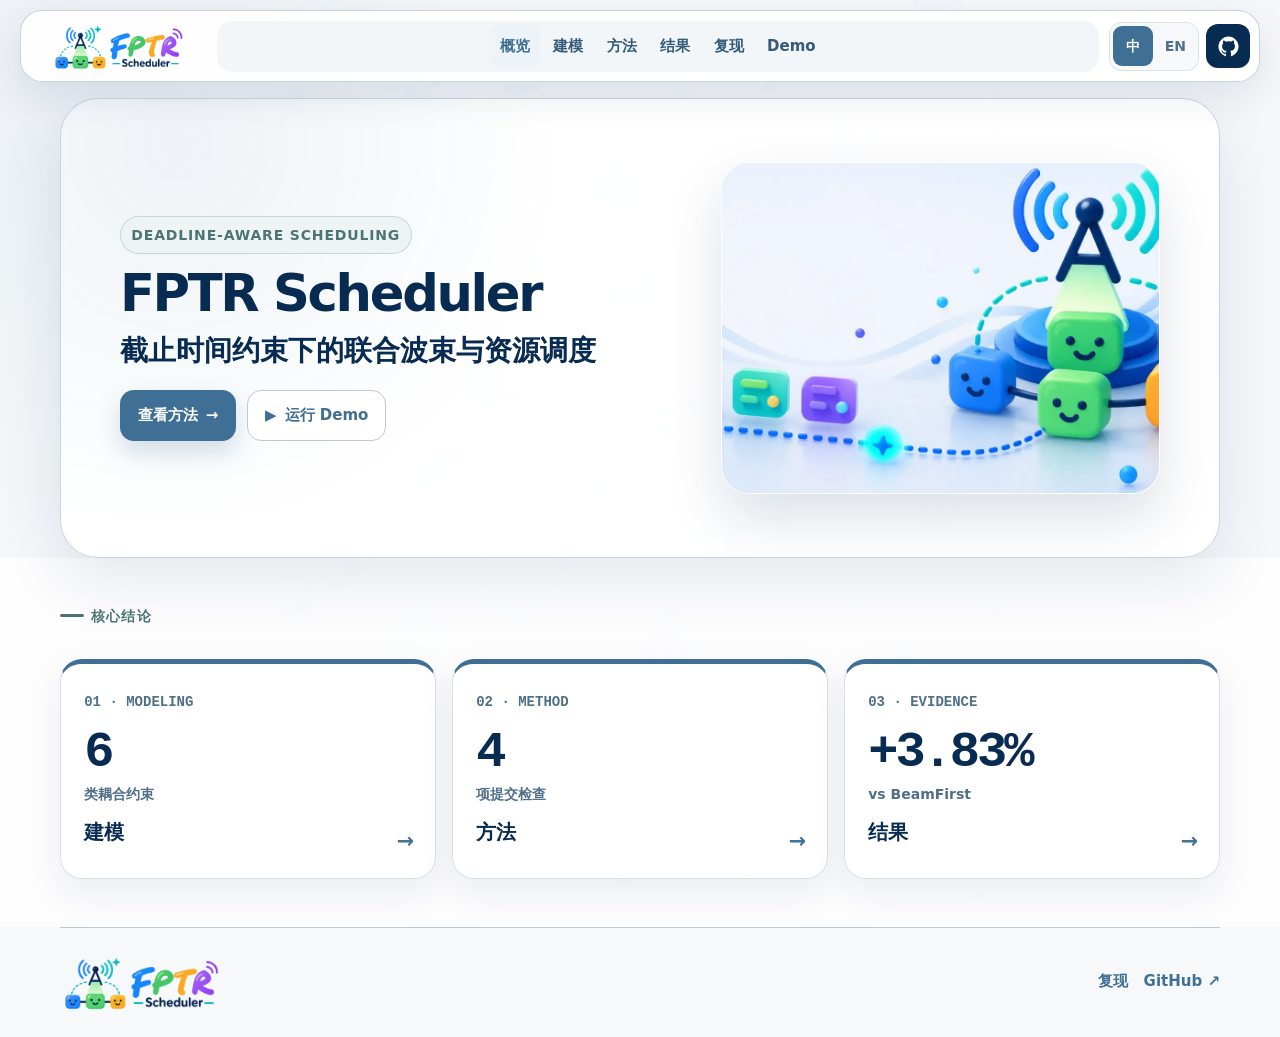
<file: docs/index.html>
<!doctype html>
<html lang="zh-CN">
  <head>
    <meta charset="utf-8" />
    <script>document.documentElement.classList.add("js");</script>
    <meta name="viewport" content="width=device-width, initial-scale=1" />
    <meta name="theme-color" content="#f6f8fa" />
    <meta name="description" content="FPTR：面向截止时间约束的联合波束与资源调度器，以可行性保持的事务式细化持续提升传输量。" />
    <meta property="og:type" content="website" />
    <meta property="og:title" content="FPTR Scheduler" />
    <meta property="og:description" content="Feasibility-preserving transactional refinement for deadline-aware wireless scheduling." />
    <meta property="og:url" content="https://rudykon.github.io/FPTR_Scheduler/" />
    <meta property="og:image" content="https://rudykon.github.io/FPTR_Scheduler/images/figure2_fptr_anessuite.png" />
    <title>FPTR Scheduler · 联合波束与资源调度</title>
    <link rel="canonical" href="https://rudykon.github.io/FPTR_Scheduler/" />
    <link rel="icon" type="image/png" href="./assets/brand/favicon-32.png" sizes="32x32" />
    <link rel="apple-touch-icon" href="./assets/brand/apple-touch-icon.png" />
    <link rel="stylesheet" href="./assets/palette.css" />
    <link rel="stylesheet" href="./assets/site.css" />
    <script src="./assets/site.js" defer></script>
  </head>
  <body>
    <a class="skip-link" href="#main" data-i18n="skip">跳到主要内容</a>
    <div class="site-shell" id="top">
      <header class="site-header">
        <a class="brand-link" href="./" aria-label="FPTR Scheduler 首页" data-i18n-aria="brandHomeAria"><img src="./assets/brand/logo-horizontal.png" alt="FPTR Scheduler" /></a>
        <button class="nav-toggle" type="button" aria-expanded="false" aria-controls="mainNav"><span data-i18n="navMenu">目录</span><svg viewBox="0 0 16 16" aria-hidden="true"><path d="m3 6 5 5 5-5" /></svg></button>
        <nav class="main-nav" id="mainNav" aria-label="主要导航" data-i18n-aria="navAria">
          <a href="./" aria-current="page"><span data-i18n="navOverview">概览</span></a>
          <a href="./modeling/"><span data-i18n="navProblem">建模</span></a>
          <a href="./method/"><span data-i18n="navMethod">方法</span></a>
          <a href="./evidence/"><span data-i18n="navEvidence">结果</span></a>
          <a href="./reproduce/"><span data-i18n="navReproduce">复现</span></a>
          <a href="./demo/"><span data-i18n="navDemo">Demo</span></a>
        </nav>
        <div class="header-actions">
          <div class="language-switch" aria-label="语言切换" data-i18n-aria="languageAria">
            <a href="./" data-locale="zh" class="active" aria-current="page">中</a>
            <a href="./en/" data-locale="en" lang="en">EN</a>
          </div>
          <a class="icon-link github-icon" href="https://github.com/rudykon/FPTR_Scheduler" target="_blank" rel="noreferrer" aria-label="GitHub 仓库" data-i18n-aria="githubAria"></a>
        </div>
      </header>

      <main id="main">
        <section class="home-hero section-wrap">
          <div class="home-hero-copy">
            <span class="paper-badge" data-i18n="paperBadge">DEADLINE-AWARE SCHEDULING</span>
            <h1 data-i18n="paperTitle">FPTR Scheduler</h1>
            <p class="home-subtitle" data-i18n="homeSubtitle">截止时间约束下的联合波束与资源调度</p>
            <div class="hero-actions">
              <a class="button button-primary" href="./method/"><span data-i18n="readMethod">查看方法</span><span aria-hidden="true">→</span></a>
              <a class="button button-secondary" href="./demo/"><span aria-hidden="true">▶</span><span data-i18n="runDemo">运行 Demo</span></a>
            </div>
          </div>
          <figure class="home-visual">
            <img src="./assets/brand/hero-light-1280x720.webp" alt="智能基站协调彩色资源块与截止路径" data-i18n-alt="heroArtAlt" />
          </figure>
        </section>

        <section class="home-summary">
          <div class="section-wrap">
            <h2 class="section-kicker" data-i18n="coreFindings">核心结论</h2>
            <div class="summary-grid">
              <a class="summary-card problem-card" href="./modeling/">
                <span>01 · MODELING</span><strong>6<small data-i18n="constraintCountLabel">类耦合约束</small></strong>
                <h3 data-i18n="snapshotProblemTitle">建模</h3>
                <b class="card-arrow" aria-hidden="true">→</b>
              </a>
              <a class="summary-card method-card" href="./method/">
                <span>02 · METHOD</span><strong>4<small data-i18n="gateCountLabel">项提交检查</small></strong>
                <h3 data-i18n="snapshotMethodTitle">方法</h3>
                <b class="card-arrow" aria-hidden="true">→</b>
              </a>
              <a class="summary-card evidence-card" href="./evidence/">
                <span>03 · EVIDENCE</span><strong>+3.83%<small data-i18n="beamFirstGainLabel">vs BeamFirst</small></strong>
                <h3 data-i18n="snapshotResultTitle">结果</h3>
                <b class="card-arrow" aria-hidden="true">→</b>
              </a>
            </div>
          </div>
        </section>
      </main>

      <footer class="site-footer">
        <div><img src="./assets/brand/logo-horizontal.png" alt="FPTR Scheduler" /></div>
        <nav class="footer-links" aria-label="项目链接" data-i18n-aria="footerLinksAria"><a href="./reproduce/" data-i18n="navReproduce">复现</a><a href="https://github.com/rudykon/FPTR_Scheduler" target="_blank" rel="noreferrer">GitHub ↗</a></nav>
      </footer>
    </div>
  </body>
</html>
</file>
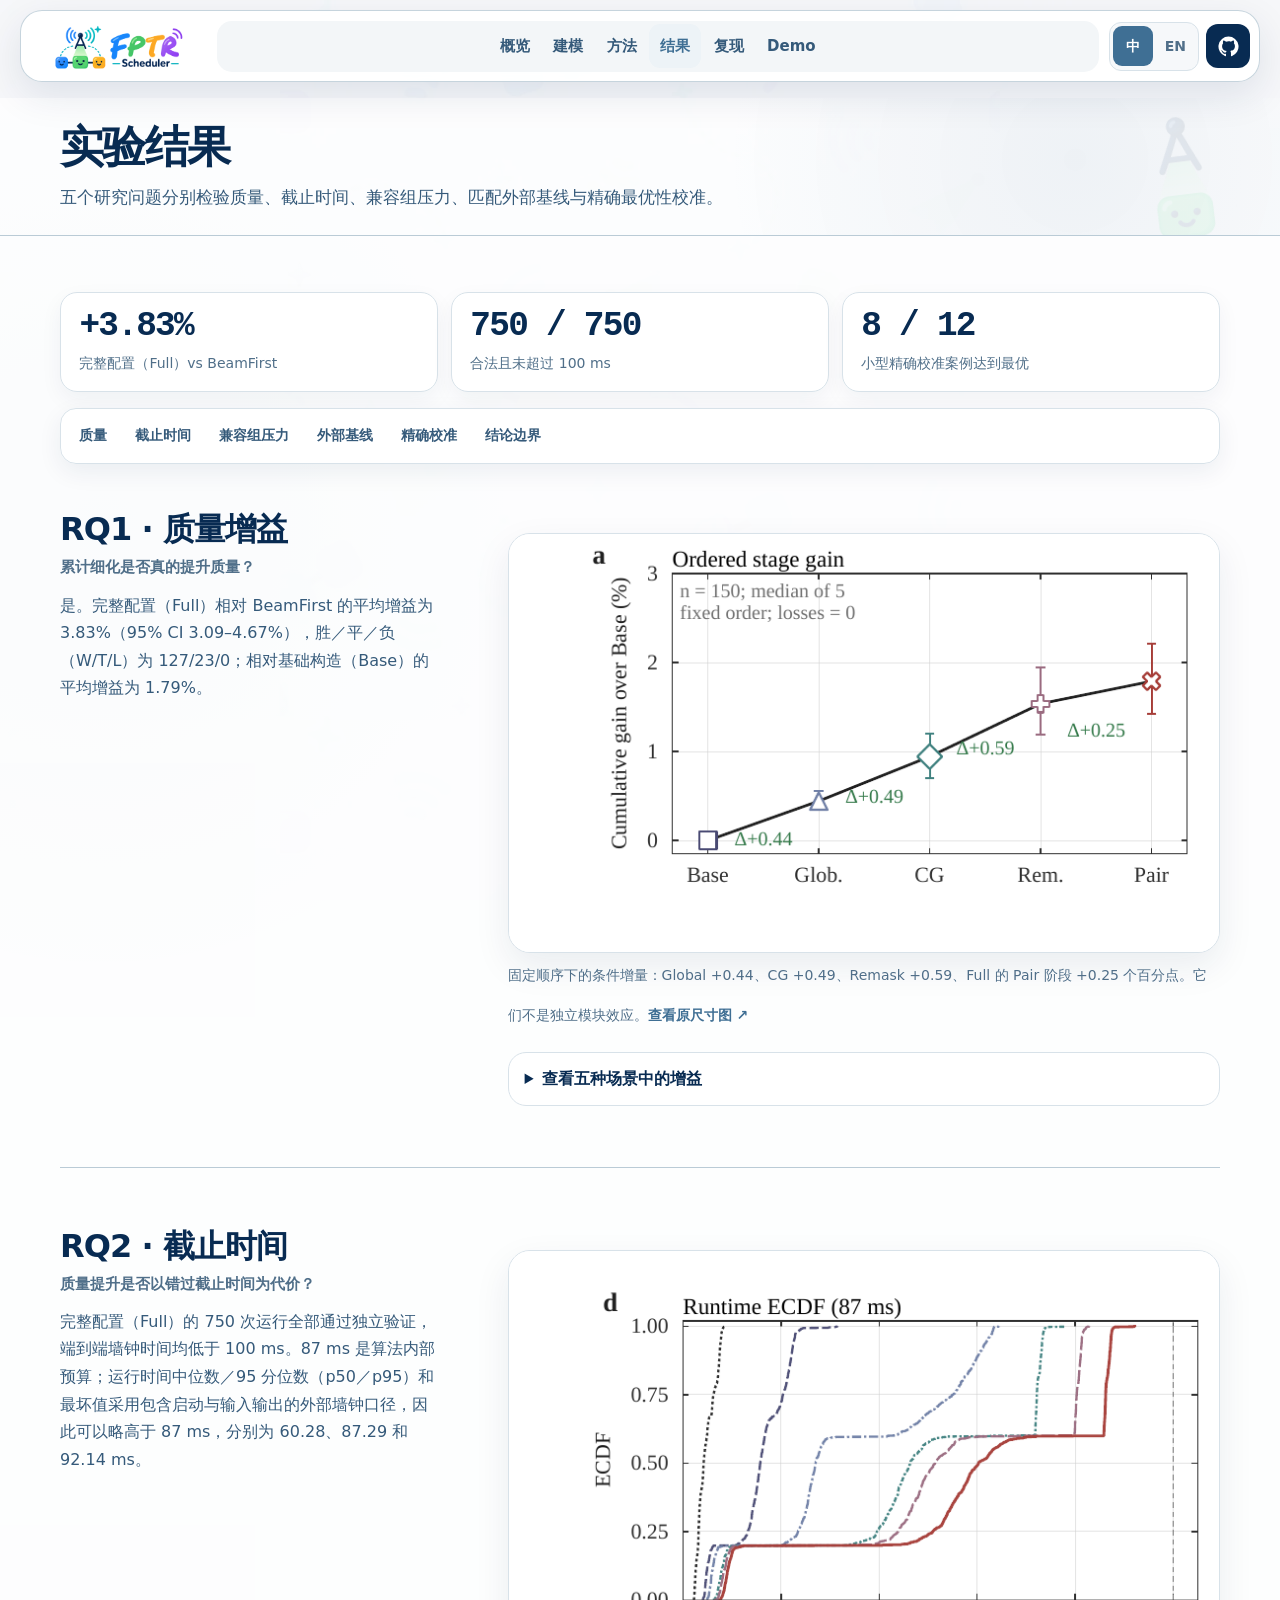
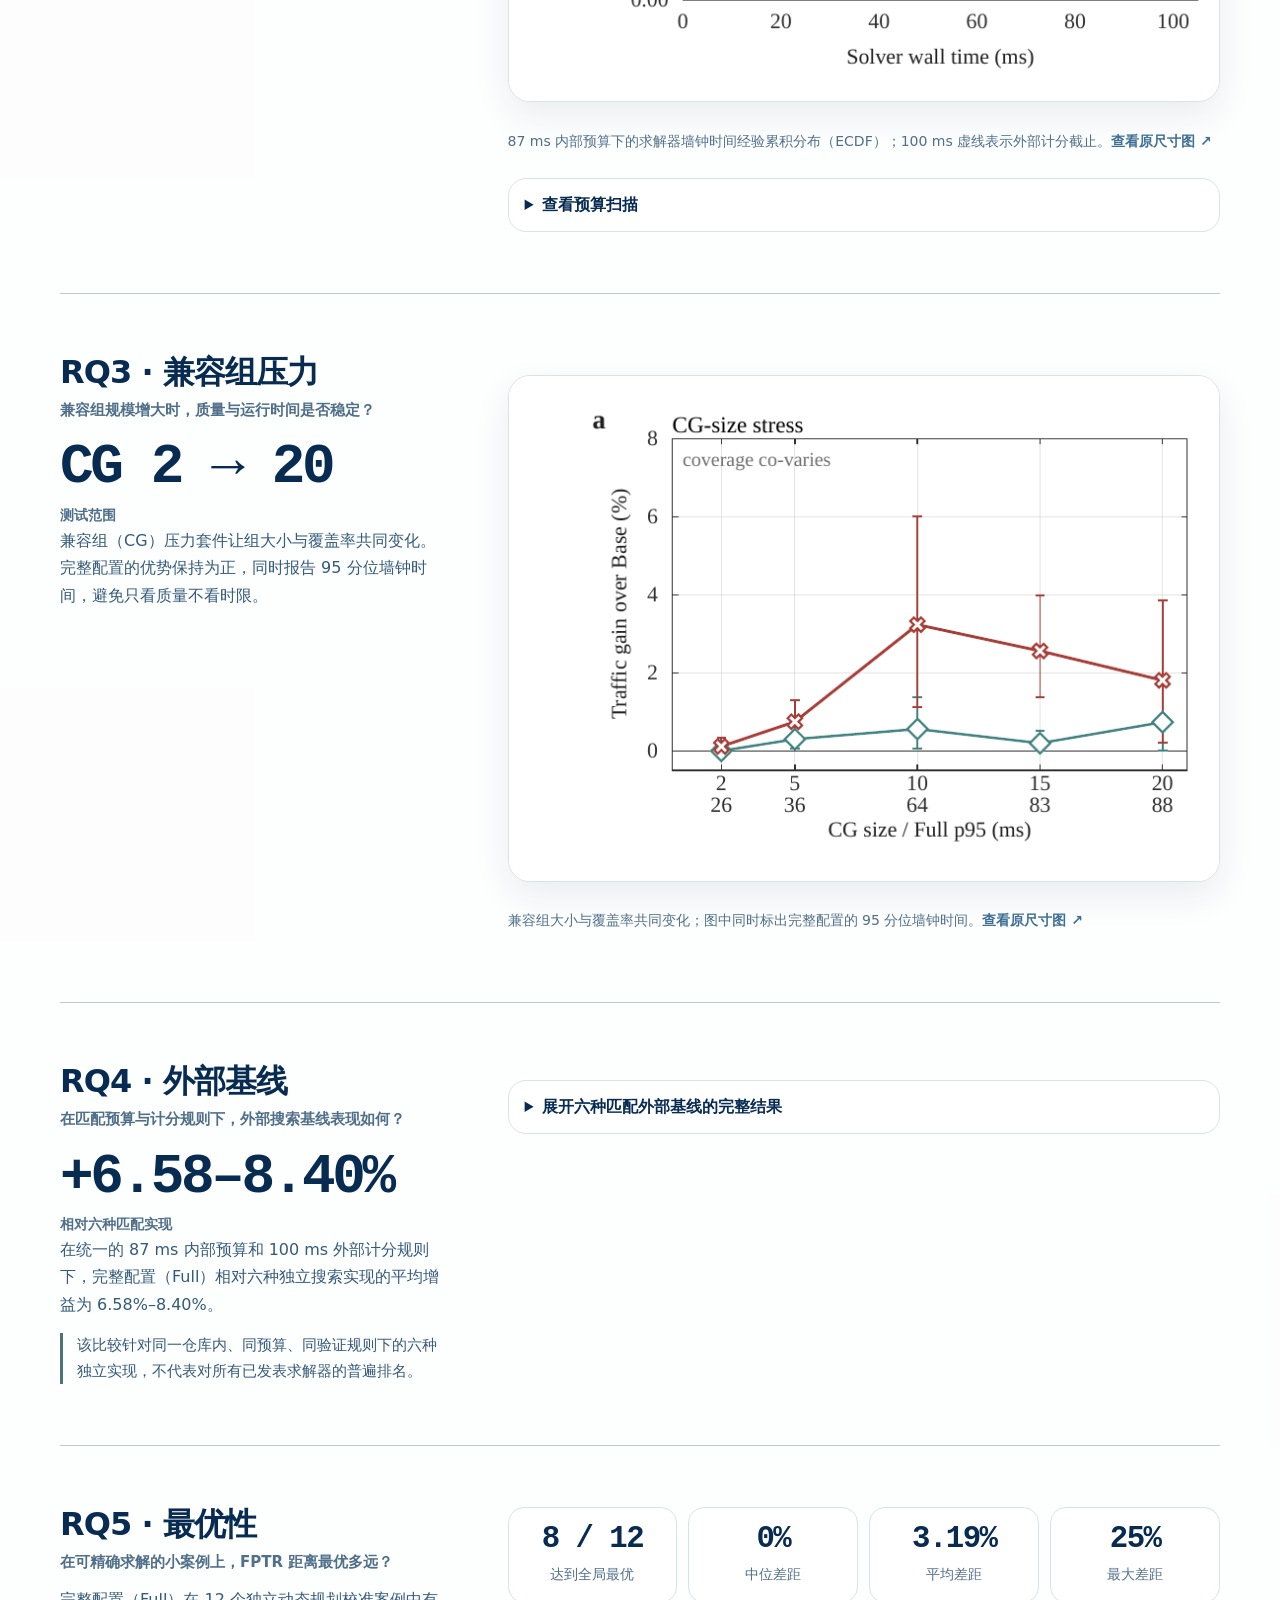
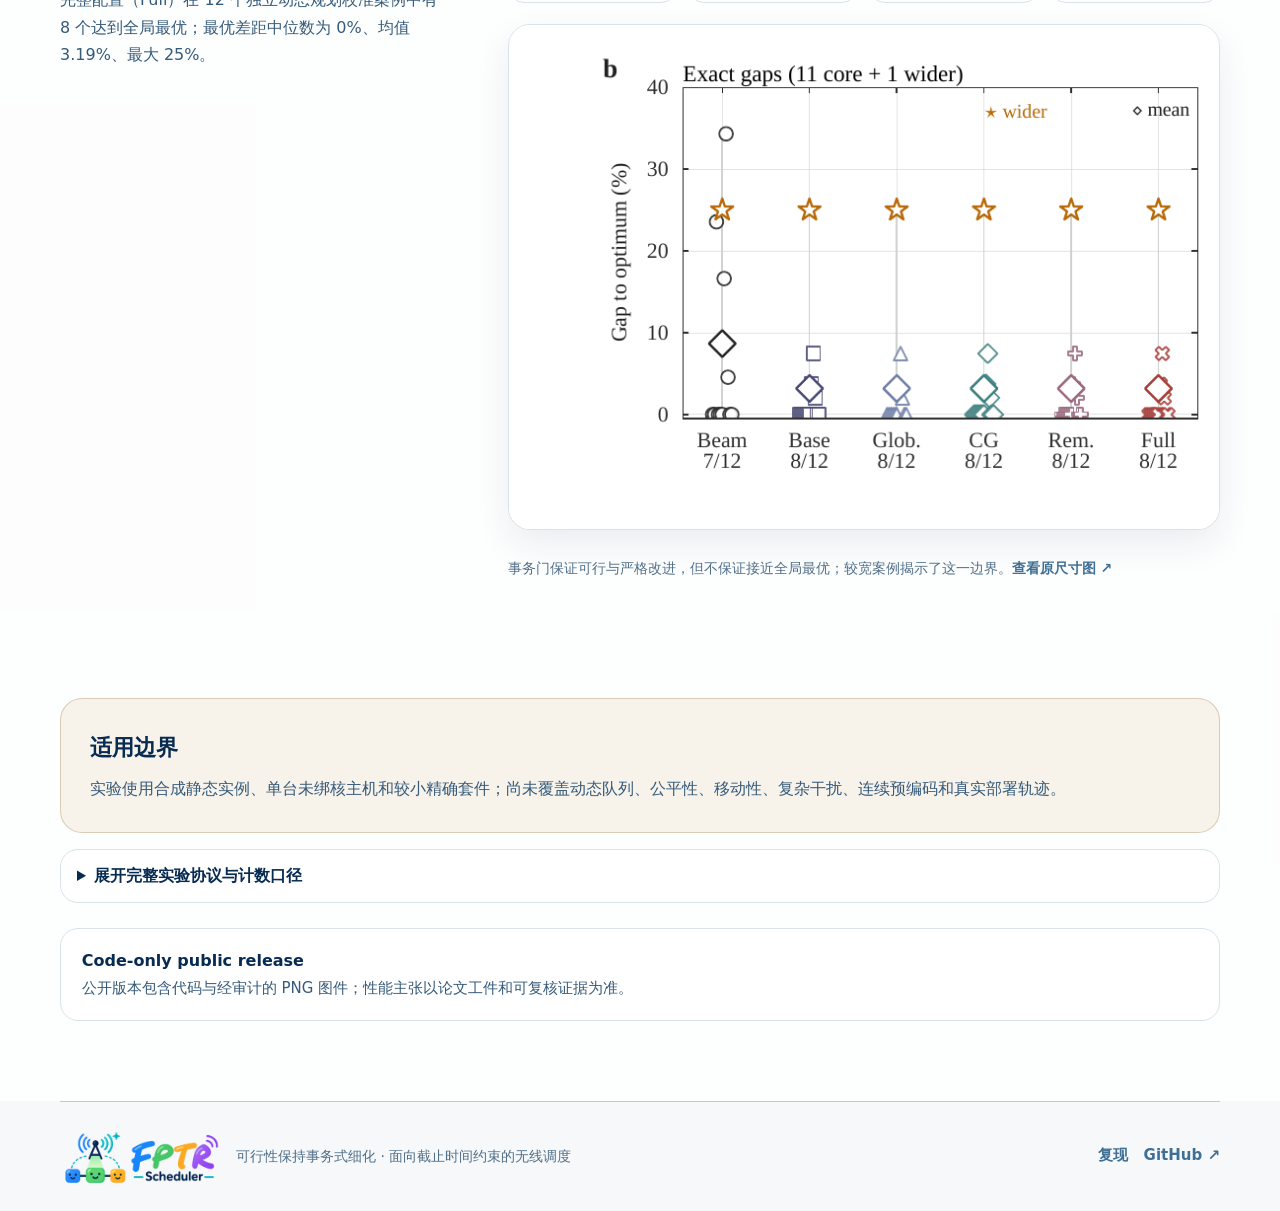
<file: docs/evidence/index.html>
<!doctype html>
<html lang="zh-CN">
  <head>
    <meta charset="utf-8" />
    <script>document.documentElement.classList.add("js");</script>
    <meta name="viewport" content="width=device-width, initial-scale=1" />
    <meta name="theme-color" content="#f6f8fa" />
    <meta name="description" content="FPTR 的阶段增益、运行时间、压力测试、外部基线比较与精确校准。" />
    <meta property="og:type" content="website" />
    <meta property="og:title" content="实验结果 · FPTR Scheduler" />
    <meta property="og:description" content="FPTR results organized by quality, deadline behavior, robustness, and exact calibration." />
    <meta property="og:url" content="https://rudykon.github.io/FPTR_Scheduler/evidence/" />
    <meta property="og:image" content="https://rudykon.github.io/FPTR_Scheduler/images/results_quality_runtime.png" />
    <title>实验结果 · FPTR Scheduler</title>
    <link rel="canonical" href="https://rudykon.github.io/FPTR_Scheduler/evidence/" />
    <link rel="icon" type="image/png" href="../assets/brand/favicon-32.png" sizes="32x32" />
    <link rel="apple-touch-icon" href="../assets/brand/apple-touch-icon.png" />
    <link rel="stylesheet" href="../assets/palette.css" />
    <link rel="stylesheet" href="../assets/site.css" />
    <script src="../assets/site.js" defer></script>
  </head>
  <body data-title-key="evidencePageTitle" data-description-key="evidencePageDescription">
    <a class="skip-link" href="#main" data-i18n="skip">跳到主要内容</a>
    <div class="site-shell" id="top">
      <header class="site-header">
        <a class="brand-link" href="../" aria-label="FPTR Scheduler 首页" data-i18n-aria="brandHomeAria"><img src="../assets/brand/logo-horizontal.png" alt="FPTR Scheduler" /></a>
        <button class="nav-toggle" type="button" aria-expanded="false" aria-controls="mainNav"><span data-i18n="navMenu">目录</span><svg viewBox="0 0 16 16" aria-hidden="true"><path d="m3 6 5 5 5-5" /></svg></button>
        <nav class="main-nav" id="mainNav" aria-label="主要导航" data-i18n-aria="navAria">
          <a href="../"><span data-i18n="navOverview">概览</span></a>
          <a href="../modeling/"><span data-i18n="navProblem">建模</span></a>
          <a href="../method/"><span data-i18n="navMethod">方法</span></a>
          <a href="../evidence/" aria-current="page"><span data-i18n="navEvidence">结果</span></a>
          <a href="../reproduce/"><span data-i18n="navReproduce">复现</span></a>
          <a href="../demo/"><span data-i18n="navDemo">Demo</span></a>
        </nav>
        <div class="header-actions">
          <div class="language-switch" aria-label="语言切换" data-i18n-aria="languageAria"><a href="../evidence/" data-locale="zh" class="active" aria-current="page">中</a><a href="../en/evidence/" data-locale="en" lang="en">EN</a></div>
          <a class="icon-link github-icon" href="https://github.com/rudykon/FPTR_Scheduler" target="_blank" rel="noreferrer" aria-label="GitHub 仓库" data-i18n-aria="githubAria"></a>
        </div>
      </header>

      <main id="main">
        <section class="page-hero page-hero-evidence">
          <div class="section-wrap">
            <h1 data-i18n="evidenceTitle">实验结果</h1>
            <p data-i18n="evidenceBody">五个研究问题分别检验质量、截止时间、兼容组压力、匹配外部基线与精确最优性校准。</p>
          </div>
          <img class="page-mascot" src="../assets/brand/submark.png" alt="" aria-hidden="true" />
        </section>

        <section class="detail-section">
          <div class="section-wrap">
            <div class="evidence-highlights" aria-label="关键结果" data-i18n-aria="keyResultsAria">
              <a href="#quality"><strong>+3.83%</strong><span data-i18n="highlightQuality">完整配置（Full）vs BeamFirst</span></a>
              <a href="#deadline"><strong>750 / 750</strong><span data-i18n="highlightDeadline">合法且未超过 100 ms</span></a>
              <a href="#exact"><strong>8 / 12</strong><span data-i18n="highlightExact">小型精确校准案例达到最优</span></a>
            </div>

            <div class="rq-navigation">
              <button class="rq-toggle" type="button" aria-expanded="false" aria-controls="rqNav"><span data-i18n="rqOnThisPage">本页：</span><strong data-rq-current data-i18n="rqNavQuality">质量</strong><i aria-hidden="true">⌄</i></button>
              <nav class="rq-nav" id="rqNav" aria-label="实验结果章节" data-i18n-aria="evidenceSectionsAria">
                <a href="#quality" data-i18n="rqNavQuality">质量</a>
                <a href="#deadline" data-i18n="rqNavDeadline">截止时间</a>
                <a href="#cg-stress" data-i18n="rqNavCg">兼容组压力</a>
                <a href="#baselines" data-i18n="rqNavBaselines">外部基线</a>
                <a href="#exact" data-i18n="rqNavExact">精确校准</a>
                <a href="#limits" data-i18n="rqNavLimits">结论边界</a>
              </nav>
            </div>

            <section class="rq" id="quality">
              <div class="rq-summary">
                <h2 data-i18n="rq1Title">RQ1 · 质量增益</h2>
                <p class="rq-question" data-i18n="rq1Question">累计细化是否真的提升质量？</p>
                <p data-i18n="rq1Body">是。完整配置（Full）相对 BeamFirst 的平均增益为 3.83%（95% CI 3.09–4.67%），胜／平／负（W/T/L）为 127/23/0；相对基础构造（Base）的平均增益为 1.79%。</p>
              </div>
              <div>
                <figure class="web-figure">
                  <a class="figure-image-link" href="../images/web_stage_gain.png" target="_blank" rel="noreferrer"><img src="../images/web_stage_gain.png" alt="FPTR 各累计细化阶段的条件增益" data-i18n-alt="stageGainAlt" /></a>
                  <figcaption><span data-i18n="stageGainCaption">固定顺序下的条件增量：Global +0.44、CG +0.49、Remask +0.59、Full 的 Pair 阶段 +0.25 个百分点。它们不是独立模块效应。</span><a class="figure-size-link" href="../images/web_stage_gain.png" target="_blank" rel="noreferrer"><span data-i18n="viewFullFigure">查看原尺寸图</span>&nbsp;↗</a></figcaption>
                </figure>
                <details class="secondary-figure">
                  <summary data-i18n="scenarioFigureDetails">查看五种场景中的增益</summary>
                  <div class="details-body"><figure class="web-figure">
                    <a class="figure-image-link" href="../images/web_scenario_gain.png" target="_blank" rel="noreferrer"><img src="../images/web_scenario_gain.png" alt="FPTR 在五种规模与压力场景中的平均增益" data-i18n-alt="scenarioGainAlt" /></a>
                    <figcaption><span data-i18n="scenarioGainCaption">完整配置在五种规模与压力场景中的平均增益均为正；点击图件可按原尺寸查看。</span><a class="figure-size-link" href="../images/web_scenario_gain.png" target="_blank" rel="noreferrer"><span data-i18n="viewFullFigure">查看原尺寸图</span>&nbsp;↗</a></figcaption>
                  </figure></div>
                </details>
              </div>
            </section>

            <section class="rq" id="deadline">
              <div class="rq-summary">
                <h2 data-i18n="rq2Title">RQ2 · 截止时间</h2>
                <p class="rq-question" data-i18n="rq2Question">质量提升是否以错过截止时间为代价？</p>
                <p data-i18n="rq2Body">完整配置（Full）的 750 次运行全部通过独立验证，端到端墙钟时间均低于 100 ms。87 ms 是算法内部预算；运行时间中位数／95 分位数（p50／p95）和最坏值采用包含启动与输入输出的外部墙钟口径，因此可以略高于 87 ms，分别为 60.28、87.29 和 92.14 ms。</p>
              </div>
              <div>
                <figure class="web-figure">
                  <a class="figure-image-link" href="../images/web_runtime_ecdf.png" target="_blank" rel="noreferrer"><img src="../images/web_runtime_ecdf.png" alt="87 毫秒内部预算下的 FPTR 运行时间经验累积分布" data-i18n-alt="runtimeAlt" /></a>
                  <figcaption><span data-i18n="runtimeCaption">87 ms 内部预算下的求解器墙钟时间经验累积分布（ECDF）；100 ms 虚线表示外部计分截止。</span><a class="figure-size-link" href="../images/web_runtime_ecdf.png" target="_blank" rel="noreferrer"><span data-i18n="viewFullFigure">查看原尺寸图</span>&nbsp;↗</a></figcaption>
                </figure>
                <details class="secondary-figure">
                  <summary data-i18n="budgetFigureDetails">查看预算扫描</summary>
                  <div class="details-body"><figure class="web-figure">
                    <a class="figure-image-link" href="../images/web_budget_quality.png" target="_blank" rel="noreferrer"><img src="../images/web_budget_quality.png" alt="FPTR 内部预算与调度质量的关系" data-i18n-alt="budgetAlt" /></a>
                    <figcaption><span data-i18n="budgetCaption">预算从 60 ms 增至 87 ms 时，平均增益从 1.60% 增至 1.65%，显示边际收益已开始趋平。</span><a class="figure-size-link" href="../images/web_budget_quality.png" target="_blank" rel="noreferrer"><span data-i18n="viewFullFigure">查看原尺寸图</span>&nbsp;↗</a></figcaption>
                  </figure></div>
                </details>
              </div>
            </section>

            <section class="rq" id="cg-stress">
              <div class="rq-summary">
                <h2 data-i18n="rq3Title">RQ3 · 兼容组压力</h2>
                <p class="rq-question" data-i18n="rq3Question">兼容组规模增大时，质量与运行时间是否稳定？</p>
                <div class="rq-metric rq-metric-labeled"><strong>CG 2 → 20</strong><span data-i18n="testRangeLabel">测试范围</span></div>
                <p data-i18n="rq3Body">兼容组（CG）压力套件让组大小与覆盖率共同变化。完整配置的优势保持为正，同时报告 95 分位墙钟时间，避免只看质量不看时限。</p>
              </div>
              <div>
                <figure class="web-figure">
                  <a class="figure-image-link" href="../images/web_cg_stress.png" target="_blank" rel="noreferrer"><img src="../images/web_cg_stress.png" alt="兼容组规模压力测试中的质量与运行时间" data-i18n-alt="cgStressAlt" /></a>
                  <figcaption><span data-i18n="cgStressCaption">兼容组大小与覆盖率共同变化；图中同时标出完整配置的 95 分位墙钟时间。</span><a class="figure-size-link" href="../images/web_cg_stress.png" target="_blank" rel="noreferrer"><span data-i18n="viewFullFigure">查看原尺寸图</span>&nbsp;↗</a></figcaption>
                </figure>
              </div>
            </section>

            <section class="rq" id="baselines">
              <div class="rq-summary">
                <h2 data-i18n="rq4Title">RQ4 · 外部基线</h2>
                <p class="rq-question" data-i18n="rq4Question">在匹配预算与计分规则下，外部搜索基线表现如何？</p>
                <div class="rq-metric rq-metric-labeled"><strong>+6.58–8.40%</strong><span data-i18n="matchedImplementationsLabel">相对六种匹配实现</span></div>
                <p data-i18n="rq4Body">在统一的 87 ms 内部预算和 100 ms 外部计分规则下，完整配置（Full）相对六种独立搜索实现的平均增益为 6.58%–8.40%。</p>
                <p class="rq-qualifier" data-i18n="rq4Qualifier">该比较针对同一仓库内、同预算、同验证规则下的六种独立实现，不代表对所有已发表求解器的普遍排名。</p>
              </div>
              <div>
                <details>
                  <summary data-i18n="baselineDetails">展开六种匹配外部基线的完整结果</summary>
                  <div class="details-body">
                    <p data-i18n="baselineBody">这些程序共享输入输出契约、目标和验证过程，但不调用 FPTR 核心代码。表中未命中按 D = 100 ms 的端到端外部墙钟统计，B = 87 ms 是共同的内部预算。结果仅说明本模型、主机和实现族下的匹配比较，不代表对所有已发表求解器的普遍排名。</p>
                    <div class="table-wrap">
                      <table class="baseline-table">
                        <thead><tr><th data-i18n="baselineMethod">基线</th><th data-i18n="baselineGain">完整配置相对增益</th><th>W / T / L</th><th data-i18n="baselineMisses">750 次中的 100 ms 外部截止未命中</th></tr></thead>
                        <tbody>
                          <tr><th>ALNS</th><td>+7.61%</td><td>134 / 5 / 11</td><td>74</td></tr>
                          <tr><th>Tabu</th><td>+7.75%</td><td>139 / 4 / 7</td><td>18</td></tr>
                          <tr><th>GA</th><td>+6.58%</td><td>127 / 2 / 21</td><td>44</td></tr>
                          <tr><th>SA</th><td>+7.90%</td><td>137 / 4 / 9</td><td>15</td></tr>
                          <tr><th>ILS</th><td>+8.40%</td><td>137 / 4 / 9</td><td>41</td></tr>
                          <tr><th>GRASP</th><td>+7.59%</td><td>140 / 2 / 8</td><td>27</td></tr>
                        </tbody>
                      </table>
                    </div>
                  </div>
                </details>
              </div>
            </section>

            <section class="rq" id="exact">
              <div class="rq-summary">
                <h2 data-i18n="rq5Title">RQ5 · 最优性</h2>
                <p class="rq-question" data-i18n="rq5Question">在可精确求解的小案例上，FPTR 距离最优多远？</p>
                <p data-i18n="rq5Body">完整配置（Full）在 12 个独立动态规划校准案例中有 8 个达到全局最优；最优差距中位数为 0%、均值 3.19%、最大 25%。</p>
              </div>
              <div>
                <div class="exact-metrics">
                  <article><strong>8 / 12</strong><span data-i18n="exactReached">达到全局最优</span></article>
                  <article><strong>0%</strong><span data-i18n="exactMedian">中位差距</span></article>
                  <article><strong>3.19%</strong><span data-i18n="exactMean">平均差距</span></article>
                  <article><strong>25%</strong><span data-i18n="exactMax">最大差距</span></article>
                </div>
                <figure class="web-figure">
                  <a class="figure-image-link" href="../images/web_optimality_gap.png" target="_blank" rel="noreferrer"><img src="../images/web_optimality_gap.png" alt="十二个可精确求解小案例上的 FPTR 最优性差距" data-i18n-alt="optimalityAlt" /></a>
                  <figcaption><span data-i18n="optimalityCaption">事务门保证可行与严格改进，但不保证接近全局最优；较宽案例揭示了这一边界。</span><a class="figure-size-link" href="../images/web_optimality_gap.png" target="_blank" rel="noreferrer"><span data-i18n="viewFullFigure">查看原尺寸图</span>&nbsp;↗</a></figcaption>
                </figure>
              </div>
            </section>

            <section class="limitations" id="limits">
              <h2 data-i18n="limitsTitle">适用边界</h2>
              <p data-i18n="limitsBody">实验使用合成静态实例、单台未绑核主机和较小精确套件；尚未覆盖动态队列、公平性、移动性、复杂干扰、连续预编码和真实部署轨迹。</p>
            </section>

            <details id="protocol">
              <summary data-i18n="protocolDetails">展开完整实验协议与计数口径</summary>
              <div class="details-body">
                <h2 data-i18n="protocolTitle">实验协议</h2>
                <p class="protocol-lead" data-i18n="protocolLead">同一输入、同一目标、同一验证器，并对迟到结果计零分。</p>
                <p data-i18n="protocolBody">单线程 C++17 调度器使用 g++ 13.3、-O2，在 Linux 6.8 与 2.30 GHz Xeon E5-2686 v4 上运行。外部墙钟时间覆盖进程启动到输出收集；非零退出、非法输出或超过 100 ms 的运行均计为零效用，Python 验证器独立重算目标值。</p>
                <p class="equation-lead" data-i18n="metricEquationLead">实例级统计单位与相对增益</p>
                <div class="formula-block" id="eq-a1" data-equation="A1" tabindex="0">
                  <div class="equation-row">
                    <math display="block" aria-label="附录式（A1）：每个实例和方法取五次流量的中位数；方法 A 相对方法 B 的实例增益等于两者中位流量之差除以方法 B 的中位流量" data-i18n-aria="metricEquationAria">
                      <semantics>
                        <mtable columnalign="left" rowspacing=".55em">
                          <mtr><mtd><mrow><msub><mover accent="true"><mi>F</mi><mo>~</mo></mover><mrow><mi>i</mi><mo>,</mo><mi>m</mi></mrow></msub><mo>=</mo><munder><mi mathvariant="normal">median</mi><mrow><mi>j</mi><mo>=</mo><mn>1</mn><mo>,</mo><mo>…</mo><mo>,</mo><mn>5</mn></mrow></munder><msub><mi>F</mi><mrow><mi>i</mi><mo>,</mo><mi>m</mi><mo>,</mo><mi>j</mi></mrow></msub><mo>,</mo></mrow></mtd></mtr>
                          <mtr><mtd><mrow><msub><mi>g</mi><mi>i</mi></msub><mo>⁡</mo><mo fence="true" stretchy="false">(</mo><mi>A</mi><mo>,</mo><mi>B</mi><mo fence="true" stretchy="false">)</mo><mo>=</mo><mfrac><mrow><msub><mover accent="true"><mi>F</mi><mo>~</mo></mover><mrow><mi>i</mi><mo>,</mo><mi>A</mi></mrow></msub><mo>−</mo><msub><mover accent="true"><mi>F</mi><mo>~</mo></mover><mrow><mi>i</mi><mo>,</mo><mi>B</mi></mrow></msub></mrow><msub><mover accent="true"><mi>F</mi><mo>~</mo></mover><mrow><mi>i</mi><mo>,</mo><mi>B</mi></mrow></msub></mfrac><mo>.</mo></mrow></mtd></mtr>
                        </mtable>
                        <annotation encoding="application/x-tex">\widetilde F_{i,m}=\operatorname*{median}_{j=1,\ldots,5}F_{i,m,j},\quad g_i(A,B)=\frac{\widetilde F_{i,A}-\widetilde F_{i,B}}{\widetilde F_{i,B}}.</annotation>
                      </semantics>
                    </math>
                    <span class="equation-number" aria-hidden="true">(A1)</span>
                  </div>
                </div>
                <p class="equation-note" data-i18n="metricEquationNote">百分比先在每个场景内平均实例级增益，再对五个场景等权汇总，因此不应与总流量均值之比混用。</p>
                <p><strong>150</strong> <span data-i18n="protocolInstances">固定实例</span> · <strong>5 × 30</strong> <span data-i18n="protocolRegimes">五种规模与压力场景</span> · <strong>5</strong> <span data-i18n="protocolRepeats">每实例独立重复</span> · <strong>15,360</strong> <span data-i18n="protocolLaunches">内部与外部正式启动总数</span></p>
              </div>
            </details>
            <div class="release-note"><p><strong data-i18n="release">Code-only public release</strong><span data-i18n="evidenceNote">公开版本包含代码与经审计的 PNG 图件；性能主张以论文工件和可复核证据为准。</span></p></div>
          </div>
        </section>
      </main>

      <footer class="site-footer">
        <div><img src="../assets/brand/logo-horizontal.png" alt="FPTR Scheduler" /><p data-i18n="footer">可行性保持事务式细化 · 面向截止时间约束的无线调度</p></div>
        <nav class="footer-links" aria-label="项目链接" data-i18n-aria="footerLinksAria"><a href="../reproduce/" data-i18n="navReproduce">复现</a><a href="https://github.com/rudykon/FPTR_Scheduler" target="_blank" rel="noreferrer">GitHub ↗</a></nav>
      </footer>
    </div>
  </body>
</html>
</file>
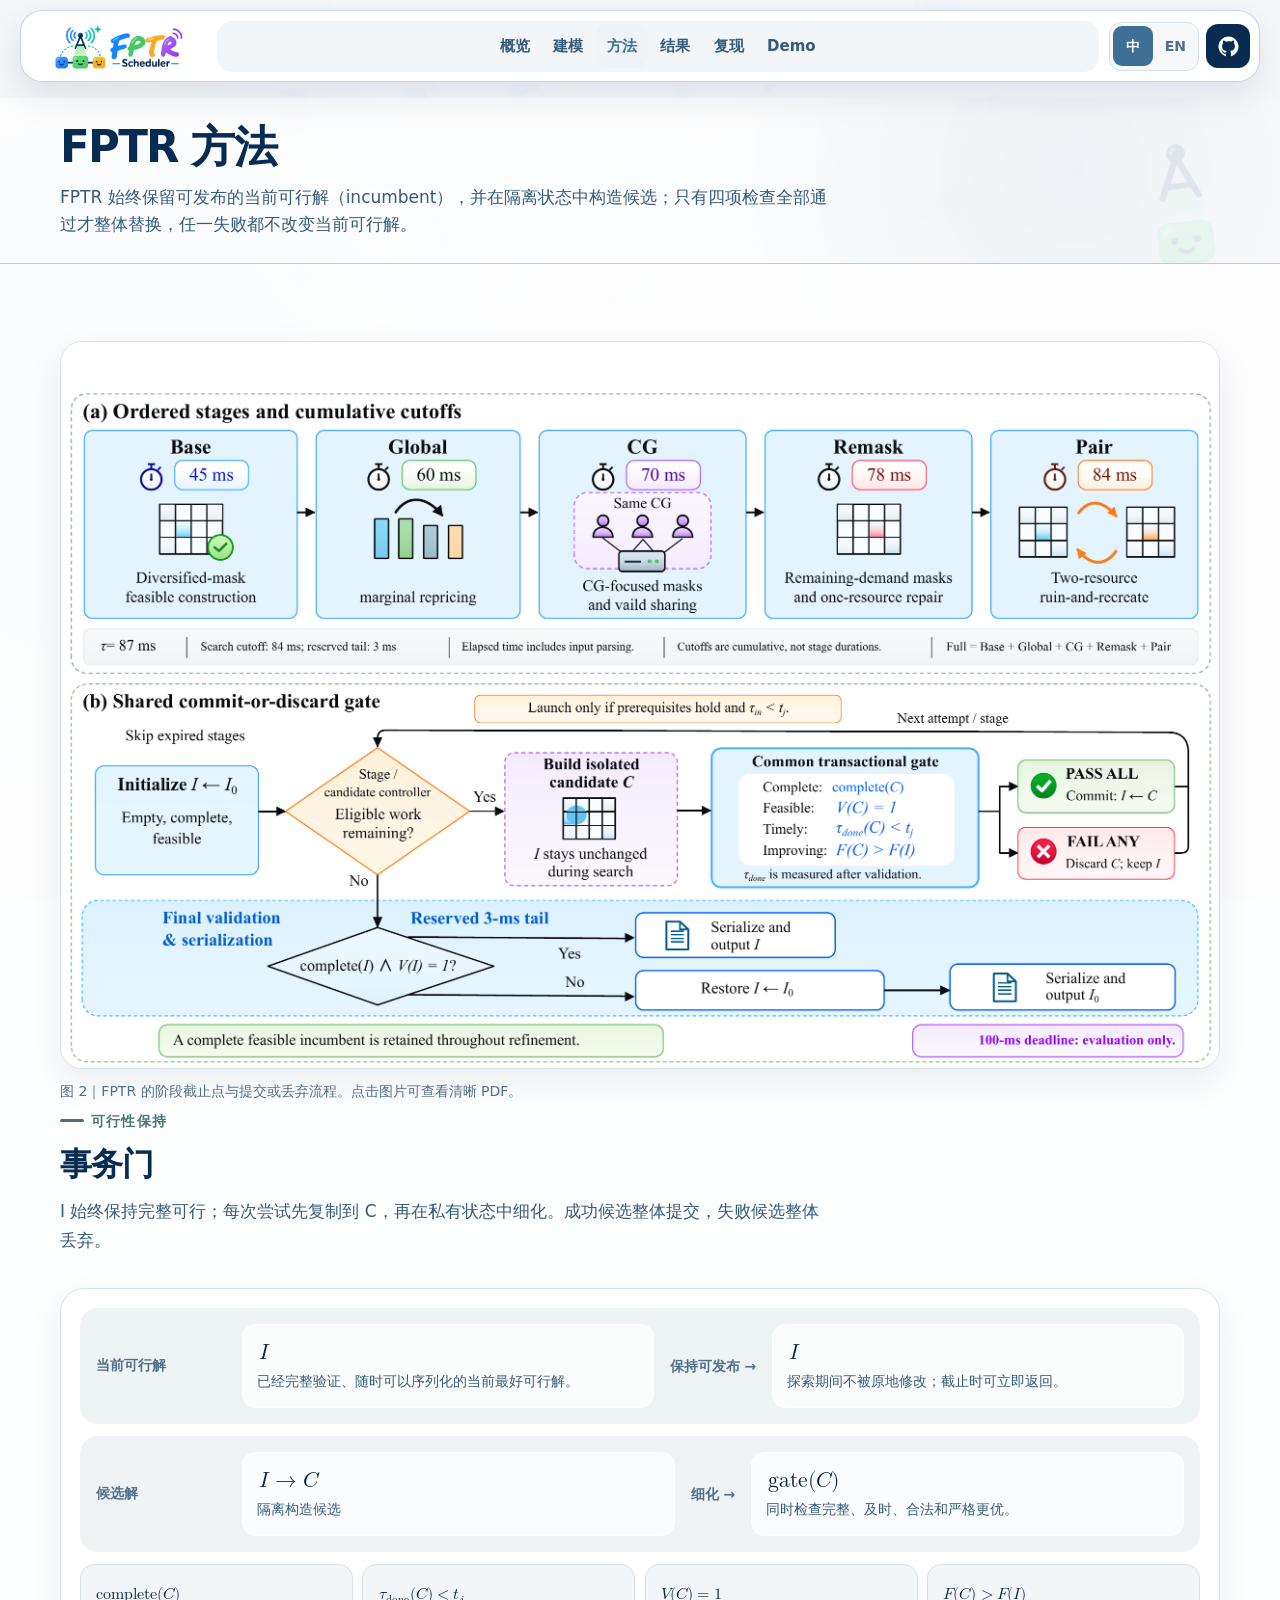
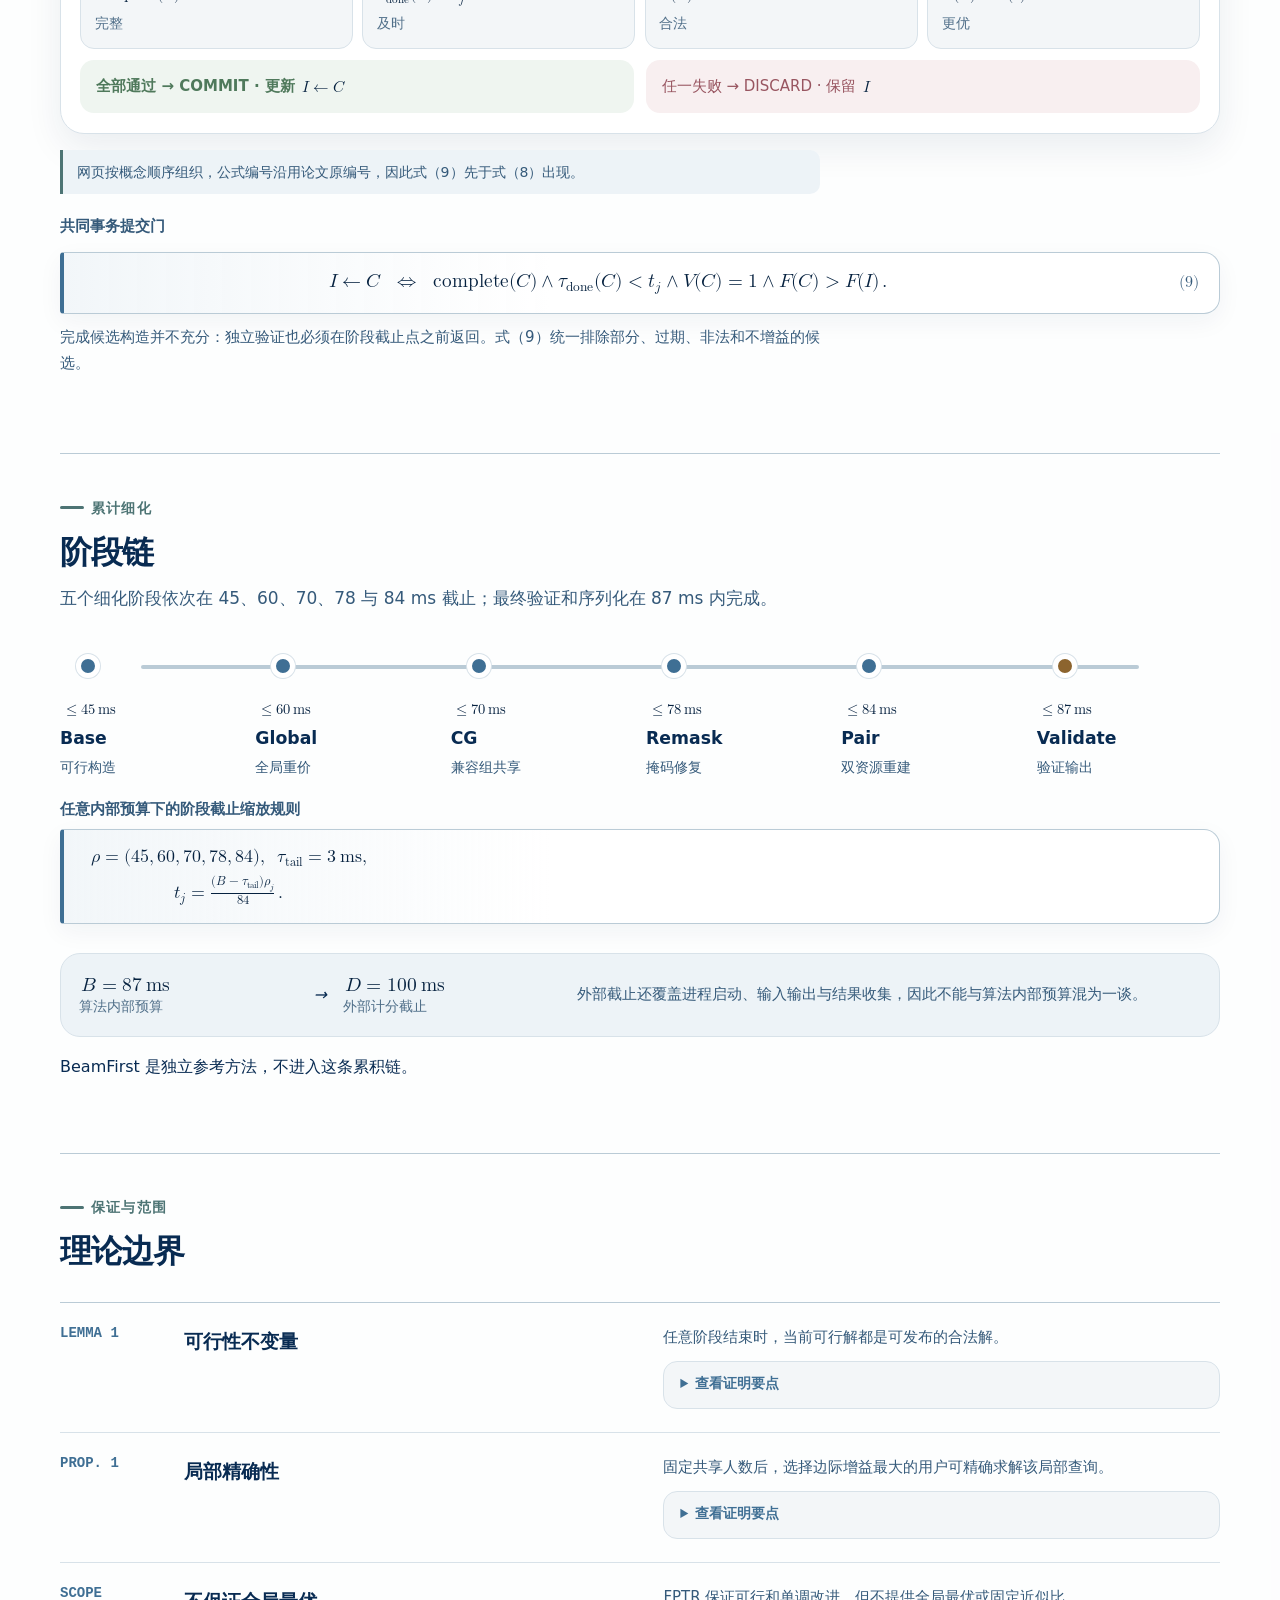
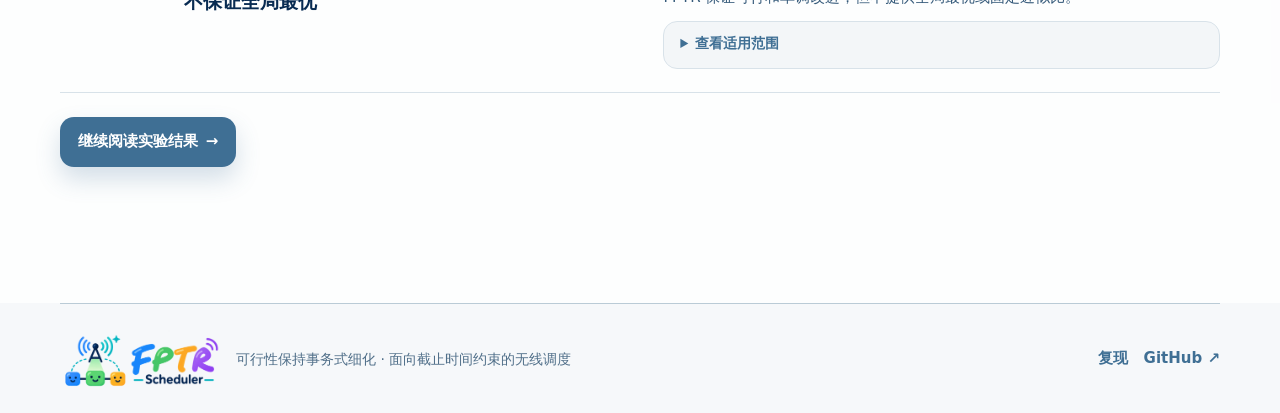
<file: docs/method/index.html>
<!doctype html>
<html lang="zh-CN">
  <head>
    <meta charset="utf-8" />
    <script>document.documentElement.classList.add("js");</script>
    <meta name="viewport" content="width=device-width, initial-scale=1" />
    <meta name="theme-color" content="#f6f8fa" />
    <meta name="description" content="FPTR 的可行性保持事务式细化、共同提交门、五阶段累计链与理论保证。" />
    <meta property="og:type" content="website" />
    <meta property="og:title" content="FPTR 方法 · FPTR Scheduler" />
    <meta property="og:description" content="The transactional commit gate, cumulative refinement stages, and guarantees behind FPTR." />
    <meta property="og:url" content="https://rudykon.github.io/FPTR_Scheduler/method/" />
    <meta property="og:image" content="https://rudykon.github.io/FPTR_Scheduler/images/figure2_fptr_anessuite.png" />
    <title>FPTR 方法 · FPTR Scheduler</title>
    <link rel="canonical" href="https://rudykon.github.io/FPTR_Scheduler/method/" />
    <link rel="icon" type="image/png" href="../assets/brand/favicon-32.png" sizes="32x32" />
    <link rel="apple-touch-icon" href="../assets/brand/apple-touch-icon.png" />
    <link rel="stylesheet" href="../assets/palette.css" />
    <link rel="stylesheet" href="../assets/site.css" />
    <script src="../assets/site.js" defer></script>
  </head>
  <body data-title-key="methodPageTitle" data-description-key="methodPageDescription">
    <a class="skip-link" href="#main" data-i18n="skip">跳到主要内容</a>
    <div class="site-shell" id="top">
      <header class="site-header">
        <a class="brand-link" href="../" aria-label="FPTR Scheduler 首页" data-i18n-aria="brandHomeAria"><img src="../assets/brand/logo-horizontal.png" alt="FPTR Scheduler" /></a>
        <button class="nav-toggle" type="button" aria-expanded="false" aria-controls="mainNav"><span data-i18n="navMenu">目录</span><svg viewBox="0 0 16 16" aria-hidden="true"><path d="m3 6 5 5 5-5" /></svg></button>
        <nav class="main-nav" id="mainNav" aria-label="主要导航" data-i18n-aria="navAria">
          <a href="../"><span data-i18n="navOverview">概览</span></a>
          <a href="../modeling/"><span data-i18n="navProblem">建模</span></a>
          <a href="../method/" aria-current="page"><span data-i18n="navMethod">方法</span></a>
          <a href="../evidence/"><span data-i18n="navEvidence">结果</span></a>
          <a href="../reproduce/"><span data-i18n="navReproduce">复现</span></a>
          <a href="../demo/"><span data-i18n="navDemo">Demo</span></a>
        </nav>
        <div class="header-actions">
          <div class="language-switch" aria-label="语言切换" data-i18n-aria="languageAria"><a href="../method/" data-locale="zh" class="active" aria-current="page">中</a><a href="../en/method/" data-locale="en" lang="en">EN</a></div>
          <a class="icon-link github-icon" href="https://github.com/rudykon/FPTR_Scheduler" target="_blank" rel="noreferrer" aria-label="GitHub 仓库" data-i18n-aria="githubAria"></a>
        </div>
      </header>

      <main id="main">
        <section class="page-hero page-hero-method">
          <div class="section-wrap">
            <h1 data-i18n="methodTitle">FPTR 方法</h1>
            <p data-i18n="methodBody">FPTR 始终保留可发布的当前可行解（incumbent），并在隔离状态中构造候选；只有四项检查全部通过才整体替换，任一失败都不改变当前可行解。</p>
          </div>
          <img class="page-mascot" src="../assets/brand/submark.png" alt="" aria-hidden="true" />
        </section>

        <section class="detail-section">
          <div class="section-wrap">
            <figure class="web-figure" id="pipeline-figure">
              <a class="figure-image-link" href="../images/figure2_fptr_anessuite.pdf" target="_blank" rel="noreferrer" aria-label="查看论文原始方法图" data-i18n-aria="viewPaperFigure">
                <img src="../images/figure2_fptr_anessuite.png" width="2400" height="1505" decoding="async" alt="图 2：FPTR 五阶段累计截止点、候选启动检查、提交或丢弃门控与最终输出流程" data-i18n-alt="methodFigureAlt" />
              </a>
              <figcaption data-i18n="methodFigureCaption">图 2｜FPTR 的阶段截止点与提交或丢弃流程。点击图片可查看清晰 PDF。</figcaption>
            </figure>
            <section class="editorial-section" id="transaction">
              <div class="section-heading">
                <p class="section-kicker" data-i18n="commitRuleTitle">可行性保持</p>
                <h2 data-i18n="methodStateTitle">事务门</h2>
                <p data-i18n="methodStateBody">I 始终保持完整可行；每次尝试先复制到 C，再在私有状态中细化。成功候选整体提交，失败候选整体丢弃。</p>
              </div>
              <div class="transaction-diagram" aria-label="FPTR 当前可行解与候选解通道" data-i18n-aria="transactionDiagramAria">
                <div class="transaction-lane incumbent-lane">
                  <span class="lane-label" data-i18n="incumbentTitle">当前可行解</span>
                  <article><strong><math class="inline-math"><mi>I</mi></math></strong><p data-i18n="incumbentBody">已经完整验证、随时可以序列化的当前最好可行解。</p></article>
                  <i aria-hidden="true" data-i18n="incumbentPersist">保持可发布 →</i>
                  <article><strong><math class="inline-math"><mi>I</mi></math></strong><p data-i18n="publishableBody">探索期间不被原地修改；截止时可立即返回。</p></article>
                </div>
                <div class="transaction-lane candidate-lane">
                  <span class="lane-label" data-i18n="candidateTitle">候选解</span>
                  <article><strong><math class="inline-math"><mi>I</mi><mo>→</mo><mi>C</mi></math></strong><p data-i18n="candidateIsolation">隔离构造候选</p></article>
                  <i aria-hidden="true" data-i18n="refineArrow">细化 →</i>
                  <article><strong><math class="inline-math"><mi mathvariant="normal">gate</mi><mo>⁡</mo><mo fence="true" stretchy="false">(</mo><mi>C</mi><mo fence="true" stretchy="false">)</mo></math></strong><p data-i18n="gateBody">同时检查完整、及时、合法和严格更优。</p></article>
                </div>
                <div class="gate-checks">
                  <div><math class="inline-math"><mi mathvariant="normal">complete</mi><mo>⁡</mo><mo fence="true" stretchy="false">(</mo><mi>C</mi><mo fence="true" stretchy="false">)</mo></math><p data-i18n="checkComplete">完整</p></div>
                  <div><math class="inline-math"><msub><mi>τ</mi><mtext>done</mtext></msub><mo>⁡</mo><mo fence="true" stretchy="false">(</mo><mi>C</mi><mo fence="true" stretchy="false">)</mo><mo>&lt;</mo><msub><mi>t</mi><mi>j</mi></msub></math><p data-i18n="checkTime">及时</p></div>
                  <div><math class="inline-math"><mi>V</mi><mo>⁡</mo><mo fence="true" stretchy="false">(</mo><mi>C</mi><mo fence="true" stretchy="false">)</mo><mo>=</mo><mn>1</mn></math><p data-i18n="checkValid">合法</p></div>
                  <div><math class="inline-math"><mi>F</mi><mo>⁡</mo><mo fence="true" stretchy="false">(</mo><mi>C</mi><mo fence="true" stretchy="false">)</mo><mo>&gt;</mo><mi>F</mi><mo>⁡</mo><mo fence="true" stretchy="false">(</mo><mi>I</mi><mo fence="true" stretchy="false">)</mo></math><p data-i18n="checkImprove">更优</p></div>
                </div>
                <div class="gate-branches">
                  <strong><span data-i18n="pass">全部通过</span> <span aria-hidden="true">→</span> <span data-i18n="commit">COMMIT · 更新</span> <math class="inline-math"><mi>I</mi><mo>←</mo><mi>C</mi></math></strong>
                  <em><span data-i18n="fail">任一失败</span> <span aria-hidden="true">→</span> <span data-i18n="discard">DISCARD · 保留</span> <math class="inline-math"><mi>I</mi></math></em>
                </div>
              </div>
              <p class="equation-order-note" data-i18n="paperEquationOrderNote">网页按概念顺序组织，公式编号沿用论文原编号，因此式（9）先于式（8）出现。</p>
              <p class="equation-lead" data-i18n="equation9Lead">共同事务提交门</p>
              <div class="formula-block" id="eq-9" data-equation="9" tabindex="0">
                <div class="equation-row">
                  <math display="block" aria-label="式（9）：当且仅当候选完整、验证完成时间早于阶段截止、验证通过且目标严格改善时，用候选替换当前可行解" data-i18n-aria="equation9Aria">
                    <semantics>
                      <mrow>
                        <mi>I</mi><mo>←</mo><mi>C</mi><mspace width=".6em"></mspace><mo>⇔</mo><mspace width=".6em"></mspace>
                        <mi mathvariant="normal">complete</mi><mo>⁡</mo><mo fence="true" stretchy="false">(</mo><mi>C</mi><mo fence="true" stretchy="false">)</mo><mo>∧</mo>
                        <msub><mi>τ</mi><mtext>done</mtext></msub><mo>⁡</mo><mo fence="true" stretchy="false">(</mo><mi>C</mi><mo fence="true" stretchy="false">)</mo><mo>&lt;</mo><msub><mi>t</mi><mi>j</mi></msub><mo>∧</mo>
                        <mi>V</mi><mo>⁡</mo><mo fence="true" stretchy="false">(</mo><mi>C</mi><mo fence="true" stretchy="false">)</mo><mo>=</mo><mn>1</mn><mo>∧</mo>
                        <mi>F</mi><mo>⁡</mo><mo fence="true" stretchy="false">(</mo><mi>C</mi><mo fence="true" stretchy="false">)</mo><mo>&gt;</mo><mi>F</mi><mo>⁡</mo><mo fence="true" stretchy="false">(</mo><mi>I</mi><mo fence="true" stretchy="false">)</mo><mo>.</mo>
                      </mrow>
                      <annotation encoding="application/x-tex">I\leftarrow C\iff\operatorname{complete}(C)\land\tau_{\mathrm{done}}(C)&lt;t_j\land V(C)=1\land F(C)&gt;F(I).</annotation>
                    </semantics>
                  </math>
                  <span class="equation-number" aria-hidden="true">(9)</span>
                </div>
              </div>
              <p class="equation-note" data-i18n="equation9Note">完成候选构造并不充分：独立验证也必须在阶段截止点之前返回。式（9）统一排除部分、过期、非法和不增益的候选。</p>
            </section>

            <section class="editorial-section">
              <div class="section-heading">
                <p class="section-kicker" data-i18n="timelineKicker">累计细化</p>
                <h2 data-i18n="methodMilestoneTitle">阶段链</h2>
                <p data-i18n="methodMilestoneBody">五个细化阶段依次在 45、60、70、78 与 84 ms 截止；最终验证和序列化在 87 ms 内完成。</p>
              </div>
              <div class="method-timeline">
                <article class="stage"><time datetime="PT0.045S"><math class="inline-math"><mo>≤</mo><mn>45</mn><mspace width=".2em"></mspace><mtext>ms</mtext></math></time><h3>Base</h3><p data-i18n="stageBase">可行构造</p></article>
                <article class="stage"><time datetime="PT0.060S"><math class="inline-math"><mo>≤</mo><mn>60</mn><mspace width=".2em"></mspace><mtext>ms</mtext></math></time><h3>Global</h3><p data-i18n="stageGlobal">全局重价</p></article>
                <article class="stage"><time datetime="PT0.070S"><math class="inline-math"><mo>≤</mo><mn>70</mn><mspace width=".2em"></mspace><mtext>ms</mtext></math></time><h3>CG</h3><p data-i18n="stageCg">兼容组共享</p></article>
                <article class="stage"><time datetime="PT0.078S"><math class="inline-math"><mo>≤</mo><mn>78</mn><mspace width=".2em"></mspace><mtext>ms</mtext></math></time><h3>Remask</h3><p data-i18n="stageRemask">掩码修复</p></article>
                <article class="stage"><time datetime="PT0.084S"><math class="inline-math"><mo>≤</mo><mn>84</mn><mspace width=".2em"></mspace><mtext>ms</mtext></math></time><h3>Pair</h3><p data-i18n="stagePair">双资源重建</p></article>
                <article class="stage finalize-stage"><time datetime="PT0.087S"><math class="inline-math"><mo>≤</mo><mn>87</mn><mspace width=".2em"></mspace><mtext>ms</mtext></math></time><h3>Validate</h3><p data-i18n="stageFinalizeShort">验证输出</p></article>
              </div>
              <p class="equation-lead" data-i18n="budgetRuleLead">任意内部预算下的阶段截止缩放规则</p>
              <div class="formula-block unnumbered compact-equation" id="budget-rule" data-equation="budget" tabindex="0">
                <div class="equation-row">
                  <math display="block" aria-label="阶段比例 rho 等于 45、60、70、78、84；尾部预留时间等于 3 毫秒；阶段 j 的截止时间等于 B 减尾部预留时间，再乘 rho 下标 j 并除以 84" data-i18n-aria="budgetRuleAria">
                    <semantics>
                      <mtable columnalign="left" rowspacing=".45em">
                        <mtr><mtd><mrow><mi>ρ</mi><mo>=</mo><mo fence="true" stretchy="false">(</mo><mn>45</mn><mo>,</mo><mn>60</mn><mo>,</mo><mn>70</mn><mo>,</mo><mn>78</mn><mo>,</mo><mn>84</mn><mo fence="true" stretchy="false">)</mo><mo>,</mo><mspace width=".5em"></mspace><msub><mi>τ</mi><mtext>tail</mtext></msub><mo>=</mo><mn>3</mn><mspace width=".2em"></mspace><mtext>ms</mtext><mo>,</mo></mrow></mtd></mtr>
                        <mtr><mtd><mrow><msub><mi>t</mi><mi>j</mi></msub><mo>=</mo><mfrac><mrow><mo fence="true" stretchy="false">(</mo><mi>B</mi><mo>−</mo><msub><mi>τ</mi><mtext>tail</mtext></msub><mo fence="true" stretchy="false">)</mo><msub><mi>ρ</mi><mi>j</mi></msub></mrow><mn>84</mn></mfrac><mo>.</mo></mrow></mtd></mtr>
                      </mtable>
                      <annotation encoding="application/x-tex">\rho=(45,60,70,78,84),\quad\tau_{\mathrm{tail}}=3\,\mathrm{ms},\quad t_j=\frac{(B-\tau_{\mathrm{tail}})\rho_j}{84}.</annotation>
                    </semantics>
                  </math>
                </div>
              </div>
              <div class="deadline-contract">
                <div><strong><math class="inline-math" aria-label="B 等于 87 毫秒" data-i18n-aria="budgetBAria"><mi>B</mi><mo>=</mo><mn>87</mn><mspace width=".2em"></mspace><mtext>ms</mtext></math></strong><span data-i18n="internalBudget">算法内部预算</span></div>
                <i aria-hidden="true">→</i>
                <div><strong><math class="inline-math" aria-label="D 等于 100 毫秒" data-i18n-aria="budgetDAria"><mi>D</mi><mo>=</mo><mn>100</mn><mspace width=".2em"></mspace><mtext>ms</mtext></math></strong><span data-i18n="externalDeadline">外部计分截止</span></div>
                <p data-i18n="externalClockBody">外部截止还覆盖进程启动、输入输出与结果收集，因此不能与算法内部预算混为一谈。</p>
              </div>
              <p><span data-i18n="reference">BeamFirst 是独立参考方法，不进入这条累积链。</span></p>
            </section>

            <section class="editorial-section">
              <div class="section-heading">
                <p class="section-kicker" data-i18n="theoryKicker">保证与范围</p>
                <h2 data-i18n="theoryTitle">理论边界</h2>
              </div>
              <div class="theory-list">
                <article class="theory-item">
                  <span>LEMMA 1</span>
                  <h3 data-i18n="invariantTitle">可行性不变量</h3>
                  <div class="theory-copy">
                    <p class="theory-summary" data-i18n="invariantSummary">任意阶段结束时，当前可行解都是可发布的合法解。</p>
                    <details class="theory-details">
                      <summary data-i18n="proofDetails">查看证明要点</summary>
                      <div class="details-body"><p data-i18n="invariantBody">只要空回退可行且验证器可靠，拒绝不会改变当前可行解，接受又必须通过独立验证；因此每次提交后和序列化前，当前解始终可行。</p></div>
                    </details>
                  </div>
                </article>
                <article class="theory-item">
                  <span>PROP. 1</span>
                  <h3 data-i18n="topSTitle">局部精确性</h3>
                  <div class="theory-copy">
                    <p class="theory-summary" data-i18n="topSSummary">固定共享人数后，选择边际增益最大的用户可精确求解该局部查询。</p>
                    <details class="theory-details">
                      <summary data-i18n="proofDetails">查看证明要点</summary>
                      <div class="details-body">
                        <p data-i18n="topSBody">当波束掩码、资源、保留容量和共享人数固定时，共享惩罚只由人数决定；选择边际增益最大的用户即可精确求解该局部查询。</p>
                        <div class="formula-block compact-equation" id="eq-8" data-equation="8" tabindex="0">
                          <div class="equation-row">
                            <math display="block" aria-label="式（8）：固定共享人数 s 时，用户 u 在资源 r 上的边际增益等于加入该资源后的截断流量减去原截断流量" data-i18n-aria="equation8Aria">
                              <semantics>
                                <mrow>
                                  <msubsup><mi>δ</mi><mrow><mi>u</mi><mo>,</mo><mi>r</mi></mrow><mrow><mo fence="true" stretchy="false">(</mo><mi>s</mi><mo fence="true" stretchy="false">)</mo></mrow></msubsup><mo>=</mo>
                                  <mi mathvariant="normal">min</mi><mo>⁡</mo><mo fence="true" stretchy="false">{</mo><msub><mi>B</mi><mi>u</mi></msub><mo>,</mo><msub><mi>Y</mi><mi>u</mi></msub><mo>+</mo><mi>q</mi><mo>⁡</mo><mo fence="true" stretchy="false">(</mo><msubsup><mi>z</mi><mrow><mi>u</mi><mo>,</mo><mi>r</mi></mrow><mrow><mo fence="true" stretchy="false">(</mo><mi>s</mi><mo fence="true" stretchy="false">)</mo></mrow></msubsup><mo fence="true" stretchy="false">)</mo><mo fence="true" stretchy="false">}</mo><mo>−</mo>
                                  <mi mathvariant="normal">min</mi><mo>⁡</mo><mo fence="true" stretchy="false">{</mo><msub><mi>B</mi><mi>u</mi></msub><mo>,</mo><msub><mi>Y</mi><mi>u</mi></msub><mo fence="true" stretchy="false">}</mo><mo>.</mo>
                                </mrow>
                                <annotation encoding="application/x-tex">\delta_{u,r}^{(s)}=\min\{B_u,Y_u+q(z_{u,r}^{(s)})\}-\min\{B_u,Y_u\}.</annotation>
                              </semantics>
                            </math>
                            <span class="equation-number" aria-hidden="true">(8)</span>
                          </div>
                        </div>
                        <p class="equation-note" data-i18n="equation8Note">这里的保留容量排除了当前资源；共享基数固定后，每个用户的边际量彼此独立，因此取最大的 s 项即为最优。</p>
                      </div>
                    </details>
                  </div>
                </article>
                <article class="theory-item">
                  <span>SCOPE</span>
                  <h3 data-i18n="methodLimitTitle">不保证全局最优</h3>
                  <div class="theory-copy">
                    <p class="theory-summary" data-i18n="methodLimitSummary">FPTR 保证可行和单调改进，但不提供全局最优或固定近似比。</p>
                    <details class="theory-details">
                      <summary data-i18n="scopeDetails">查看适用范围</summary>
                      <div class="details-body"><p data-i18n="methodLimitBody">FPTR 的理论契约是“始终能发布可行解，并只接受严格改进”。它不为最终方案提供全局最优或固定近似比保证。</p></div>
                    </details>
                  </div>
                </article>
              </div>
              <a class="button button-primary" href="../evidence/" style="margin-top: 1.5rem"><span data-i18n="continueResults">继续阅读实验结果</span><span aria-hidden="true">→</span></a>
            </section>
          </div>
        </section>
      </main>

      <footer class="site-footer">
        <div><img src="../assets/brand/logo-horizontal.png" alt="FPTR Scheduler" /><p data-i18n="footer">可行性保持事务式细化 · 面向截止时间约束的无线调度</p></div>
        <nav class="footer-links" aria-label="项目链接" data-i18n-aria="footerLinksAria"><a href="../reproduce/" data-i18n="navReproduce">复现</a><a href="https://github.com/rudykon/FPTR_Scheduler" target="_blank" rel="noreferrer">GitHub ↗</a></nav>
      </footer>
    </div>
  </body>
</html>
</file>
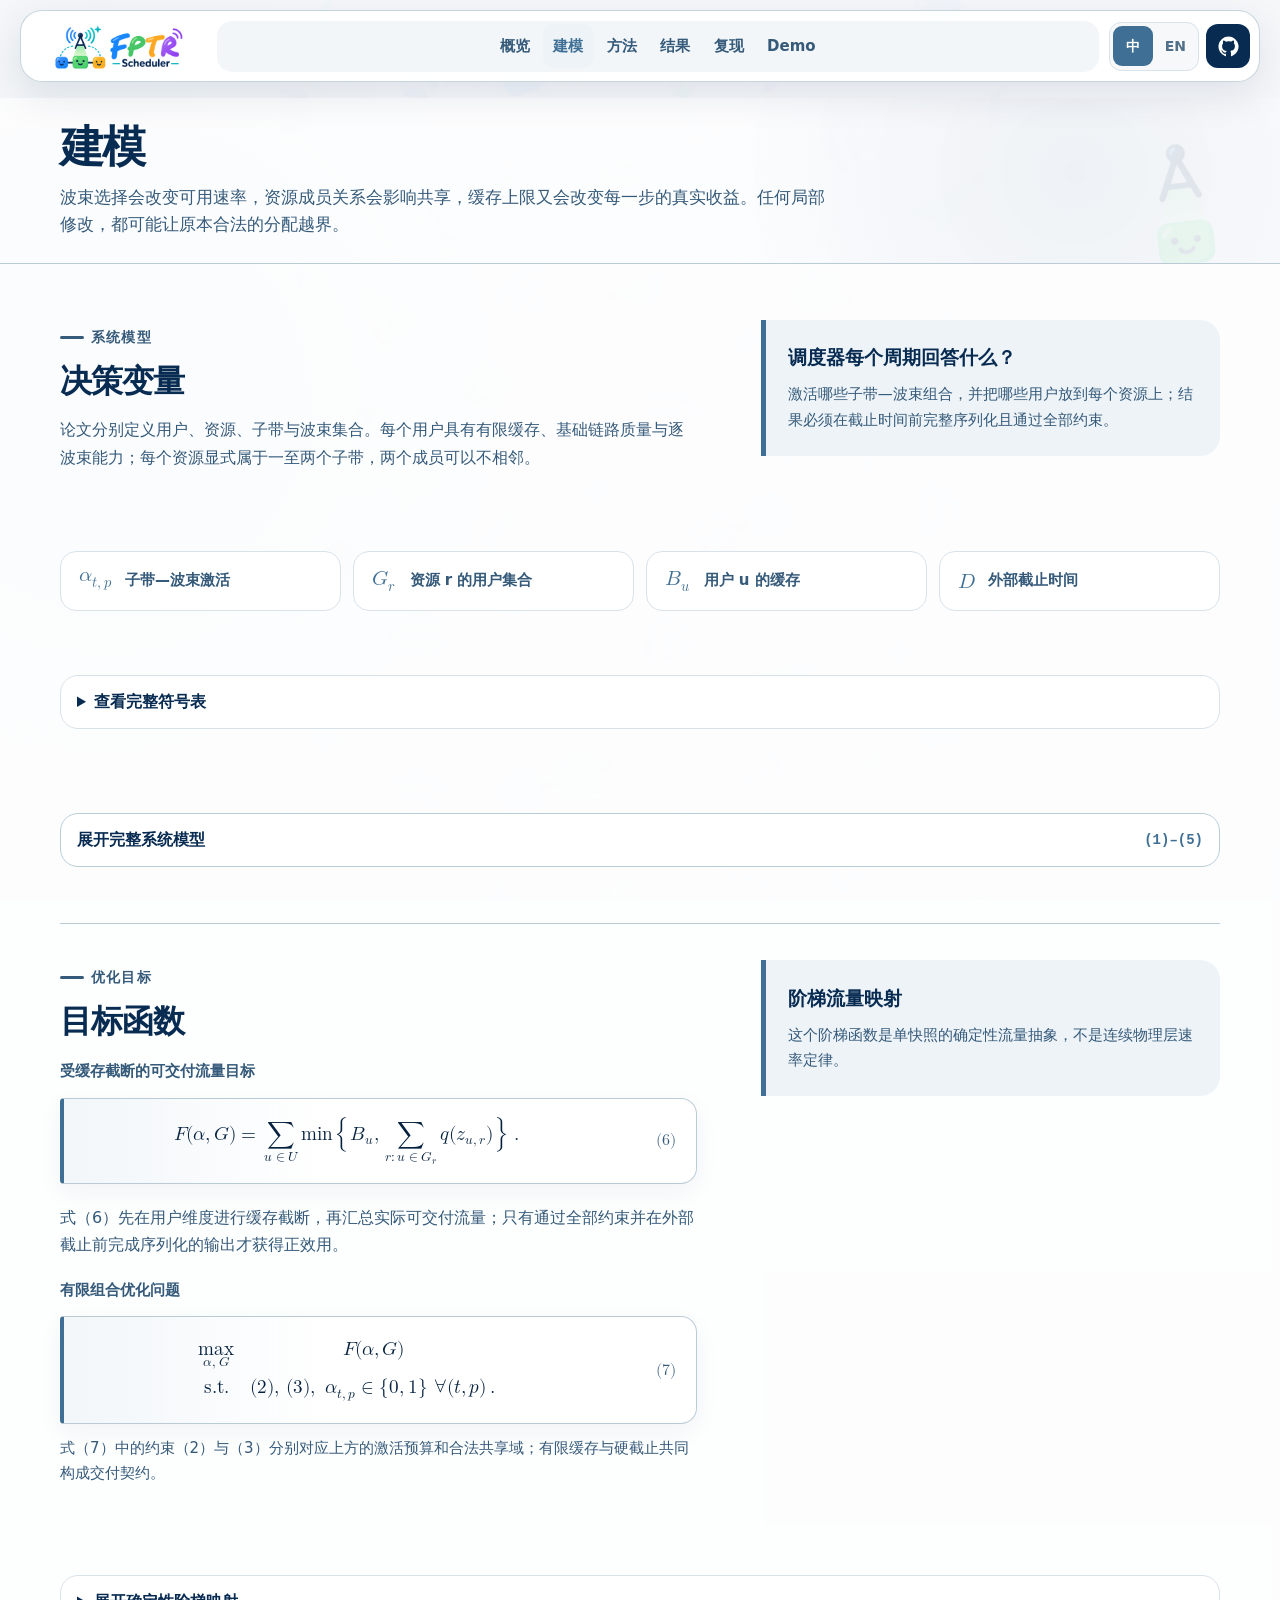
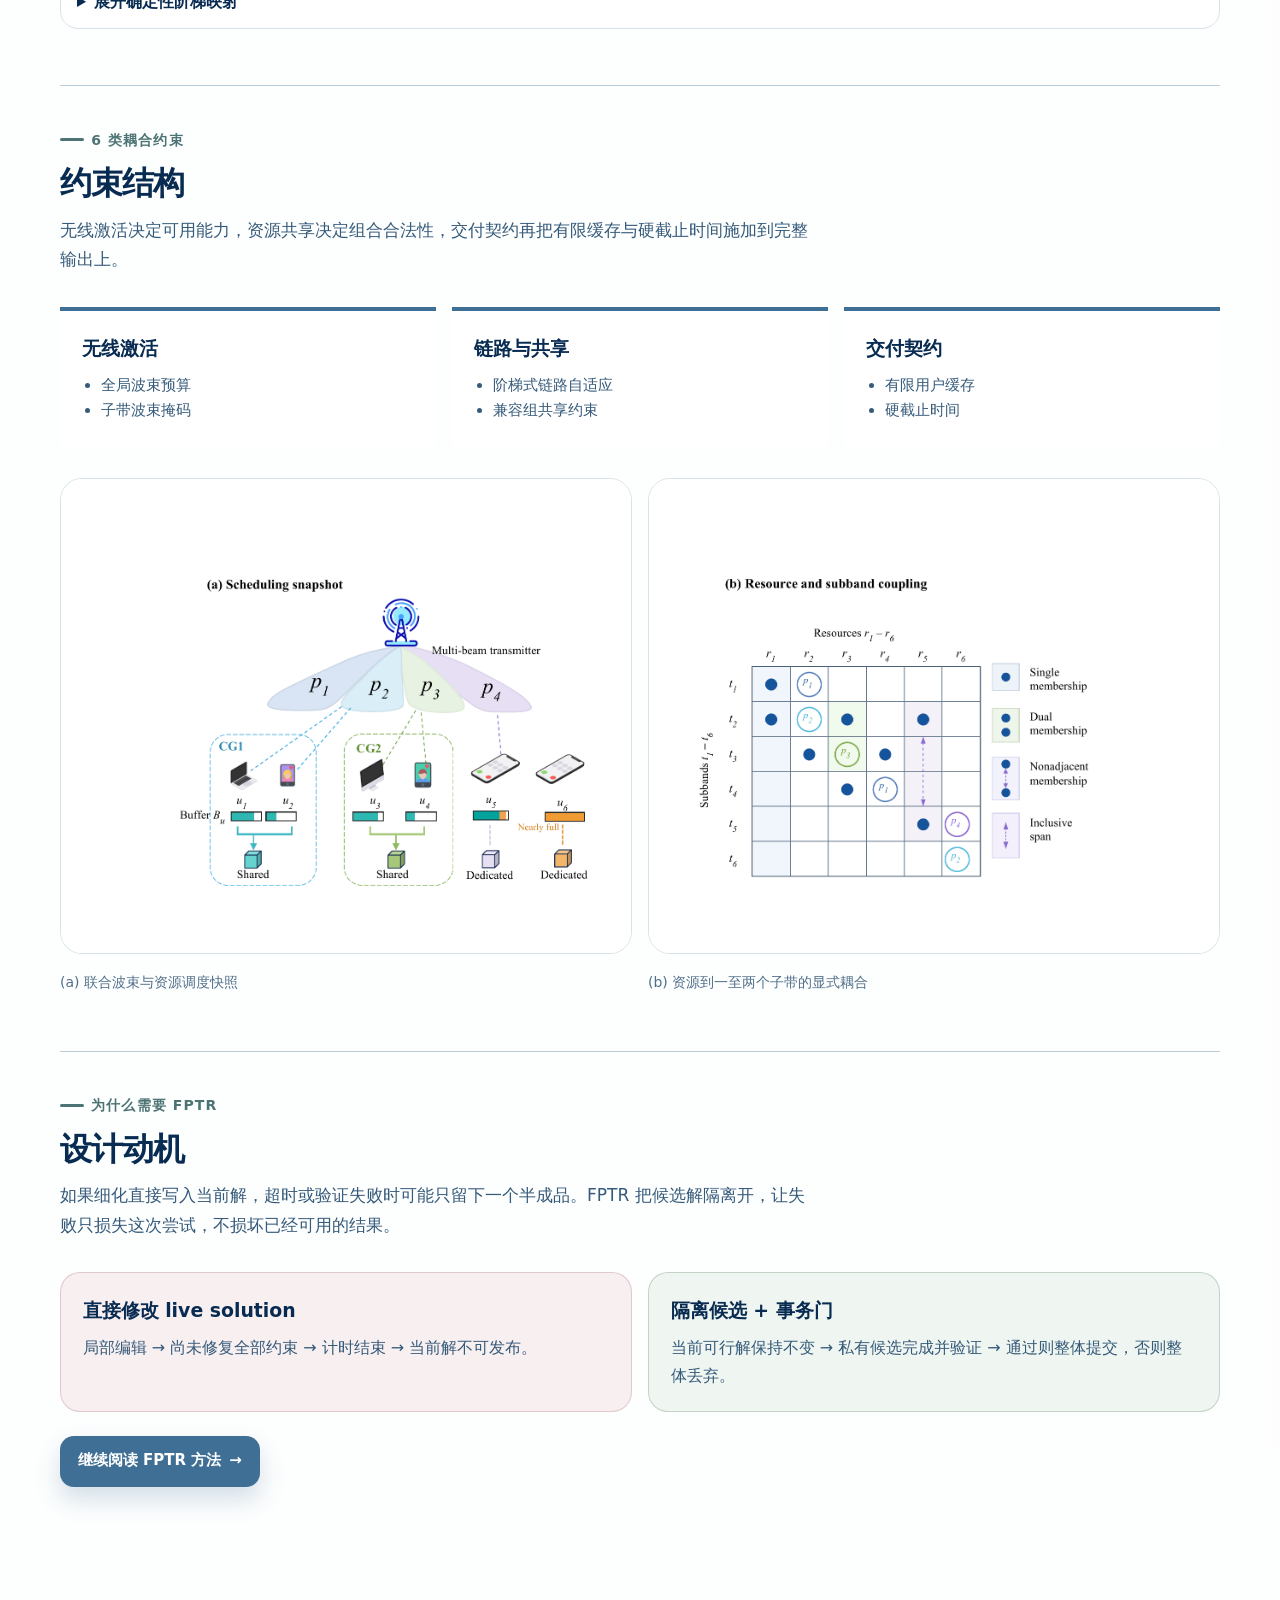
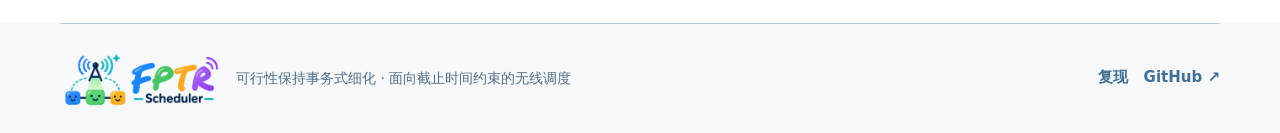
<file: docs/modeling/index.html>
<!doctype html>
<html lang="zh-CN">
  <head>
    <meta charset="utf-8" />
    <script>document.documentElement.classList.add("js");</script>
    <meta name="viewport" content="width=device-width, initial-scale=1" />
    <meta name="theme-color" content="#f6f8fa" />
    <meta name="description" content="FPTR 联合波束与资源调度的系统模型、目标函数、确定性链路映射与耦合约束。" />
    <meta property="og:type" content="website" />
    <meta property="og:title" content="建模 · FPTR Scheduler" />
    <meta property="og:description" content="The model and coupled constraints behind deadline-aware joint beam and resource scheduling." />
    <meta property="og:url" content="https://rudykon.github.io/FPTR_Scheduler/modeling/" />
    <meta property="og:image" content="https://rudykon.github.io/FPTR_Scheduler/images/scenario_constraint_coupling.png" />
    <title>建模 · FPTR Scheduler</title>
    <link rel="canonical" href="https://rudykon.github.io/FPTR_Scheduler/modeling/" />
    <link rel="icon" type="image/png" href="../assets/brand/favicon-32.png" sizes="32x32" />
    <link rel="apple-touch-icon" href="../assets/brand/apple-touch-icon.png" />
    <link rel="stylesheet" href="../assets/palette.css" />
    <link rel="stylesheet" href="../assets/site.css" />
    <script src="../assets/site.js" defer></script>
  </head>
  <body data-title-key="problemPageTitle" data-description-key="problemPageDescription">
    <a class="skip-link" href="#main" data-i18n="skip">跳到主要内容</a>
    <div class="site-shell" id="top">
      <header class="site-header">
        <a class="brand-link" href="../" aria-label="FPTR Scheduler 首页" data-i18n-aria="brandHomeAria"><img src="../assets/brand/logo-horizontal.png" alt="FPTR Scheduler" /></a>
        <button class="nav-toggle" type="button" aria-expanded="false" aria-controls="mainNav"><span data-i18n="navMenu">目录</span><svg viewBox="0 0 16 16" aria-hidden="true"><path d="m3 6 5 5 5-5" /></svg></button>
        <nav class="main-nav" id="mainNav" aria-label="主要导航" data-i18n-aria="navAria">
          <a href="../"><span data-i18n="navOverview">概览</span></a>
          <a href="../modeling/" aria-current="page"><span data-i18n="navProblem">建模</span></a>
          <a href="../method/"><span data-i18n="navMethod">方法</span></a>
          <a href="../evidence/"><span data-i18n="navEvidence">结果</span></a>
          <a href="../reproduce/"><span data-i18n="navReproduce">复现</span></a>
          <a href="../demo/"><span data-i18n="navDemo">Demo</span></a>
        </nav>
        <div class="header-actions">
          <div class="language-switch" aria-label="语言切换" data-i18n-aria="languageAria"><a href="../modeling/" data-locale="zh" class="active" aria-current="page">中</a><a href="../en/modeling/" data-locale="en" lang="en">EN</a></div>
          <a class="icon-link github-icon" href="https://github.com/rudykon/FPTR_Scheduler" target="_blank" rel="noreferrer" aria-label="GitHub 仓库" data-i18n-aria="githubAria"></a>
        </div>
      </header>

      <main id="main">
        <section class="page-hero page-hero-problem">
          <div class="section-wrap">
            <h1 data-i18n="problemTitle">建模</h1>
            <p data-i18n="problemBody">波束选择会改变可用速率，资源成员关系会影响共享，缓存上限又会改变每一步的真实收益。任何局部修改，都可能让原本合法的分配越界。</p>
          </div>
          <img class="page-mascot" src="../assets/brand/submark.png" alt="" aria-hidden="true" />
        </section>

        <section class="detail-section">
          <div class="section-wrap">
            <section class="editorial-section editorial-grid">
              <div class="editorial-copy">
                <p class="section-kicker" data-i18n="systemModelKicker">系统模型</p>
                <h2 data-i18n="systemModelTitle">决策变量</h2>
                <p data-i18n="systemModelBody">论文分别定义用户、资源、子带与波束集合。每个用户具有有限缓存、基础链路质量与逐波束能力；每个资源显式属于一至两个子带，两个成员可以不相邻。</p>
              </div>
              <aside class="callout">
                <h3 data-i18n="scenarioQuestionTitle">调度器每个周期回答什么？</h3>
                <p data-i18n="scenarioQuestionBody">激活哪些子带—波束组合，并把哪些用户放到每个资源上；结果必须在截止时间前完整序列化且通过全部约束。</p>
              </aside>
              <div class="key-symbols" style="grid-column: 1 / -1" aria-label="核心模型符号" data-i18n-aria="coreSymbolsAria">
                <article><math class="inline-math"><msub><mi>α</mi><mrow><mi>t</mi><mo>,</mo><mi>p</mi></mrow></msub></math><span data-i18n="symbolActivationMeaning">子带—波束激活</span></article>
                <article><math class="inline-math"><msub><mi>G</mi><mi>r</mi></msub></math><span data-i18n="symbolGroupMeaning">资源 r 的用户集合</span></article>
                <article><math class="inline-math"><msub><mi>B</mi><mi>u</mi></msub></math><span data-i18n="symbolBufferMeaning">用户 u 的缓存</span></article>
                <article><math class="inline-math"><mi>D</mi></math><span data-i18n="symbolDeadlineMeaning">外部截止时间</span></article>
              </div>
              <details class="symbol-details" style="grid-column: 1 / -1">
                <summary data-i18n="symbolDetails">查看完整符号表</summary>
                <div class="details-body symbol-table-wrap">
                  <h3 data-i18n="symbolTitle">符号与角色</h3>
                  <div class="table-wrap">
                  <table class="symbol-table">
                    <thead><tr><th data-i18n="symbolLabel">符号</th><th data-i18n="meaningLabel">含义</th><th data-i18n="roleLabel">在模型中的角色</th></tr></thead>
                    <tbody>
                      <tr><th scope="row" class="math-symbol"><math class="inline-math"><mi>U</mi></math></th><td data-i18n="modelUsers">用户</td><td data-i18n="symbolUsersRole">被服务的有限缓存业务实体</td></tr>
                      <tr><th scope="row" class="math-symbol"><math class="inline-math"><mi>R</mi></math></th><td data-i18n="modelResources">资源</td><td data-i18n="symbolResourcesRole">承载用户分配的离散资源块</td></tr>
                      <tr><th scope="row" class="math-symbol"><math class="inline-math"><mi>T</mi></math></th><td data-i18n="modelSubbands">子带</td><td data-i18n="symbolSubbandsRole">资源显式属于一至两个子带</td></tr>
                      <tr><th scope="row" class="math-symbol"><math class="inline-math"><mi>P</mi></math></th><td data-i18n="modelBeams">波束</td><td data-i18n="symbolBeamsRole">受全局预算与子带掩码共同约束</td></tr>
                      <tr><th scope="row" class="math-symbol"><math class="inline-math"><msub><mi>T</mi><mi>r</mi></msub></math></th><td data-i18n="symbolMembershipMeaning">资源的子带成员集合</td><td data-i18n="symbolMembershipRole">包含一至两个子带，成员可以不相邻</td></tr>
                      <tr><th scope="row" class="math-symbol"><math class="inline-math"><msub><mi>d</mi><mi>r</mi></msub></math></th><td data-i18n="symbolSpanMeaning">资源成员的含端点跨度</td><td data-i18n="symbolSpanRole">归一化所选波束能力</td></tr>
                      <tr><th scope="row" class="math-symbol"><math class="inline-math"><mi>L</mi></math></th><td data-i18n="symbolBudgetMeaning">全局波束预算</td><td data-i18n="symbolBudgetRole">限制所有子带上的激活总数</td></tr>
                      <tr><th scope="row" class="math-symbol"><math class="inline-math"><msub><mi>B</mi><mi>u</mi></msub></math></th><td data-i18n="symbolBufferMeaning">用户 u 的缓存</td><td data-i18n="symbolBufferRole">限制该用户可计入目标的最大传输量</td></tr>
                      <tr><th scope="row" class="math-symbol"><math class="inline-math"><msub><mi>γ</mi><mi>u</mi></msub></math></th><td data-i18n="symbolGammaMeaning">用户 u 的基础链路质量</td><td data-i18n="symbolGammaRole">与波束能力共同形成有效链路值</td></tr>
                      <tr><th scope="row" class="math-symbol"><math class="inline-math"><msub><mi>c</mi><mrow><mi>u</mi><mo>,</mo><mi>p</mi></mrow></msub></math></th><td data-i18n="symbolCapabilityMeaning">用户—波束能力</td><td data-i18n="symbolCapabilityRole">描述用户 u 在波束 p 下的适配度</td></tr>
                      <tr><th scope="row" class="math-symbol"><math class="inline-math"><msub><mi>α</mi><mrow><mi>t</mi><mo>,</mo><mi>p</mi></mrow></msub></math></th><td data-i18n="symbolActivationMeaning">子带—波束激活</td><td data-i18n="symbolActivationRole">取二值并决定每个子带的波束掩码</td></tr>
                      <tr><th scope="row" class="math-symbol"><math class="inline-math"><msub><mi>C</mi><mi>m</mi></msub></math></th><td data-i18n="symbolCgMeaning">第 m 个兼容组</td><td data-i18n="symbolCgRole">限定合法的多用户共享集合</td></tr>
                      <tr><th scope="row" class="math-symbol"><math class="inline-math"><msub><mi>G</mi><mi>r</mi></msub></math></th><td data-i18n="symbolGroupMeaning">资源 r 的用户集合</td><td data-i18n="symbolGroupRole">必须满足兼容组与共享人数约束</td></tr>
                      <tr><th scope="row" class="math-symbol"><math class="inline-math"><msub><mover accent="true"><mi>c</mi><mo>¯</mo></mover><mrow><mi>u</mi><mo>,</mo><mi>r</mi></mrow></msub></math></th><td data-i18n="symbolSelectedCapabilityMeaning">所选波束的归一化能力</td><td data-i18n="symbolSelectedCapabilityRole">连接激活决策与有效链路值</td></tr>
                      <tr><th scope="row" class="math-symbol"><math class="inline-math"><msub><mi>z</mi><mrow><mi>u</mi><mo>,</mo><mi>r</mi></mrow></msub></math></th><td data-i18n="symbolLinkMeaning">用户—资源有效链路值</td><td data-i18n="symbolLinkRole">综合基础质量、共享惩罚与所选能力</td></tr>
                      <tr><th scope="row" class="math-symbol"><math class="inline-math"><mi>q</mi><mo>⁡</mo><mo fence="true" stretchy="false">(</mo><mi>z</mi><mo fence="true" stretchy="false">)</mo></math></th><td data-i18n="symbolTrafficMeaning">确定性流量映射</td><td data-i18n="symbolTrafficRole">把有效链路值映射为离散可交付流量</td></tr>
                      <tr><th scope="row" class="math-symbol"><math class="inline-math"><mi>D</mi></math></th><td data-i18n="symbolDeadlineMeaning">外部截止时间</td><td data-i18n="symbolDeadlineRole">迟到、非法或失败输出均计零效用</td></tr>
                    </tbody>
                    </table>
                  </div>
                </div>
              </details>
              <details class="formal-equations" style="grid-column: 1 / -1">
                <summary><span data-i18n="formalModelSummary">展开完整系统模型</span><span class="equation-range" aria-hidden="true">(1)–(5)</span></summary>
                <div class="details-body equation-stack">
                  <div class="equation-unit">
                    <p data-i18n="equation1Lead">资源跨度采用首个到最后一个成员的含端点距离。</p>
                    <div class="formula-block" id="eq-1" data-equation="1" tabindex="0">
                      <div class="equation-row">
                        <math display="block" aria-label="式（1）：d 下标 r 等于 T 下标 r 的最大值减最小值加一" data-i18n-aria="equation1Aria">
                          <semantics>
                            <mrow><msub><mi>d</mi><mi>r</mi></msub><mo>=</mo><mi mathvariant="normal">max</mi><msub><mi>T</mi><mi>r</mi></msub><mo>−</mo><mi mathvariant="normal">min</mi><msub><mi>T</mi><mi>r</mi></msub><mo>+</mo><mn>1</mn><mo>.</mo></mrow>
                            <annotation encoding="application/x-tex">d_r = \max T_r - \min T_r + 1.</annotation>
                          </semantics>
                        </math>
                        <span class="equation-number" aria-hidden="true">(1)</span>
                      </div>
                    </div>
                  </div>
                  <div class="equation-unit">
                    <p data-i18n="equation2Lead">总激活数受全局预算限制；非空资源必须在每个成员子带上至少激活一个波束。</p>
                    <div class="formula-block" id="eq-2" data-equation="2" tabindex="0">
                      <div class="equation-row">
                        <math display="block" aria-label="式（2）：全局波束预算与资源激活约束" data-i18n-aria="equation2Aria">
                          <semantics>
                            <mtable columnalign="left" rowspacing=".55em">
                              <mtr><mtd><mrow><munder><mo>∑</mo><mrow><mi>t</mi><mo>∈</mo><mi>T</mi></mrow></munder><munder><mo>∑</mo><mrow><mi>p</mi><mo>∈</mo><mi>P</mi></mrow></munder><msub><mi>α</mi><mrow><mi>t</mi><mo>,</mo><mi>p</mi></mrow></msub><mo>≤</mo><mi>L</mi><mo>,</mo></mrow></mtd></mtr>
                              <mtr><mtd><mrow><msub><mi>G</mi><mi>r</mi></msub><mo>≠</mo><mi>∅</mi><mo>⇒</mo><munder><mo>∑</mo><mrow><mi>p</mi><mo>∈</mo><mi>P</mi></mrow></munder><msub><mi>α</mi><mrow><mi>t</mi><mo>,</mo><mi>p</mi></mrow></msub><mo>≥</mo><mn>1</mn><mo>,</mo><mspace width=".3em"></mspace><mo>∀</mo><mi>t</mi><mo>∈</mo><msub><mi>T</mi><mi>r</mi></msub><mo>.</mo></mrow></mtd></mtr>
                            </mtable>
                            <annotation encoding="application/x-tex">\sum_{t\in T}\sum_{p\in P}\alpha_{t,p}\le L,\quad G_r\ne\varnothing\Rightarrow\sum_{p\in P}\alpha_{t,p}\ge1,\ \forall t\in T_r.</annotation>
                          </semantics>
                        </math>
                        <span class="equation-number" aria-hidden="true">(2)</span>
                      </div>
                    </div>
                  </div>
                  <div class="equation-unit">
                    <p data-i18n="equation3Lead">空集和单用户始终合法；多用户共享必须完全位于同一兼容组内。</p>
                    <div class="formula-block" id="eq-3" data-equation="3" tabindex="0">
                      <div class="equation-row">
                        <math display="block" aria-label="式（3）：资源用户集合的兼容组合法域" data-i18n-aria="equation3Aria">
                          <semantics>
                            <mrow>
                              <msub><mi>G</mi><mi>r</mi></msub><mo>∈</mo><mo fence="true" stretchy="false">{</mo><mi>∅</mi><mo fence="true" stretchy="false">}</mo><mo>∪</mo><mo fence="true" stretchy="false">{</mo><mo fence="true" stretchy="false">{</mo><mi>u</mi><mo fence="true" stretchy="false">}</mo><mo>:</mo><mi>u</mi><mo>∈</mo><mi>U</mi><mo fence="true" stretchy="false">}</mo><mo>∪</mo>
                              <munderover><mo>⋃</mo><mrow><mi>m</mi><mo>=</mo><mn>1</mn></mrow><mi>M</mi></munderover>
                              <mo fence="true" stretchy="false">{</mo><mi>G</mi><mo>:</mo><mi>G</mi><mo>⊆</mo><msub><mi>C</mi><mi>m</mi></msub><mo>,</mo><mrow><mo fence="true" stretchy="false">|</mo><mi>G</mi><mo fence="true" stretchy="false">|</mo></mrow><mo>≥</mo><mn>2</mn><mo fence="true" stretchy="false">}</mo><mo>.</mo>
                            </mrow>
                            <annotation encoding="application/x-tex">G_r\in\{\varnothing\}\cup\{\{u\}:u\in U\}\cup\bigcup_{m=1}^{M}\{G:G\subseteq C_m,\lvert G\rvert\ge2\}.</annotation>
                          </semantics>
                        </math>
                        <span class="equation-number" aria-hidden="true">(3)</span>
                      </div>
                    </div>
                  </div>
                  <div class="equation-unit">
                    <p data-i18n="equation4Lead">所选能力仅累加资源成员子带上的已激活波束，并按成员跨度归一化。</p>
                    <div class="formula-block" id="eq-4" data-equation="4" tabindex="0">
                      <div class="equation-row">
                        <math display="block" aria-label="式（4）：归一化的所选波束能力" data-i18n-aria="equation4Aria">
                          <semantics>
                            <mrow>
                              <msub><mover accent="true"><mi>c</mi><mo>¯</mo></mover><mrow><mi>u</mi><mo>,</mo><mi>r</mi></mrow></msub><mo>⁡</mo><mo fence="true" stretchy="false">(</mo><mi>α</mi><mo fence="true" stretchy="false">)</mo><mo>=</mo>
                              <mfrac><mrow><munder><mo>∑</mo><mrow><mi>t</mi><mo>∈</mo><msub><mi>T</mi><mi>r</mi></msub></mrow></munder><munder><mo>∑</mo><mrow><mi>p</mi><mo>∈</mo><mi>P</mi></mrow></munder><msub><mi>c</mi><mrow><mi>u</mi><mo>,</mo><mi>p</mi></mrow></msub><msub><mi>α</mi><mrow><mi>t</mi><mo>,</mo><mi>p</mi></mrow></msub></mrow><msub><mi>d</mi><mi>r</mi></msub></mfrac><mo>.</mo>
                            </mrow>
                            <annotation encoding="application/x-tex">\bar c_{u,r}(\alpha)=\frac{\sum_{t\in T_r}\sum_{p\in P}c_{u,p}\alpha_{t,p}}{d_r}.</annotation>
                          </semantics>
                        </math>
                        <span class="equation-number" aria-hidden="true">(4)</span>
                      </div>
                    </div>
                  </div>
                  <div class="equation-unit">
                    <p data-i18n="equation5Lead">有效链路值同时计入基础质量、共享人数惩罚和所选能力占比。</p>
                    <div class="formula-block" id="eq-5" data-equation="5" tabindex="0">
                      <div class="equation-row">
                        <math display="block" aria-label="式（5）：用户在资源上的有效链路值" data-i18n-aria="equation5Aria">
                          <semantics>
                            <mrow>
                              <msub><mi>z</mi><mrow><mi>u</mi><mo>,</mo><mi>r</mi></mrow></msub><mo>=</mo><msub><mi>γ</mi><mi>u</mi></msub><mo>+</mo><mn>10</mn><msub><mi mathvariant="normal">log</mi><mn>10</mn></msub><mo>⁡</mo><mfrac><mn>1</mn><mrow><mo fence="true" stretchy="false">|</mo><msub><mi>G</mi><mi>r</mi></msub><mo fence="true" stretchy="false">|</mo></mrow></mfrac><mo>+</mo>
                              <mn>10</mn><msub><mi mathvariant="normal">log</mi><mn>10</mn></msub><mo>⁡</mo><mfrac><mrow><msub><mover accent="true"><mi>c</mi><mo>¯</mo></mover><mrow><mi>u</mi><mo>,</mo><mi>r</mi></mrow></msub><mo>⁡</mo><mo fence="true" stretchy="false">(</mo><mi>α</mi><mo fence="true" stretchy="false">)</mo></mrow><mrow><munder><mo>∑</mo><mrow><mi>p</mi><mo>∈</mo><mi>P</mi></mrow></munder><msub><mi>c</mi><mrow><mi>u</mi><mo>,</mo><mi>p</mi></mrow></msub></mrow></mfrac><mo>.</mo>
                            </mrow>
                            <annotation encoding="application/x-tex">z_{u,r}=\gamma_u+10\log_{10}\frac{1}{\lvert G_r\rvert}+10\log_{10}\frac{\bar c_{u,r}(\alpha)}{\sum_{p\in P}c_{u,p}}.</annotation>
                          </semantics>
                        </math>
                        <span class="equation-number" aria-hidden="true">(5)</span>
                      </div>
                    </div>
                  </div>
                </div>
              </details>
            </section>

            <section class="editorial-section editorial-grid">
              <div class="editorial-copy">
                <p class="section-kicker" data-i18n="objectiveLabel">优化目标</p>
                <h2 data-i18n="objectiveTitle">目标函数</h2>
                <p class="equation-lead" data-i18n="equation6Lead">受缓存截断的可交付流量目标</p>
                <div class="formula-block" id="eq-6" data-equation="6" tabindex="0">
                  <div class="equation-row">
                    <math display="block" aria-label="式（6）：F 关于 alpha 和 G 等于对所有用户求和，每项取用户缓存与该用户跨资源流量总和的较小值" data-i18n-aria="equation6Aria">
                      <semantics>
                        <mrow>
                          <mi>F</mi><mo>⁡</mo><mo fence="true" stretchy="false">(</mo><mi>α</mi><mo>,</mo><mi>G</mi><mo fence="true" stretchy="false">)</mo><mo>=</mo>
                          <munder><mo>∑</mo><mrow><mi>u</mi><mo>∈</mo><mi>U</mi></mrow></munder>
                          <mi mathvariant="normal">min</mi><mo>⁡</mo><mo fence="true" stretchy="true" symmetric="true" maxsize="1.5em">{</mo><msub><mi>B</mi><mi>u</mi></msub><mo>,</mo>
                          <munder><mo>∑</mo><mrow><mi>r</mi><mo>:</mo><mi>u</mi><mo>∈</mo><msub><mi>G</mi><mi>r</mi></msub></mrow></munder>
                          <mi>q</mi><mo>⁡</mo><mo fence="true" stretchy="false">(</mo><msub><mi>z</mi><mrow><mi>u</mi><mo>,</mo><mi>r</mi></mrow></msub><mo fence="true" stretchy="false">)</mo><mo fence="true" stretchy="true" symmetric="true" maxsize="1.5em">}</mo><mo>.</mo>
                        </mrow>
                        <annotation encoding="application/x-tex">F(\alpha,G)=\sum_{u\in U}\min\left\{B_u,\sum_{r:u\in G_r}q(z_{u,r})\right\}.</annotation>
                      </semantics>
                    </math>
                    <span class="equation-number" aria-hidden="true">(6)</span>
                  </div>
                </div>
                <p data-i18n="objectiveBody">式（6）先在用户维度进行缓存截断，再汇总实际可交付流量；只有通过全部约束并在外部截止前完成序列化的输出才获得正效用。</p>
                <p class="equation-lead" data-i18n="equation7Lead">有限组合优化问题</p>
                <div class="formula-block" id="eq-7" data-equation="7" tabindex="0">
                  <div class="equation-row">
                    <math display="block" aria-label="式（7）：在约束（2）、（3）和二值激活条件下，对 alpha 与 G 最大化 F" data-i18n-aria="equation7Aria">
                      <semantics>
                        <mtable columnalign="right left" columnspacing="1em" rowspacing=".45em">
                          <mtr><mtd><munder><mi mathvariant="normal">max</mi><mrow><mi>α</mi><mo>,</mo><mi>G</mi></mrow></munder></mtd><mtd><mrow><mi>F</mi><mo>⁡</mo><mo fence="true" stretchy="false">(</mo><mi>α</mi><mo>,</mo><mi>G</mi><mo fence="true" stretchy="false">)</mo></mrow></mtd></mtr>
                          <mtr><mtd><mtext>s.t.</mtext></mtd><mtd><mrow><mo fence="true" stretchy="false">(</mo><mn>2</mn><mo fence="true" stretchy="false">)</mo><mo>,</mo><mspace width=".2em"></mspace><mo fence="true" stretchy="false">(</mo><mn>3</mn><mo fence="true" stretchy="false">)</mo><mo>,</mo><mspace width=".35em"></mspace><msub><mi>α</mi><mrow><mi>t</mi><mo>,</mo><mi>p</mi></mrow></msub><mo>∈</mo><mo fence="true" stretchy="false">{</mo><mn>0</mn><mo>,</mo><mn>1</mn><mo fence="true" stretchy="false">}</mo><mspace width=".35em"></mspace><mo>∀</mo><mo fence="true" stretchy="false">(</mo><mi>t</mi><mo>,</mo><mi>p</mi><mo fence="true" stretchy="false">)</mo><mo>.</mo></mrow></mtd></mtr>
                        </mtable>
                        <annotation encoding="application/x-tex">\max_{\alpha,G} F(\alpha,G)\quad\text{s.t.}\quad (2),(3),\ \alpha_{t,p}\in\{0,1\}\ \forall(t,p).</annotation>
                      </semantics>
                    </math>
                    <span class="equation-number" aria-hidden="true">(7)</span>
                  </div>
                </div>
                <p class="equation-note" data-i18n="equation7Note">式（7）中的约束（2）与（3）分别对应上方的激活预算和合法共享域；有限缓存与硬截止共同构成交付契约。</p>
              </div>
              <aside class="callout">
                <h3 data-i18n="trafficMapTitle">阶梯流量映射</h3>
                <p data-i18n="trafficMapBody">这个阶梯函数是单快照的确定性流量抽象，不是连续物理层速率定律。</p>
              </aside>
              <details class="traffic-details" style="grid-column: 1 / -1">
                <summary data-i18n="trafficDetails">展开确定性阶梯映射</summary>
                <div class="traffic-table-wrap">
                  <table>
                    <thead><tr><th><math class="inline-math"><mi>z</mi></math></th><th><math class="inline-math"><mi>z</mi><mo>≤</mo><mo>−</mo><mn>10</mn></math></th><th><math class="inline-math"><mo fence="true" stretchy="false">(</mo><mo>−</mo><mn>10</mn><mo>,</mo><mn>0</mn><mo fence="true" stretchy="false">]</mo></math></th><th><math class="inline-math"><mo fence="true" stretchy="false">(</mo><mn>0</mn><mo>,</mo><mn>3</mn><mo fence="true" stretchy="false">]</mo></math></th><th><math class="inline-math"><mo fence="true" stretchy="false">(</mo><mn>3</mn><mo>,</mo><mn>10</mn><mo fence="true" stretchy="false">]</mo></math></th><th><math class="inline-math"><mo fence="true" stretchy="false">(</mo><mn>10</mn><mo>,</mo><mn>15</mn><mo fence="true" stretchy="false">]</mo></math></th><th><math class="inline-math"><mo fence="true" stretchy="false">(</mo><mn>15</mn><mo>,</mo><mn>20</mn><mo fence="true" stretchy="false">]</mo></math></th><th><math class="inline-math"><mi>z</mi><mo>&gt;</mo><mn>20</mn></math></th></tr></thead>
                    <tbody><tr><th><math class="inline-math"><mi>q</mi><mo>⁡</mo><mo fence="true" stretchy="false">(</mo><mi>z</mi><mo fence="true" stretchy="false">)</mo></math></th><td>0</td><td>8</td><td>24</td><td>90</td><td>120</td><td>162</td><td>222</td></tr></tbody>
                  </table>
                </div>
              </details>
            </section>

            <section class="editorial-section">
              <div class="section-heading">
                <p class="section-kicker" data-i18n="constraintKicker">6 类耦合约束</p>
                <h2 data-i18n="constraintTitle">约束结构</h2>
                <p data-i18n="constraintBody">无线激活决定可用能力，资源共享决定组合合法性，交付契约再把有限缓存与硬截止时间施加到完整输出上。</p>
              </div>
              <div class="constraint-groups">
                <article class="constraint-group">
                  <h3 data-i18n="constraintRadioTitle">无线激活</h3>
                  <ul><li data-i18n="constraintBeam">全局波束预算</li><li data-i18n="constraintMask">子带波束掩码</li></ul>
                </article>
                <article class="constraint-group">
                  <h3 data-i18n="constraintSharingTitle">链路与共享</h3>
                  <ul><li data-i18n="constraintLink">阶梯式链路自适应</li><li data-i18n="constraintGroup">兼容组共享约束</li></ul>
                </article>
                <article class="constraint-group">
                  <h3 data-i18n="constraintDeliveryTitle">交付契约</h3>
                  <ul><li data-i18n="constraintBuffer">有限用户缓存</li><li data-i18n="constraintDeadline">硬截止时间</li></ul>
                </article>
              </div>
              <figure class="scenario-split">
                <a class="scenario-crop scenario-left" href="../images/scenario_constraint_coupling.png" target="_blank" rel="noreferrer"><img src="../images/scenario_constraint_coupling.png" alt="联合调度快照" data-i18n-alt="figureScenarioAlt" /></a>
                <a class="scenario-crop scenario-right" href="../images/scenario_constraint_coupling.png" target="_blank" rel="noreferrer"><img src="../images/scenario_constraint_coupling.png" alt="资源与子带耦合" data-i18n-alt="figureCouplingAlt" /></a>
                <figcaption><span data-i18n="figureScenario">(a) 联合波束与资源调度快照</span><span data-i18n="figureCoupling">(b) 资源到一至两个子带的显式耦合</span></figcaption>
              </figure>
            </section>

            <section class="editorial-section">
              <div class="section-heading">
                <p class="section-kicker" data-i18n="riskKicker">为什么需要 FPTR</p>
                <h2 data-i18n="problemAsideTitle">设计动机</h2>
                <p data-i18n="problemAsideBody">如果细化直接写入当前解，超时或验证失败时可能只留下一个半成品。FPTR 把候选解隔离开，让失败只损失这次尝试，不损坏已经可用的结果。</p>
              </div>
              <div class="risk-compare">
                <article class="risk-path bad"><h3 data-i18n="mutatingTitle">直接修改 live solution</h3><p data-i18n="mutatingBody">局部编辑 → 尚未修复全部约束 → 计时结束 → 当前解不可发布。</p></article>
                <article class="risk-path good"><h3 data-i18n="transactionTitle">隔离候选 + 事务门</h3><p data-i18n="transactionBody">当前可行解保持不变 → 私有候选完成并验证 → 通过则整体提交，否则整体丢弃。</p></article>
              </div>
              <a class="button button-primary" href="../method/" style="margin-top: 1.5rem"><span data-i18n="continueMethod">继续阅读 FPTR 方法</span><span aria-hidden="true">→</span></a>
            </section>
          </div>
        </section>
      </main>

      <footer class="site-footer">
        <div><img src="../assets/brand/logo-horizontal.png" alt="FPTR Scheduler" /><p data-i18n="footer">可行性保持事务式细化 · 面向截止时间约束的无线调度</p></div>
        <nav class="footer-links" aria-label="项目链接" data-i18n-aria="footerLinksAria"><a href="../reproduce/" data-i18n="navReproduce">复现</a><a href="https://github.com/rudykon/FPTR_Scheduler" target="_blank" rel="noreferrer">GitHub ↗</a></nav>
      </footer>
    </div>
  </body>
</html>
</file>
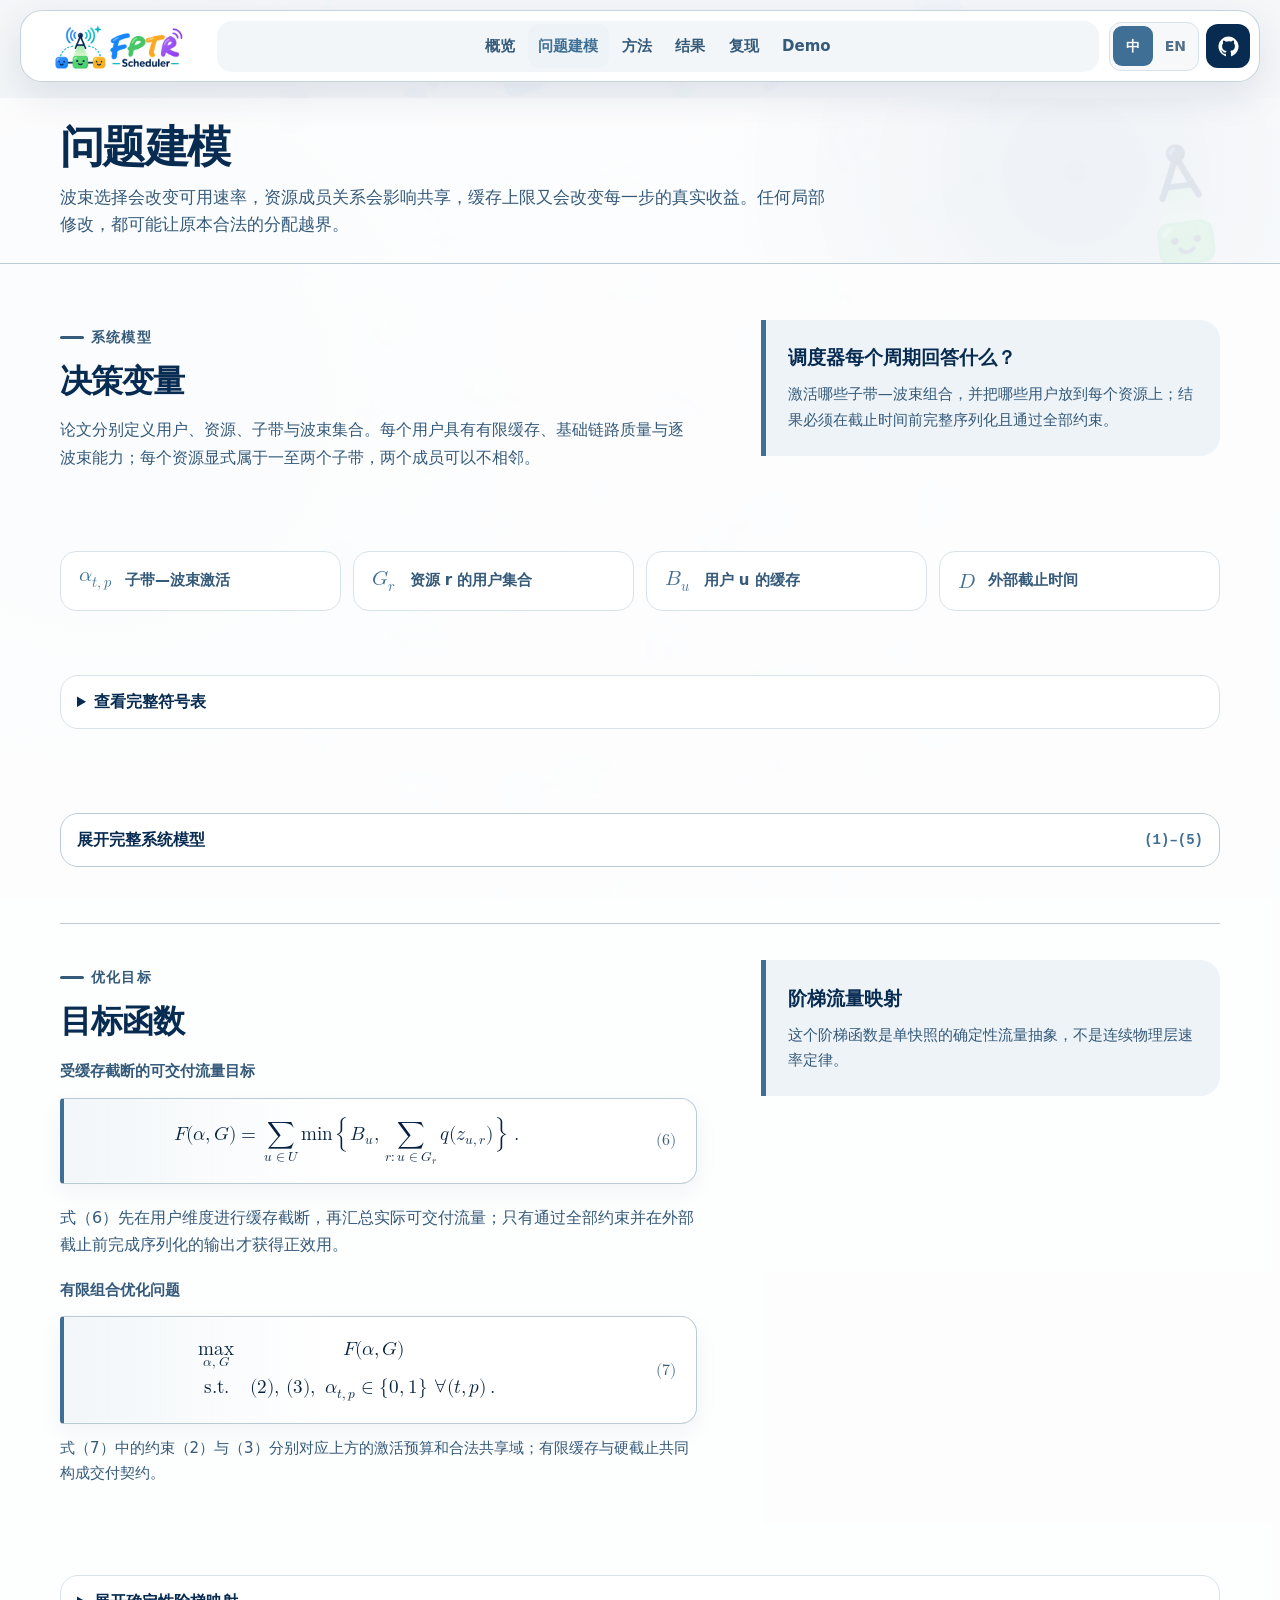
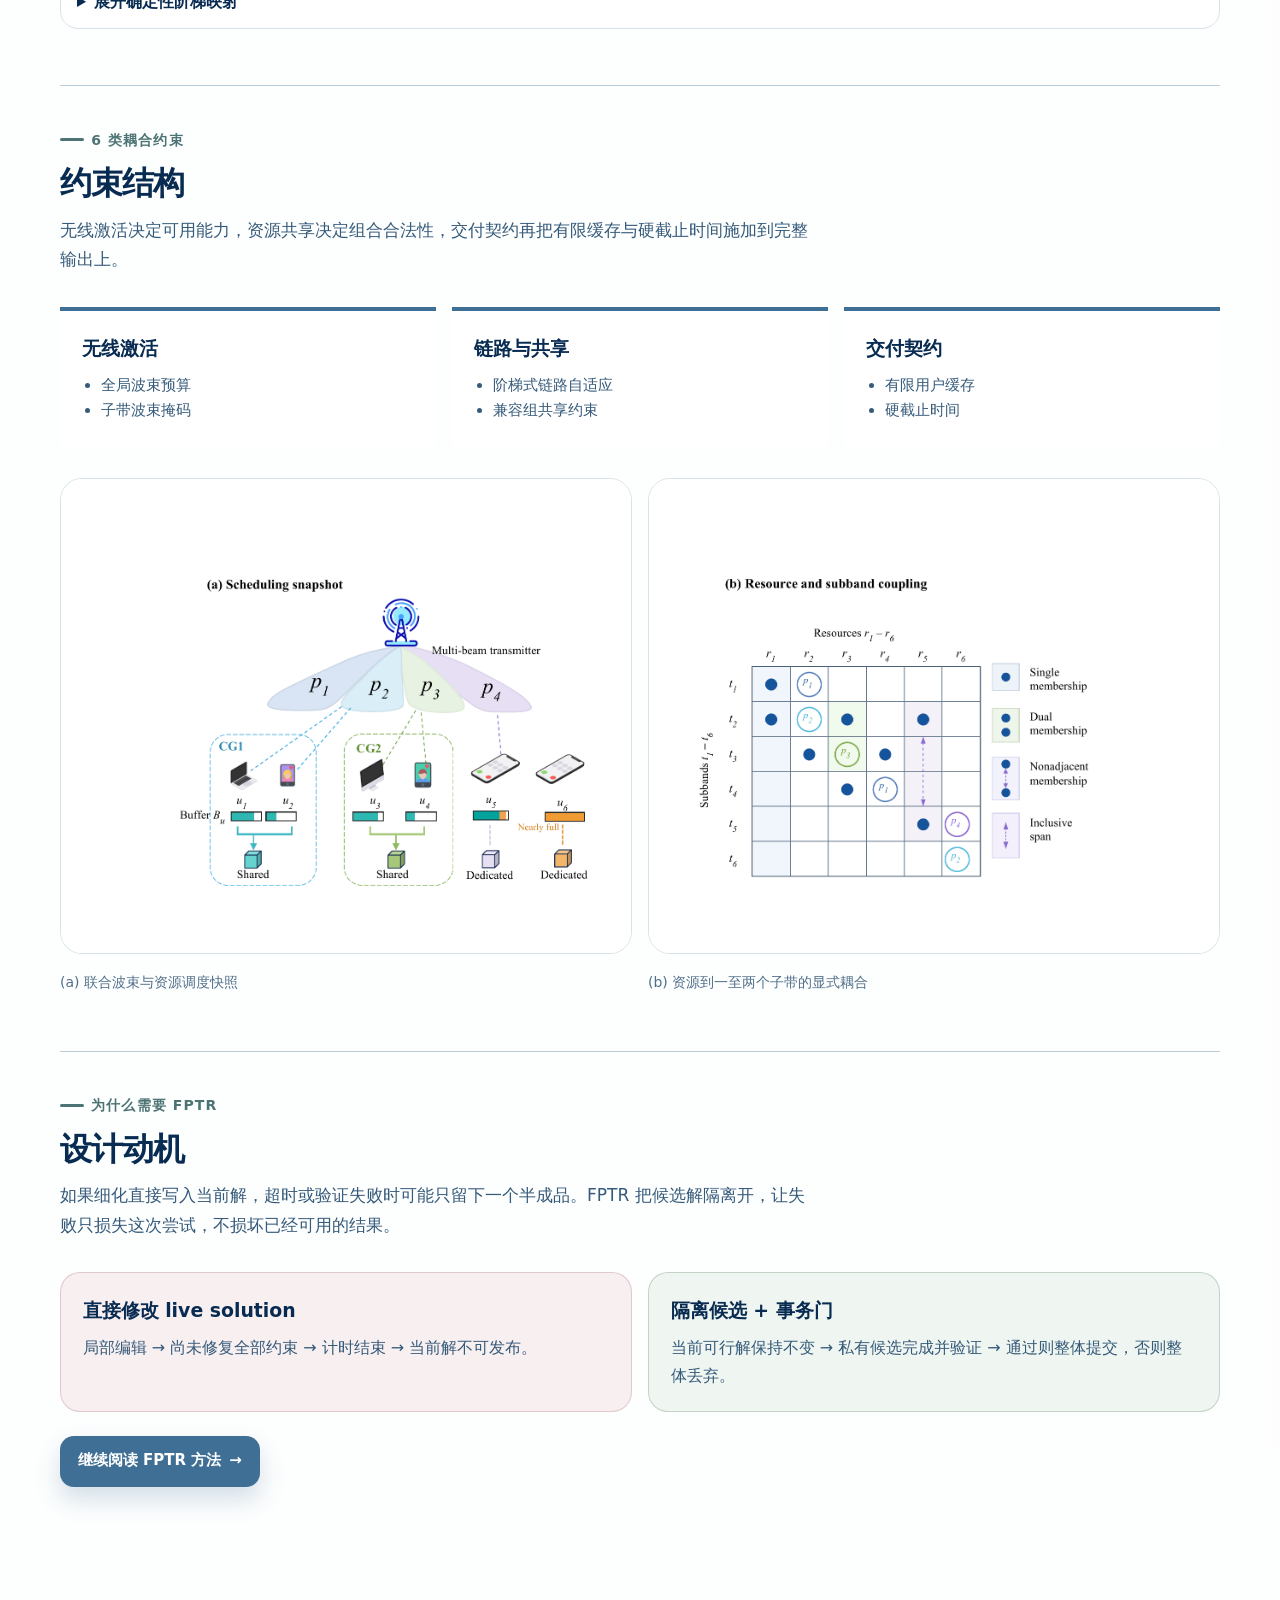
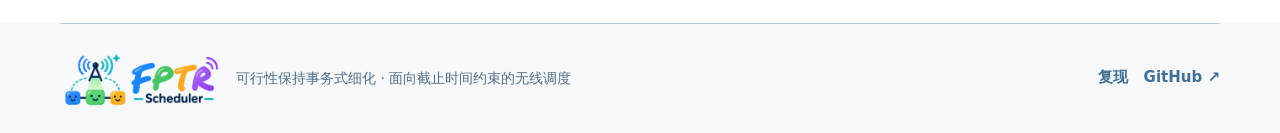
<file: docs/problem-formulation/index.html>
<!doctype html>
<html lang="zh-CN">
  <head>
    <meta charset="utf-8" />
    <script>document.documentElement.classList.add("js");</script>
    <meta name="viewport" content="width=device-width, initial-scale=1" />
    <meta name="theme-color" content="#f6f8fa" />
    <meta name="description" content="FPTR 联合波束与资源调度的系统模型、目标函数、确定性链路映射与耦合约束。" />
    <meta property="og:type" content="website" />
    <meta property="og:title" content="问题建模 · FPTR Scheduler" />
    <meta property="og:description" content="The model and coupled constraints behind deadline-aware joint beam and resource scheduling." />
    <meta property="og:url" content="https://rudykon.github.io/FPTR_Scheduler/problem-formulation/" />
    <meta property="og:image" content="https://rudykon.github.io/FPTR_Scheduler/images/scenario_constraint_coupling.png" />
    <title>问题建模 · FPTR Scheduler</title>
    <link rel="canonical" href="https://rudykon.github.io/FPTR_Scheduler/problem-formulation/" />
    <link rel="icon" type="image/png" href="../assets/brand/favicon-32.png" sizes="32x32" />
    <link rel="apple-touch-icon" href="../assets/brand/apple-touch-icon.png" />
    <link rel="stylesheet" href="../assets/palette.css" />
    <link rel="stylesheet" href="../assets/site.css" />
    <script src="../assets/site.js" defer></script>
  </head>
  <body data-title-key="problemPageTitle" data-description-key="problemPageDescription">
    <a class="skip-link" href="#main" data-i18n="skip">跳到主要内容</a>
    <div class="site-shell" id="top">
      <header class="site-header">
        <a class="brand-link" href="../" aria-label="FPTR Scheduler 首页" data-i18n-aria="brandHomeAria"><img src="../assets/brand/logo-horizontal.png" alt="FPTR Scheduler" /></a>
        <button class="nav-toggle" type="button" aria-expanded="false" aria-controls="mainNav"><span data-i18n="navMenu">目录</span><svg viewBox="0 0 16 16" aria-hidden="true"><path d="m3 6 5 5 5-5" /></svg></button>
        <nav class="main-nav" id="mainNav" aria-label="主要导航" data-i18n-aria="navAria">
          <a href="../"><span data-i18n="navOverview">概览</span></a>
          <a href="../problem-formulation/" aria-current="page"><span data-i18n="navProblem">问题建模</span></a>
          <a href="../method/"><span data-i18n="navMethod">方法</span></a>
          <a href="../evidence/"><span data-i18n="navEvidence">结果</span></a>
          <a href="../reproduce/"><span data-i18n="navReproduce">复现</span></a>
          <a href="../demo/"><span data-i18n="navDemo">Demo</span></a>
        </nav>
        <div class="header-actions">
          <div class="language-switch" aria-label="语言切换" data-i18n-aria="languageAria"><a href="../problem-formulation/" data-locale="zh" class="active" aria-current="page">中</a><a href="../en/problem-formulation/" data-locale="en" lang="en">EN</a></div>
          <a class="icon-link github-icon" href="https://github.com/rudykon/FPTR_Scheduler" target="_blank" rel="noreferrer" aria-label="GitHub 仓库" data-i18n-aria="githubAria"></a>
        </div>
      </header>

      <main id="main">
        <section class="page-hero page-hero-problem">
          <div class="section-wrap">
            <h1 data-i18n="problemTitle">问题建模</h1>
            <p data-i18n="problemBody">波束选择会改变可用速率，资源成员关系会影响共享，缓存上限又会改变每一步的真实收益。任何局部修改，都可能让原本合法的分配越界。</p>
          </div>
          <img class="page-mascot" src="../assets/brand/submark.png" alt="" aria-hidden="true" />
        </section>

        <section class="detail-section">
          <div class="section-wrap">
            <section class="editorial-section editorial-grid">
              <div class="editorial-copy">
                <p class="section-kicker" data-i18n="systemModelKicker">系统模型</p>
                <h2 data-i18n="systemModelTitle">决策变量</h2>
                <p data-i18n="systemModelBody">论文分别定义用户、资源、子带与波束集合。每个用户具有有限缓存、基础链路质量与逐波束能力；每个资源显式属于一至两个子带，两个成员可以不相邻。</p>
              </div>
              <aside class="callout">
                <h3 data-i18n="scenarioQuestionTitle">调度器每个周期回答什么？</h3>
                <p data-i18n="scenarioQuestionBody">激活哪些子带—波束组合，并把哪些用户放到每个资源上；结果必须在截止时间前完整序列化且通过全部约束。</p>
              </aside>
              <div class="key-symbols" style="grid-column: 1 / -1" aria-label="核心模型符号" data-i18n-aria="coreSymbolsAria">
                <article><math class="inline-math"><msub><mi>α</mi><mrow><mi>t</mi><mo>,</mo><mi>p</mi></mrow></msub></math><span data-i18n="symbolActivationMeaning">子带—波束激活</span></article>
                <article><math class="inline-math"><msub><mi>G</mi><mi>r</mi></msub></math><span data-i18n="symbolGroupMeaning">资源 r 的用户集合</span></article>
                <article><math class="inline-math"><msub><mi>B</mi><mi>u</mi></msub></math><span data-i18n="symbolBufferMeaning">用户 u 的缓存</span></article>
                <article><math class="inline-math"><mi>D</mi></math><span data-i18n="symbolDeadlineMeaning">外部截止时间</span></article>
              </div>
              <details class="symbol-details" style="grid-column: 1 / -1">
                <summary data-i18n="symbolDetails">查看完整符号表</summary>
                <div class="details-body symbol-table-wrap">
                  <h3 data-i18n="symbolTitle">符号与角色</h3>
                  <div class="table-wrap">
                  <table class="symbol-table">
                    <thead><tr><th data-i18n="symbolLabel">符号</th><th data-i18n="meaningLabel">含义</th><th data-i18n="roleLabel">在模型中的角色</th></tr></thead>
                    <tbody>
                      <tr><th scope="row" class="math-symbol"><math class="inline-math"><mi>U</mi></math></th><td data-i18n="modelUsers">用户</td><td data-i18n="symbolUsersRole">被服务的有限缓存业务实体</td></tr>
                      <tr><th scope="row" class="math-symbol"><math class="inline-math"><mi>R</mi></math></th><td data-i18n="modelResources">资源</td><td data-i18n="symbolResourcesRole">承载用户分配的离散资源块</td></tr>
                      <tr><th scope="row" class="math-symbol"><math class="inline-math"><mi>T</mi></math></th><td data-i18n="modelSubbands">子带</td><td data-i18n="symbolSubbandsRole">资源显式属于一至两个子带</td></tr>
                      <tr><th scope="row" class="math-symbol"><math class="inline-math"><mi>P</mi></math></th><td data-i18n="modelBeams">波束</td><td data-i18n="symbolBeamsRole">受全局预算与子带掩码共同约束</td></tr>
                      <tr><th scope="row" class="math-symbol"><math class="inline-math"><msub><mi>T</mi><mi>r</mi></msub></math></th><td data-i18n="symbolMembershipMeaning">资源的子带成员集合</td><td data-i18n="symbolMembershipRole">包含一至两个子带，成员可以不相邻</td></tr>
                      <tr><th scope="row" class="math-symbol"><math class="inline-math"><msub><mi>d</mi><mi>r</mi></msub></math></th><td data-i18n="symbolSpanMeaning">资源成员的含端点跨度</td><td data-i18n="symbolSpanRole">归一化所选波束能力</td></tr>
                      <tr><th scope="row" class="math-symbol"><math class="inline-math"><mi>L</mi></math></th><td data-i18n="symbolBudgetMeaning">全局波束预算</td><td data-i18n="symbolBudgetRole">限制所有子带上的激活总数</td></tr>
                      <tr><th scope="row" class="math-symbol"><math class="inline-math"><msub><mi>B</mi><mi>u</mi></msub></math></th><td data-i18n="symbolBufferMeaning">用户 u 的缓存</td><td data-i18n="symbolBufferRole">限制该用户可计入目标的最大传输量</td></tr>
                      <tr><th scope="row" class="math-symbol"><math class="inline-math"><msub><mi>γ</mi><mi>u</mi></msub></math></th><td data-i18n="symbolGammaMeaning">用户 u 的基础链路质量</td><td data-i18n="symbolGammaRole">与波束能力共同形成有效链路值</td></tr>
                      <tr><th scope="row" class="math-symbol"><math class="inline-math"><msub><mi>c</mi><mrow><mi>u</mi><mo>,</mo><mi>p</mi></mrow></msub></math></th><td data-i18n="symbolCapabilityMeaning">用户—波束能力</td><td data-i18n="symbolCapabilityRole">描述用户 u 在波束 p 下的适配度</td></tr>
                      <tr><th scope="row" class="math-symbol"><math class="inline-math"><msub><mi>α</mi><mrow><mi>t</mi><mo>,</mo><mi>p</mi></mrow></msub></math></th><td data-i18n="symbolActivationMeaning">子带—波束激活</td><td data-i18n="symbolActivationRole">取二值并决定每个子带的波束掩码</td></tr>
                      <tr><th scope="row" class="math-symbol"><math class="inline-math"><msub><mi>C</mi><mi>m</mi></msub></math></th><td data-i18n="symbolCgMeaning">第 m 个兼容组</td><td data-i18n="symbolCgRole">限定合法的多用户共享集合</td></tr>
                      <tr><th scope="row" class="math-symbol"><math class="inline-math"><msub><mi>G</mi><mi>r</mi></msub></math></th><td data-i18n="symbolGroupMeaning">资源 r 的用户集合</td><td data-i18n="symbolGroupRole">必须满足兼容组与共享人数约束</td></tr>
                      <tr><th scope="row" class="math-symbol"><math class="inline-math"><msub><mover accent="true"><mi>c</mi><mo>¯</mo></mover><mrow><mi>u</mi><mo>,</mo><mi>r</mi></mrow></msub></math></th><td data-i18n="symbolSelectedCapabilityMeaning">所选波束的归一化能力</td><td data-i18n="symbolSelectedCapabilityRole">连接激活决策与有效链路值</td></tr>
                      <tr><th scope="row" class="math-symbol"><math class="inline-math"><msub><mi>z</mi><mrow><mi>u</mi><mo>,</mo><mi>r</mi></mrow></msub></math></th><td data-i18n="symbolLinkMeaning">用户—资源有效链路值</td><td data-i18n="symbolLinkRole">综合基础质量、共享惩罚与所选能力</td></tr>
                      <tr><th scope="row" class="math-symbol"><math class="inline-math"><mi>q</mi><mo>⁡</mo><mo fence="true" stretchy="false">(</mo><mi>z</mi><mo fence="true" stretchy="false">)</mo></math></th><td data-i18n="symbolTrafficMeaning">确定性流量映射</td><td data-i18n="symbolTrafficRole">把有效链路值映射为离散可交付流量</td></tr>
                      <tr><th scope="row" class="math-symbol"><math class="inline-math"><mi>D</mi></math></th><td data-i18n="symbolDeadlineMeaning">外部截止时间</td><td data-i18n="symbolDeadlineRole">迟到、非法或失败输出均计零效用</td></tr>
                    </tbody>
                    </table>
                  </div>
                </div>
              </details>
              <details class="formal-equations" style="grid-column: 1 / -1">
                <summary><span data-i18n="formalModelSummary">展开完整系统模型</span><span class="equation-range" aria-hidden="true">(1)–(5)</span></summary>
                <div class="details-body equation-stack">
                  <div class="equation-unit">
                    <p data-i18n="equation1Lead">资源跨度采用首个到最后一个成员的含端点距离。</p>
                    <div class="formula-block" id="eq-1" data-equation="1" tabindex="0">
                      <div class="equation-row">
                        <math display="block" aria-label="式（1）：d 下标 r 等于 T 下标 r 的最大值减最小值加一" data-i18n-aria="equation1Aria">
                          <semantics>
                            <mrow><msub><mi>d</mi><mi>r</mi></msub><mo>=</mo><mi mathvariant="normal">max</mi><msub><mi>T</mi><mi>r</mi></msub><mo>−</mo><mi mathvariant="normal">min</mi><msub><mi>T</mi><mi>r</mi></msub><mo>+</mo><mn>1</mn><mo>.</mo></mrow>
                            <annotation encoding="application/x-tex">d_r = \max T_r - \min T_r + 1.</annotation>
                          </semantics>
                        </math>
                        <span class="equation-number" aria-hidden="true">(1)</span>
                      </div>
                    </div>
                  </div>
                  <div class="equation-unit">
                    <p data-i18n="equation2Lead">总激活数受全局预算限制；非空资源必须在每个成员子带上至少激活一个波束。</p>
                    <div class="formula-block" id="eq-2" data-equation="2" tabindex="0">
                      <div class="equation-row">
                        <math display="block" aria-label="式（2）：全局波束预算与资源激活约束" data-i18n-aria="equation2Aria">
                          <semantics>
                            <mtable columnalign="left" rowspacing=".55em">
                              <mtr><mtd><mrow><munder><mo>∑</mo><mrow><mi>t</mi><mo>∈</mo><mi>T</mi></mrow></munder><munder><mo>∑</mo><mrow><mi>p</mi><mo>∈</mo><mi>P</mi></mrow></munder><msub><mi>α</mi><mrow><mi>t</mi><mo>,</mo><mi>p</mi></mrow></msub><mo>≤</mo><mi>L</mi><mo>,</mo></mrow></mtd></mtr>
                              <mtr><mtd><mrow><msub><mi>G</mi><mi>r</mi></msub><mo>≠</mo><mi>∅</mi><mo>⇒</mo><munder><mo>∑</mo><mrow><mi>p</mi><mo>∈</mo><mi>P</mi></mrow></munder><msub><mi>α</mi><mrow><mi>t</mi><mo>,</mo><mi>p</mi></mrow></msub><mo>≥</mo><mn>1</mn><mo>,</mo><mspace width=".3em"></mspace><mo>∀</mo><mi>t</mi><mo>∈</mo><msub><mi>T</mi><mi>r</mi></msub><mo>.</mo></mrow></mtd></mtr>
                            </mtable>
                            <annotation encoding="application/x-tex">\sum_{t\in T}\sum_{p\in P}\alpha_{t,p}\le L,\quad G_r\ne\varnothing\Rightarrow\sum_{p\in P}\alpha_{t,p}\ge1,\ \forall t\in T_r.</annotation>
                          </semantics>
                        </math>
                        <span class="equation-number" aria-hidden="true">(2)</span>
                      </div>
                    </div>
                  </div>
                  <div class="equation-unit">
                    <p data-i18n="equation3Lead">空集和单用户始终合法；多用户共享必须完全位于同一兼容组内。</p>
                    <div class="formula-block" id="eq-3" data-equation="3" tabindex="0">
                      <div class="equation-row">
                        <math display="block" aria-label="式（3）：资源用户集合的兼容组合法域" data-i18n-aria="equation3Aria">
                          <semantics>
                            <mrow>
                              <msub><mi>G</mi><mi>r</mi></msub><mo>∈</mo><mo fence="true" stretchy="false">{</mo><mi>∅</mi><mo fence="true" stretchy="false">}</mo><mo>∪</mo><mo fence="true" stretchy="false">{</mo><mo fence="true" stretchy="false">{</mo><mi>u</mi><mo fence="true" stretchy="false">}</mo><mo>:</mo><mi>u</mi><mo>∈</mo><mi>U</mi><mo fence="true" stretchy="false">}</mo><mo>∪</mo>
                              <munderover><mo>⋃</mo><mrow><mi>m</mi><mo>=</mo><mn>1</mn></mrow><mi>M</mi></munderover>
                              <mo fence="true" stretchy="false">{</mo><mi>G</mi><mo>:</mo><mi>G</mi><mo>⊆</mo><msub><mi>C</mi><mi>m</mi></msub><mo>,</mo><mrow><mo fence="true" stretchy="false">|</mo><mi>G</mi><mo fence="true" stretchy="false">|</mo></mrow><mo>≥</mo><mn>2</mn><mo fence="true" stretchy="false">}</mo><mo>.</mo>
                            </mrow>
                            <annotation encoding="application/x-tex">G_r\in\{\varnothing\}\cup\{\{u\}:u\in U\}\cup\bigcup_{m=1}^{M}\{G:G\subseteq C_m,\lvert G\rvert\ge2\}.</annotation>
                          </semantics>
                        </math>
                        <span class="equation-number" aria-hidden="true">(3)</span>
                      </div>
                    </div>
                  </div>
                  <div class="equation-unit">
                    <p data-i18n="equation4Lead">所选能力仅累加资源成员子带上的已激活波束，并按成员跨度归一化。</p>
                    <div class="formula-block" id="eq-4" data-equation="4" tabindex="0">
                      <div class="equation-row">
                        <math display="block" aria-label="式（4）：归一化的所选波束能力" data-i18n-aria="equation4Aria">
                          <semantics>
                            <mrow>
                              <msub><mover accent="true"><mi>c</mi><mo>¯</mo></mover><mrow><mi>u</mi><mo>,</mo><mi>r</mi></mrow></msub><mo>⁡</mo><mo fence="true" stretchy="false">(</mo><mi>α</mi><mo fence="true" stretchy="false">)</mo><mo>=</mo>
                              <mfrac><mrow><munder><mo>∑</mo><mrow><mi>t</mi><mo>∈</mo><msub><mi>T</mi><mi>r</mi></msub></mrow></munder><munder><mo>∑</mo><mrow><mi>p</mi><mo>∈</mo><mi>P</mi></mrow></munder><msub><mi>c</mi><mrow><mi>u</mi><mo>,</mo><mi>p</mi></mrow></msub><msub><mi>α</mi><mrow><mi>t</mi><mo>,</mo><mi>p</mi></mrow></msub></mrow><msub><mi>d</mi><mi>r</mi></msub></mfrac><mo>.</mo>
                            </mrow>
                            <annotation encoding="application/x-tex">\bar c_{u,r}(\alpha)=\frac{\sum_{t\in T_r}\sum_{p\in P}c_{u,p}\alpha_{t,p}}{d_r}.</annotation>
                          </semantics>
                        </math>
                        <span class="equation-number" aria-hidden="true">(4)</span>
                      </div>
                    </div>
                  </div>
                  <div class="equation-unit">
                    <p data-i18n="equation5Lead">有效链路值同时计入基础质量、共享人数惩罚和所选能力占比。</p>
                    <div class="formula-block" id="eq-5" data-equation="5" tabindex="0">
                      <div class="equation-row">
                        <math display="block" aria-label="式（5）：用户在资源上的有效链路值" data-i18n-aria="equation5Aria">
                          <semantics>
                            <mrow>
                              <msub><mi>z</mi><mrow><mi>u</mi><mo>,</mo><mi>r</mi></mrow></msub><mo>=</mo><msub><mi>γ</mi><mi>u</mi></msub><mo>+</mo><mn>10</mn><msub><mi mathvariant="normal">log</mi><mn>10</mn></msub><mo>⁡</mo><mfrac><mn>1</mn><mrow><mo fence="true" stretchy="false">|</mo><msub><mi>G</mi><mi>r</mi></msub><mo fence="true" stretchy="false">|</mo></mrow></mfrac><mo>+</mo>
                              <mn>10</mn><msub><mi mathvariant="normal">log</mi><mn>10</mn></msub><mo>⁡</mo><mfrac><mrow><msub><mover accent="true"><mi>c</mi><mo>¯</mo></mover><mrow><mi>u</mi><mo>,</mo><mi>r</mi></mrow></msub><mo>⁡</mo><mo fence="true" stretchy="false">(</mo><mi>α</mi><mo fence="true" stretchy="false">)</mo></mrow><mrow><munder><mo>∑</mo><mrow><mi>p</mi><mo>∈</mo><mi>P</mi></mrow></munder><msub><mi>c</mi><mrow><mi>u</mi><mo>,</mo><mi>p</mi></mrow></msub></mrow></mfrac><mo>.</mo>
                            </mrow>
                            <annotation encoding="application/x-tex">z_{u,r}=\gamma_u+10\log_{10}\frac{1}{\lvert G_r\rvert}+10\log_{10}\frac{\bar c_{u,r}(\alpha)}{\sum_{p\in P}c_{u,p}}.</annotation>
                          </semantics>
                        </math>
                        <span class="equation-number" aria-hidden="true">(5)</span>
                      </div>
                    </div>
                  </div>
                </div>
              </details>
            </section>

            <section class="editorial-section editorial-grid">
              <div class="editorial-copy">
                <p class="section-kicker" data-i18n="objectiveLabel">优化目标</p>
                <h2 data-i18n="objectiveTitle">目标函数</h2>
                <p class="equation-lead" data-i18n="equation6Lead">受缓存截断的可交付流量目标</p>
                <div class="formula-block" id="eq-6" data-equation="6" tabindex="0">
                  <div class="equation-row">
                    <math display="block" aria-label="式（6）：F 关于 alpha 和 G 等于对所有用户求和，每项取用户缓存与该用户跨资源流量总和的较小值" data-i18n-aria="equation6Aria">
                      <semantics>
                        <mrow>
                          <mi>F</mi><mo>⁡</mo><mo fence="true" stretchy="false">(</mo><mi>α</mi><mo>,</mo><mi>G</mi><mo fence="true" stretchy="false">)</mo><mo>=</mo>
                          <munder><mo>∑</mo><mrow><mi>u</mi><mo>∈</mo><mi>U</mi></mrow></munder>
                          <mi mathvariant="normal">min</mi><mo>⁡</mo><mo fence="true" stretchy="true" symmetric="true" maxsize="1.5em">{</mo><msub><mi>B</mi><mi>u</mi></msub><mo>,</mo>
                          <munder><mo>∑</mo><mrow><mi>r</mi><mo>:</mo><mi>u</mi><mo>∈</mo><msub><mi>G</mi><mi>r</mi></msub></mrow></munder>
                          <mi>q</mi><mo>⁡</mo><mo fence="true" stretchy="false">(</mo><msub><mi>z</mi><mrow><mi>u</mi><mo>,</mo><mi>r</mi></mrow></msub><mo fence="true" stretchy="false">)</mo><mo fence="true" stretchy="true" symmetric="true" maxsize="1.5em">}</mo><mo>.</mo>
                        </mrow>
                        <annotation encoding="application/x-tex">F(\alpha,G)=\sum_{u\in U}\min\left\{B_u,\sum_{r:u\in G_r}q(z_{u,r})\right\}.</annotation>
                      </semantics>
                    </math>
                    <span class="equation-number" aria-hidden="true">(6)</span>
                  </div>
                </div>
                <p data-i18n="objectiveBody">式（6）先在用户维度进行缓存截断，再汇总实际可交付流量；只有通过全部约束并在外部截止前完成序列化的输出才获得正效用。</p>
                <p class="equation-lead" data-i18n="equation7Lead">有限组合优化问题</p>
                <div class="formula-block" id="eq-7" data-equation="7" tabindex="0">
                  <div class="equation-row">
                    <math display="block" aria-label="式（7）：在约束（2）、（3）和二值激活条件下，对 alpha 与 G 最大化 F" data-i18n-aria="equation7Aria">
                      <semantics>
                        <mtable columnalign="right left" columnspacing="1em" rowspacing=".45em">
                          <mtr><mtd><munder><mi mathvariant="normal">max</mi><mrow><mi>α</mi><mo>,</mo><mi>G</mi></mrow></munder></mtd><mtd><mrow><mi>F</mi><mo>⁡</mo><mo fence="true" stretchy="false">(</mo><mi>α</mi><mo>,</mo><mi>G</mi><mo fence="true" stretchy="false">)</mo></mrow></mtd></mtr>
                          <mtr><mtd><mtext>s.t.</mtext></mtd><mtd><mrow><mo fence="true" stretchy="false">(</mo><mn>2</mn><mo fence="true" stretchy="false">)</mo><mo>,</mo><mspace width=".2em"></mspace><mo fence="true" stretchy="false">(</mo><mn>3</mn><mo fence="true" stretchy="false">)</mo><mo>,</mo><mspace width=".35em"></mspace><msub><mi>α</mi><mrow><mi>t</mi><mo>,</mo><mi>p</mi></mrow></msub><mo>∈</mo><mo fence="true" stretchy="false">{</mo><mn>0</mn><mo>,</mo><mn>1</mn><mo fence="true" stretchy="false">}</mo><mspace width=".35em"></mspace><mo>∀</mo><mo fence="true" stretchy="false">(</mo><mi>t</mi><mo>,</mo><mi>p</mi><mo fence="true" stretchy="false">)</mo><mo>.</mo></mrow></mtd></mtr>
                        </mtable>
                        <annotation encoding="application/x-tex">\max_{\alpha,G} F(\alpha,G)\quad\text{s.t.}\quad (2),(3),\ \alpha_{t,p}\in\{0,1\}\ \forall(t,p).</annotation>
                      </semantics>
                    </math>
                    <span class="equation-number" aria-hidden="true">(7)</span>
                  </div>
                </div>
                <p class="equation-note" data-i18n="equation7Note">式（7）中的约束（2）与（3）分别对应上方的激活预算和合法共享域；有限缓存与硬截止共同构成交付契约。</p>
              </div>
              <aside class="callout">
                <h3 data-i18n="trafficMapTitle">阶梯流量映射</h3>
                <p data-i18n="trafficMapBody">这个阶梯函数是单快照的确定性流量抽象，不是连续物理层速率定律。</p>
              </aside>
              <details class="traffic-details" style="grid-column: 1 / -1">
                <summary data-i18n="trafficDetails">展开确定性阶梯映射</summary>
                <div class="traffic-table-wrap">
                  <table>
                    <thead><tr><th><math class="inline-math"><mi>z</mi></math></th><th><math class="inline-math"><mi>z</mi><mo>≤</mo><mo>−</mo><mn>10</mn></math></th><th><math class="inline-math"><mo fence="true" stretchy="false">(</mo><mo>−</mo><mn>10</mn><mo>,</mo><mn>0</mn><mo fence="true" stretchy="false">]</mo></math></th><th><math class="inline-math"><mo fence="true" stretchy="false">(</mo><mn>0</mn><mo>,</mo><mn>3</mn><mo fence="true" stretchy="false">]</mo></math></th><th><math class="inline-math"><mo fence="true" stretchy="false">(</mo><mn>3</mn><mo>,</mo><mn>10</mn><mo fence="true" stretchy="false">]</mo></math></th><th><math class="inline-math"><mo fence="true" stretchy="false">(</mo><mn>10</mn><mo>,</mo><mn>15</mn><mo fence="true" stretchy="false">]</mo></math></th><th><math class="inline-math"><mo fence="true" stretchy="false">(</mo><mn>15</mn><mo>,</mo><mn>20</mn><mo fence="true" stretchy="false">]</mo></math></th><th><math class="inline-math"><mi>z</mi><mo>&gt;</mo><mn>20</mn></math></th></tr></thead>
                    <tbody><tr><th><math class="inline-math"><mi>q</mi><mo>⁡</mo><mo fence="true" stretchy="false">(</mo><mi>z</mi><mo fence="true" stretchy="false">)</mo></math></th><td>0</td><td>8</td><td>24</td><td>90</td><td>120</td><td>162</td><td>222</td></tr></tbody>
                  </table>
                </div>
              </details>
            </section>

            <section class="editorial-section">
              <div class="section-heading">
                <p class="section-kicker" data-i18n="constraintKicker">6 类耦合约束</p>
                <h2 data-i18n="constraintTitle">约束结构</h2>
                <p data-i18n="constraintBody">无线激活决定可用能力，资源共享决定组合合法性，交付契约再把有限缓存与硬截止时间施加到完整输出上。</p>
              </div>
              <div class="constraint-groups">
                <article class="constraint-group">
                  <h3 data-i18n="constraintRadioTitle">无线激活</h3>
                  <ul><li data-i18n="constraintBeam">全局波束预算</li><li data-i18n="constraintMask">子带波束掩码</li></ul>
                </article>
                <article class="constraint-group">
                  <h3 data-i18n="constraintSharingTitle">链路与共享</h3>
                  <ul><li data-i18n="constraintLink">阶梯式链路自适应</li><li data-i18n="constraintGroup">兼容组共享约束</li></ul>
                </article>
                <article class="constraint-group">
                  <h3 data-i18n="constraintDeliveryTitle">交付契约</h3>
                  <ul><li data-i18n="constraintBuffer">有限用户缓存</li><li data-i18n="constraintDeadline">硬截止时间</li></ul>
                </article>
              </div>
              <figure class="scenario-split">
                <a class="scenario-crop scenario-left" href="../images/scenario_constraint_coupling.png" target="_blank" rel="noreferrer"><img src="../images/scenario_constraint_coupling.png" alt="联合调度快照" data-i18n-alt="figureScenarioAlt" /></a>
                <a class="scenario-crop scenario-right" href="../images/scenario_constraint_coupling.png" target="_blank" rel="noreferrer"><img src="../images/scenario_constraint_coupling.png" alt="资源与子带耦合" data-i18n-alt="figureCouplingAlt" /></a>
                <figcaption><span data-i18n="figureScenario">(a) 联合波束与资源调度快照</span><span data-i18n="figureCoupling">(b) 资源到一至两个子带的显式耦合</span></figcaption>
              </figure>
            </section>

            <section class="editorial-section">
              <div class="section-heading">
                <p class="section-kicker" data-i18n="riskKicker">为什么需要 FPTR</p>
                <h2 data-i18n="problemAsideTitle">设计动机</h2>
                <p data-i18n="problemAsideBody">如果细化直接写入当前解，超时或验证失败时可能只留下一个半成品。FPTR 把候选解隔离开，让失败只损失这次尝试，不损坏已经可用的结果。</p>
              </div>
              <div class="risk-compare">
                <article class="risk-path bad"><h3 data-i18n="mutatingTitle">直接修改 live solution</h3><p data-i18n="mutatingBody">局部编辑 → 尚未修复全部约束 → 计时结束 → 当前解不可发布。</p></article>
                <article class="risk-path good"><h3 data-i18n="transactionTitle">隔离候选 + 事务门</h3><p data-i18n="transactionBody">当前可行解保持不变 → 私有候选完成并验证 → 通过则整体提交，否则整体丢弃。</p></article>
              </div>
              <a class="button button-primary" href="../method/" style="margin-top: 1.5rem"><span data-i18n="continueMethod">继续阅读 FPTR 方法</span><span aria-hidden="true">→</span></a>
            </section>
          </div>
        </section>
      </main>

      <footer class="site-footer">
        <div><img src="../assets/brand/logo-horizontal.png" alt="FPTR Scheduler" /><p data-i18n="footer">可行性保持事务式细化 · 面向截止时间约束的无线调度</p></div>
        <nav class="footer-links" aria-label="项目链接" data-i18n-aria="footerLinksAria"><a href="../reproduce/" data-i18n="navReproduce">复现</a><a href="https://github.com/rudykon/FPTR_Scheduler" target="_blank" rel="noreferrer">GitHub ↗</a></nav>
      </footer>
    </div>
  </body>
</html>
</file>
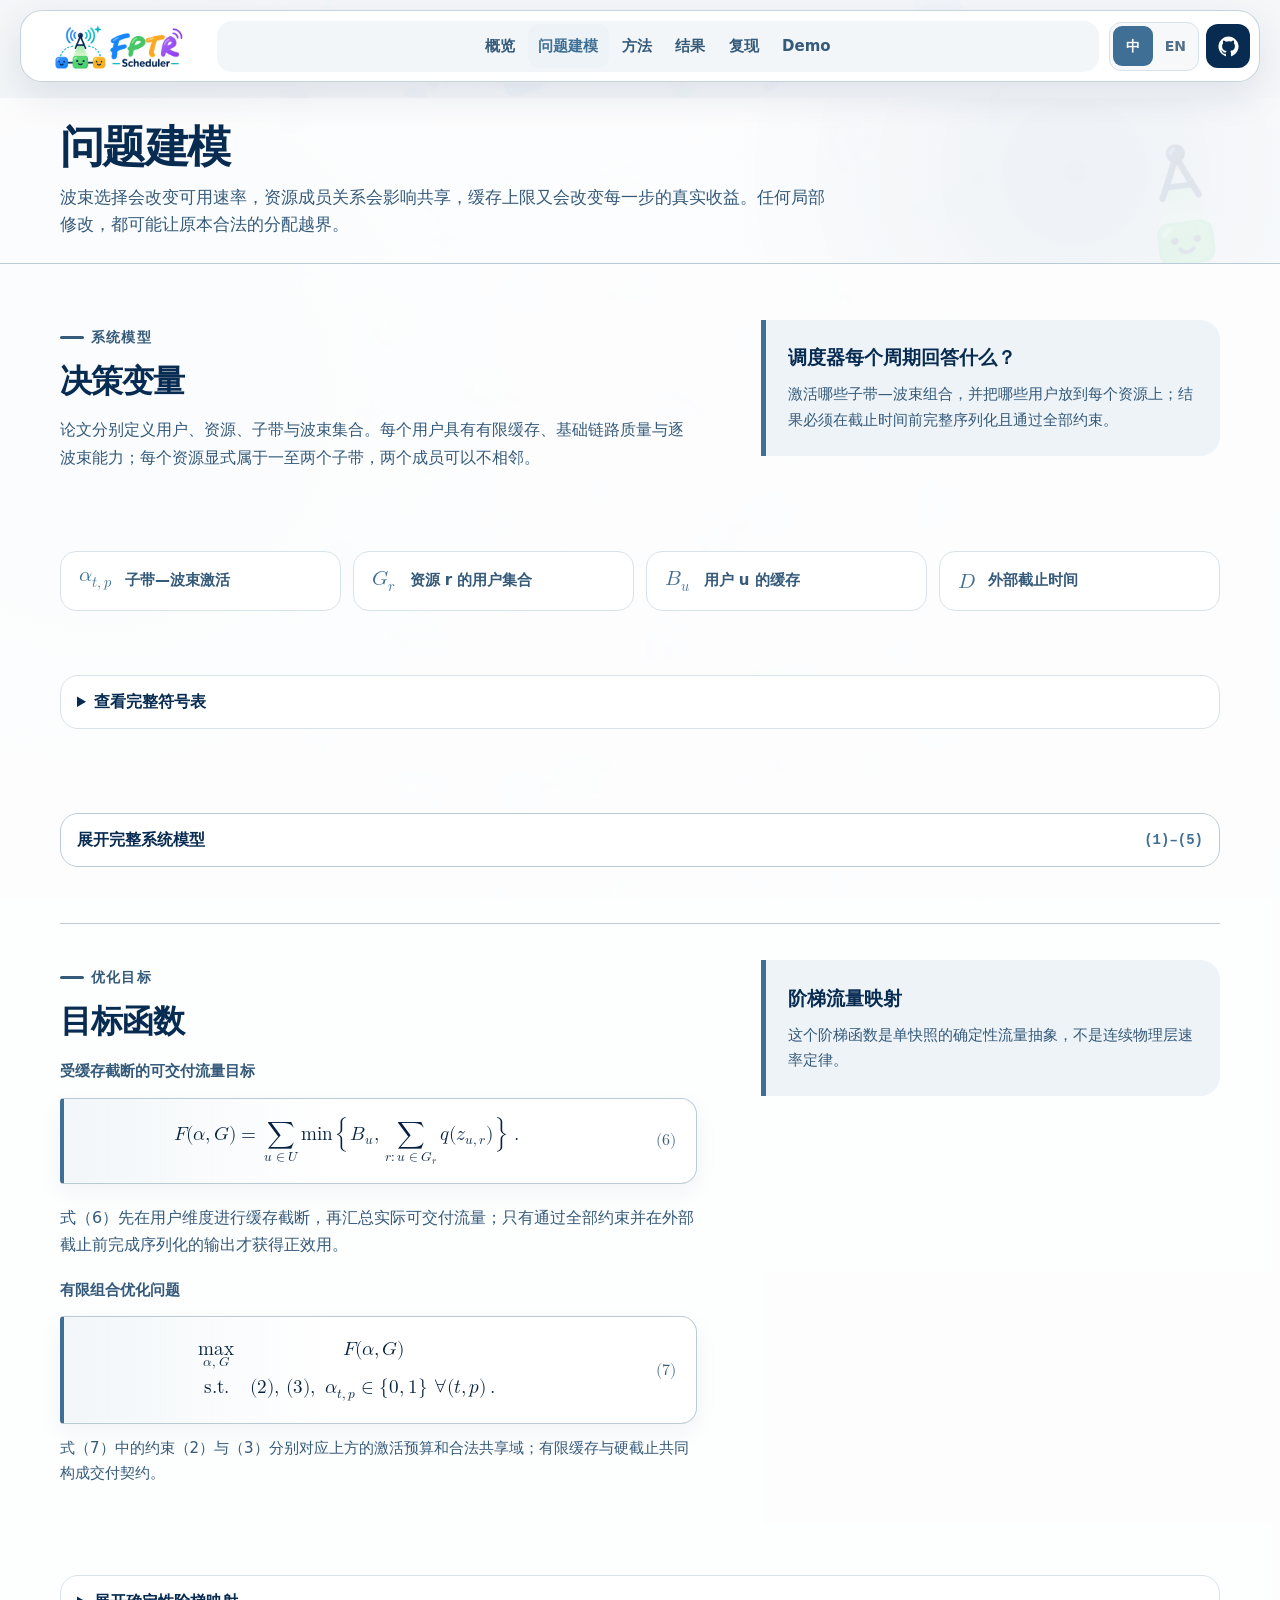
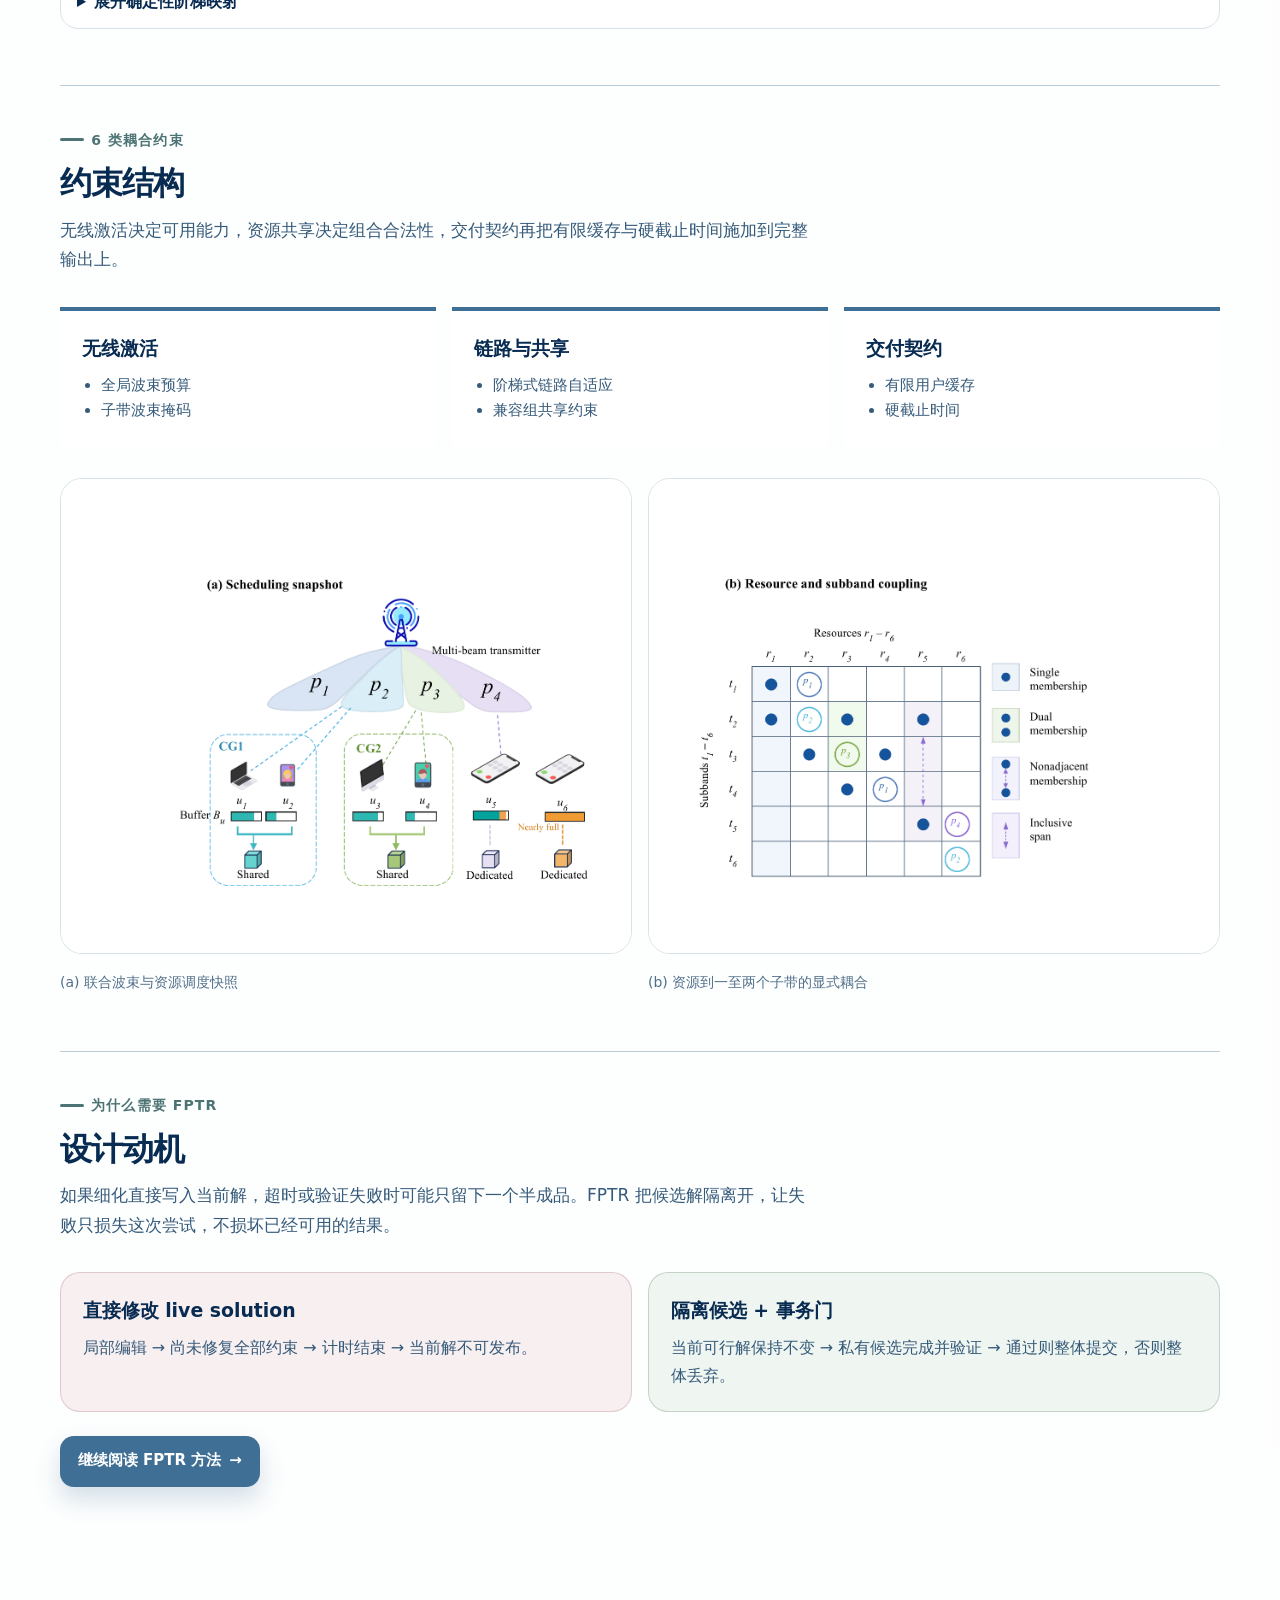
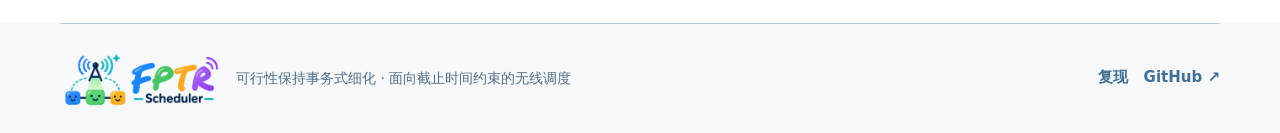
<file: docs/problem/index.html>
<!doctype html>
<html lang="zh-CN">
  <head>
    <meta charset="utf-8" />
    <script>document.documentElement.classList.add("js");</script>
    <meta name="viewport" content="width=device-width, initial-scale=1" />
    <meta name="theme-color" content="#f6f8fa" />
    <meta name="description" content="FPTR 联合波束与资源调度的系统模型、目标函数、确定性链路映射与耦合约束。" />
    <meta property="og:type" content="website" />
    <meta property="og:title" content="问题建模 · FPTR Scheduler" />
    <meta property="og:description" content="The model and coupled constraints behind deadline-aware joint beam and resource scheduling." />
    <meta property="og:url" content="https://rudykon.github.io/FPTR_Scheduler/problem/" />
    <meta property="og:image" content="https://rudykon.github.io/FPTR_Scheduler/images/scenario_constraint_coupling.png" />
    <title>问题建模 · FPTR Scheduler</title>
    <link rel="canonical" href="https://rudykon.github.io/FPTR_Scheduler/problem/" />
    <link rel="icon" type="image/png" href="../assets/brand/favicon-32.png" sizes="32x32" />
    <link rel="apple-touch-icon" href="../assets/brand/apple-touch-icon.png" />
    <link rel="stylesheet" href="../assets/palette.css" />
    <link rel="stylesheet" href="../assets/site.css" />
    <script src="../assets/site.js" defer></script>
  </head>
  <body data-title-key="problemPageTitle" data-description-key="problemPageDescription">
    <a class="skip-link" href="#main" data-i18n="skip">跳到主要内容</a>
    <div class="site-shell" id="top">
      <header class="site-header">
        <a class="brand-link" href="../" aria-label="FPTR Scheduler 首页" data-i18n-aria="brandHomeAria"><img src="../assets/brand/logo-horizontal.png" alt="FPTR Scheduler" /></a>
        <button class="nav-toggle" type="button" aria-expanded="false" aria-controls="mainNav"><span data-i18n="navMenu">目录</span><svg viewBox="0 0 16 16" aria-hidden="true"><path d="m3 6 5 5 5-5" /></svg></button>
        <nav class="main-nav" id="mainNav" aria-label="主要导航" data-i18n-aria="navAria">
          <a href="../"><span data-i18n="navOverview">概览</span></a>
          <a href="../problem/" aria-current="page"><span data-i18n="navProblem">问题建模</span></a>
          <a href="../method/"><span data-i18n="navMethod">方法</span></a>
          <a href="../evidence/"><span data-i18n="navEvidence">结果</span></a>
          <a href="../reproduce/"><span data-i18n="navReproduce">复现</span></a>
          <a href="../demo/"><span data-i18n="navDemo">Demo</span></a>
        </nav>
        <div class="header-actions">
          <div class="language-switch" aria-label="语言切换" data-i18n-aria="languageAria"><a href="../problem/" data-locale="zh" class="active" aria-current="page">中</a><a href="../en/problem/" data-locale="en" lang="en">EN</a></div>
          <a class="icon-link github-icon" href="https://github.com/rudykon/FPTR_Scheduler" target="_blank" rel="noreferrer" aria-label="GitHub 仓库" data-i18n-aria="githubAria"></a>
        </div>
      </header>

      <main id="main">
        <section class="page-hero page-hero-problem">
          <div class="section-wrap">
            <h1 data-i18n="problemTitle">问题建模</h1>
            <p data-i18n="problemBody">波束选择会改变可用速率，资源成员关系会影响共享，缓存上限又会改变每一步的真实收益。任何局部修改，都可能让原本合法的分配越界。</p>
          </div>
          <img class="page-mascot" src="../assets/brand/submark.png" alt="" aria-hidden="true" />
        </section>

        <section class="detail-section">
          <div class="section-wrap">
            <section class="editorial-section editorial-grid">
              <div class="editorial-copy">
                <p class="section-kicker" data-i18n="systemModelKicker">系统模型</p>
                <h2 data-i18n="systemModelTitle">决策变量</h2>
                <p data-i18n="systemModelBody">论文分别定义用户、资源、子带与波束集合。每个用户具有有限缓存、基础链路质量与逐波束能力；每个资源显式属于一至两个子带，两个成员可以不相邻。</p>
              </div>
              <aside class="callout">
                <h3 data-i18n="scenarioQuestionTitle">调度器每个周期回答什么？</h3>
                <p data-i18n="scenarioQuestionBody">激活哪些子带—波束组合，并把哪些用户放到每个资源上；结果必须在截止时间前完整序列化且通过全部约束。</p>
              </aside>
              <div class="key-symbols" style="grid-column: 1 / -1" aria-label="核心模型符号" data-i18n-aria="coreSymbolsAria">
                <article><math class="inline-math"><msub><mi>α</mi><mrow><mi>t</mi><mo>,</mo><mi>p</mi></mrow></msub></math><span data-i18n="symbolActivationMeaning">子带—波束激活</span></article>
                <article><math class="inline-math"><msub><mi>G</mi><mi>r</mi></msub></math><span data-i18n="symbolGroupMeaning">资源 r 的用户集合</span></article>
                <article><math class="inline-math"><msub><mi>B</mi><mi>u</mi></msub></math><span data-i18n="symbolBufferMeaning">用户 u 的缓存</span></article>
                <article><math class="inline-math"><mi>D</mi></math><span data-i18n="symbolDeadlineMeaning">外部截止时间</span></article>
              </div>
              <details class="symbol-details" style="grid-column: 1 / -1">
                <summary data-i18n="symbolDetails">查看完整符号表</summary>
                <div class="details-body symbol-table-wrap">
                  <h3 data-i18n="symbolTitle">符号与角色</h3>
                  <div class="table-wrap">
                  <table class="symbol-table">
                    <thead><tr><th data-i18n="symbolLabel">符号</th><th data-i18n="meaningLabel">含义</th><th data-i18n="roleLabel">在模型中的角色</th></tr></thead>
                    <tbody>
                      <tr><th scope="row" class="math-symbol"><math class="inline-math"><mi>U</mi></math></th><td data-i18n="modelUsers">用户</td><td data-i18n="symbolUsersRole">被服务的有限缓存业务实体</td></tr>
                      <tr><th scope="row" class="math-symbol"><math class="inline-math"><mi>R</mi></math></th><td data-i18n="modelResources">资源</td><td data-i18n="symbolResourcesRole">承载用户分配的离散资源块</td></tr>
                      <tr><th scope="row" class="math-symbol"><math class="inline-math"><mi>T</mi></math></th><td data-i18n="modelSubbands">子带</td><td data-i18n="symbolSubbandsRole">资源显式属于一至两个子带</td></tr>
                      <tr><th scope="row" class="math-symbol"><math class="inline-math"><mi>P</mi></math></th><td data-i18n="modelBeams">波束</td><td data-i18n="symbolBeamsRole">受全局预算与子带掩码共同约束</td></tr>
                      <tr><th scope="row" class="math-symbol"><math class="inline-math"><msub><mi>T</mi><mi>r</mi></msub></math></th><td data-i18n="symbolMembershipMeaning">资源的子带成员集合</td><td data-i18n="symbolMembershipRole">包含一至两个子带，成员可以不相邻</td></tr>
                      <tr><th scope="row" class="math-symbol"><math class="inline-math"><msub><mi>d</mi><mi>r</mi></msub></math></th><td data-i18n="symbolSpanMeaning">资源成员的含端点跨度</td><td data-i18n="symbolSpanRole">归一化所选波束能力</td></tr>
                      <tr><th scope="row" class="math-symbol"><math class="inline-math"><mi>L</mi></math></th><td data-i18n="symbolBudgetMeaning">全局波束预算</td><td data-i18n="symbolBudgetRole">限制所有子带上的激活总数</td></tr>
                      <tr><th scope="row" class="math-symbol"><math class="inline-math"><msub><mi>B</mi><mi>u</mi></msub></math></th><td data-i18n="symbolBufferMeaning">用户 u 的缓存</td><td data-i18n="symbolBufferRole">限制该用户可计入目标的最大传输量</td></tr>
                      <tr><th scope="row" class="math-symbol"><math class="inline-math"><msub><mi>γ</mi><mi>u</mi></msub></math></th><td data-i18n="symbolGammaMeaning">用户 u 的基础链路质量</td><td data-i18n="symbolGammaRole">与波束能力共同形成有效链路值</td></tr>
                      <tr><th scope="row" class="math-symbol"><math class="inline-math"><msub><mi>c</mi><mrow><mi>u</mi><mo>,</mo><mi>p</mi></mrow></msub></math></th><td data-i18n="symbolCapabilityMeaning">用户—波束能力</td><td data-i18n="symbolCapabilityRole">描述用户 u 在波束 p 下的适配度</td></tr>
                      <tr><th scope="row" class="math-symbol"><math class="inline-math"><msub><mi>α</mi><mrow><mi>t</mi><mo>,</mo><mi>p</mi></mrow></msub></math></th><td data-i18n="symbolActivationMeaning">子带—波束激活</td><td data-i18n="symbolActivationRole">取二值并决定每个子带的波束掩码</td></tr>
                      <tr><th scope="row" class="math-symbol"><math class="inline-math"><msub><mi>C</mi><mi>m</mi></msub></math></th><td data-i18n="symbolCgMeaning">第 m 个兼容组</td><td data-i18n="symbolCgRole">限定合法的多用户共享集合</td></tr>
                      <tr><th scope="row" class="math-symbol"><math class="inline-math"><msub><mi>G</mi><mi>r</mi></msub></math></th><td data-i18n="symbolGroupMeaning">资源 r 的用户集合</td><td data-i18n="symbolGroupRole">必须满足兼容组与共享人数约束</td></tr>
                      <tr><th scope="row" class="math-symbol"><math class="inline-math"><msub><mover accent="true"><mi>c</mi><mo>¯</mo></mover><mrow><mi>u</mi><mo>,</mo><mi>r</mi></mrow></msub></math></th><td data-i18n="symbolSelectedCapabilityMeaning">所选波束的归一化能力</td><td data-i18n="symbolSelectedCapabilityRole">连接激活决策与有效链路值</td></tr>
                      <tr><th scope="row" class="math-symbol"><math class="inline-math"><msub><mi>z</mi><mrow><mi>u</mi><mo>,</mo><mi>r</mi></mrow></msub></math></th><td data-i18n="symbolLinkMeaning">用户—资源有效链路值</td><td data-i18n="symbolLinkRole">综合基础质量、共享惩罚与所选能力</td></tr>
                      <tr><th scope="row" class="math-symbol"><math class="inline-math"><mi>q</mi><mo>⁡</mo><mo fence="true" stretchy="false">(</mo><mi>z</mi><mo fence="true" stretchy="false">)</mo></math></th><td data-i18n="symbolTrafficMeaning">确定性流量映射</td><td data-i18n="symbolTrafficRole">把有效链路值映射为离散可交付流量</td></tr>
                      <tr><th scope="row" class="math-symbol"><math class="inline-math"><mi>D</mi></math></th><td data-i18n="symbolDeadlineMeaning">外部截止时间</td><td data-i18n="symbolDeadlineRole">迟到、非法或失败输出均计零效用</td></tr>
                    </tbody>
                    </table>
                  </div>
                </div>
              </details>
              <details class="formal-equations" style="grid-column: 1 / -1">
                <summary><span data-i18n="formalModelSummary">展开完整系统模型</span><span class="equation-range" aria-hidden="true">(1)–(5)</span></summary>
                <div class="details-body equation-stack">
                  <div class="equation-unit">
                    <p data-i18n="equation1Lead">资源跨度采用首个到最后一个成员的含端点距离。</p>
                    <div class="formula-block" id="eq-1" data-equation="1" tabindex="0">
                      <div class="equation-row">
                        <math display="block" aria-label="式（1）：d 下标 r 等于 T 下标 r 的最大值减最小值加一" data-i18n-aria="equation1Aria">
                          <semantics>
                            <mrow><msub><mi>d</mi><mi>r</mi></msub><mo>=</mo><mi mathvariant="normal">max</mi><msub><mi>T</mi><mi>r</mi></msub><mo>−</mo><mi mathvariant="normal">min</mi><msub><mi>T</mi><mi>r</mi></msub><mo>+</mo><mn>1</mn><mo>.</mo></mrow>
                            <annotation encoding="application/x-tex">d_r = \max T_r - \min T_r + 1.</annotation>
                          </semantics>
                        </math>
                        <span class="equation-number" aria-hidden="true">(1)</span>
                      </div>
                    </div>
                  </div>
                  <div class="equation-unit">
                    <p data-i18n="equation2Lead">总激活数受全局预算限制；非空资源必须在每个成员子带上至少激活一个波束。</p>
                    <div class="formula-block" id="eq-2" data-equation="2" tabindex="0">
                      <div class="equation-row">
                        <math display="block" aria-label="式（2）：全局波束预算与资源激活约束" data-i18n-aria="equation2Aria">
                          <semantics>
                            <mtable columnalign="left" rowspacing=".55em">
                              <mtr><mtd><mrow><munder><mo>∑</mo><mrow><mi>t</mi><mo>∈</mo><mi>T</mi></mrow></munder><munder><mo>∑</mo><mrow><mi>p</mi><mo>∈</mo><mi>P</mi></mrow></munder><msub><mi>α</mi><mrow><mi>t</mi><mo>,</mo><mi>p</mi></mrow></msub><mo>≤</mo><mi>L</mi><mo>,</mo></mrow></mtd></mtr>
                              <mtr><mtd><mrow><msub><mi>G</mi><mi>r</mi></msub><mo>≠</mo><mi>∅</mi><mo>⇒</mo><munder><mo>∑</mo><mrow><mi>p</mi><mo>∈</mo><mi>P</mi></mrow></munder><msub><mi>α</mi><mrow><mi>t</mi><mo>,</mo><mi>p</mi></mrow></msub><mo>≥</mo><mn>1</mn><mo>,</mo><mspace width=".3em"></mspace><mo>∀</mo><mi>t</mi><mo>∈</mo><msub><mi>T</mi><mi>r</mi></msub><mo>.</mo></mrow></mtd></mtr>
                            </mtable>
                            <annotation encoding="application/x-tex">\sum_{t\in T}\sum_{p\in P}\alpha_{t,p}\le L,\quad G_r\ne\varnothing\Rightarrow\sum_{p\in P}\alpha_{t,p}\ge1,\ \forall t\in T_r.</annotation>
                          </semantics>
                        </math>
                        <span class="equation-number" aria-hidden="true">(2)</span>
                      </div>
                    </div>
                  </div>
                  <div class="equation-unit">
                    <p data-i18n="equation3Lead">空集和单用户始终合法；多用户共享必须完全位于同一兼容组内。</p>
                    <div class="formula-block" id="eq-3" data-equation="3" tabindex="0">
                      <div class="equation-row">
                        <math display="block" aria-label="式（3）：资源用户集合的兼容组合法域" data-i18n-aria="equation3Aria">
                          <semantics>
                            <mrow>
                              <msub><mi>G</mi><mi>r</mi></msub><mo>∈</mo><mo fence="true" stretchy="false">{</mo><mi>∅</mi><mo fence="true" stretchy="false">}</mo><mo>∪</mo><mo fence="true" stretchy="false">{</mo><mo fence="true" stretchy="false">{</mo><mi>u</mi><mo fence="true" stretchy="false">}</mo><mo>:</mo><mi>u</mi><mo>∈</mo><mi>U</mi><mo fence="true" stretchy="false">}</mo><mo>∪</mo>
                              <munderover><mo>⋃</mo><mrow><mi>m</mi><mo>=</mo><mn>1</mn></mrow><mi>M</mi></munderover>
                              <mo fence="true" stretchy="false">{</mo><mi>G</mi><mo>:</mo><mi>G</mi><mo>⊆</mo><msub><mi>C</mi><mi>m</mi></msub><mo>,</mo><mrow><mo fence="true" stretchy="false">|</mo><mi>G</mi><mo fence="true" stretchy="false">|</mo></mrow><mo>≥</mo><mn>2</mn><mo fence="true" stretchy="false">}</mo><mo>.</mo>
                            </mrow>
                            <annotation encoding="application/x-tex">G_r\in\{\varnothing\}\cup\{\{u\}:u\in U\}\cup\bigcup_{m=1}^{M}\{G:G\subseteq C_m,\lvert G\rvert\ge2\}.</annotation>
                          </semantics>
                        </math>
                        <span class="equation-number" aria-hidden="true">(3)</span>
                      </div>
                    </div>
                  </div>
                  <div class="equation-unit">
                    <p data-i18n="equation4Lead">所选能力仅累加资源成员子带上的已激活波束，并按成员跨度归一化。</p>
                    <div class="formula-block" id="eq-4" data-equation="4" tabindex="0">
                      <div class="equation-row">
                        <math display="block" aria-label="式（4）：归一化的所选波束能力" data-i18n-aria="equation4Aria">
                          <semantics>
                            <mrow>
                              <msub><mover accent="true"><mi>c</mi><mo>¯</mo></mover><mrow><mi>u</mi><mo>,</mo><mi>r</mi></mrow></msub><mo>⁡</mo><mo fence="true" stretchy="false">(</mo><mi>α</mi><mo fence="true" stretchy="false">)</mo><mo>=</mo>
                              <mfrac><mrow><munder><mo>∑</mo><mrow><mi>t</mi><mo>∈</mo><msub><mi>T</mi><mi>r</mi></msub></mrow></munder><munder><mo>∑</mo><mrow><mi>p</mi><mo>∈</mo><mi>P</mi></mrow></munder><msub><mi>c</mi><mrow><mi>u</mi><mo>,</mo><mi>p</mi></mrow></msub><msub><mi>α</mi><mrow><mi>t</mi><mo>,</mo><mi>p</mi></mrow></msub></mrow><msub><mi>d</mi><mi>r</mi></msub></mfrac><mo>.</mo>
                            </mrow>
                            <annotation encoding="application/x-tex">\bar c_{u,r}(\alpha)=\frac{\sum_{t\in T_r}\sum_{p\in P}c_{u,p}\alpha_{t,p}}{d_r}.</annotation>
                          </semantics>
                        </math>
                        <span class="equation-number" aria-hidden="true">(4)</span>
                      </div>
                    </div>
                  </div>
                  <div class="equation-unit">
                    <p data-i18n="equation5Lead">有效链路值同时计入基础质量、共享人数惩罚和所选能力占比。</p>
                    <div class="formula-block" id="eq-5" data-equation="5" tabindex="0">
                      <div class="equation-row">
                        <math display="block" aria-label="式（5）：用户在资源上的有效链路值" data-i18n-aria="equation5Aria">
                          <semantics>
                            <mrow>
                              <msub><mi>z</mi><mrow><mi>u</mi><mo>,</mo><mi>r</mi></mrow></msub><mo>=</mo><msub><mi>γ</mi><mi>u</mi></msub><mo>+</mo><mn>10</mn><msub><mi mathvariant="normal">log</mi><mn>10</mn></msub><mo>⁡</mo><mfrac><mn>1</mn><mrow><mo fence="true" stretchy="false">|</mo><msub><mi>G</mi><mi>r</mi></msub><mo fence="true" stretchy="false">|</mo></mrow></mfrac><mo>+</mo>
                              <mn>10</mn><msub><mi mathvariant="normal">log</mi><mn>10</mn></msub><mo>⁡</mo><mfrac><mrow><msub><mover accent="true"><mi>c</mi><mo>¯</mo></mover><mrow><mi>u</mi><mo>,</mo><mi>r</mi></mrow></msub><mo>⁡</mo><mo fence="true" stretchy="false">(</mo><mi>α</mi><mo fence="true" stretchy="false">)</mo></mrow><mrow><munder><mo>∑</mo><mrow><mi>p</mi><mo>∈</mo><mi>P</mi></mrow></munder><msub><mi>c</mi><mrow><mi>u</mi><mo>,</mo><mi>p</mi></mrow></msub></mrow></mfrac><mo>.</mo>
                            </mrow>
                            <annotation encoding="application/x-tex">z_{u,r}=\gamma_u+10\log_{10}\frac{1}{\lvert G_r\rvert}+10\log_{10}\frac{\bar c_{u,r}(\alpha)}{\sum_{p\in P}c_{u,p}}.</annotation>
                          </semantics>
                        </math>
                        <span class="equation-number" aria-hidden="true">(5)</span>
                      </div>
                    </div>
                  </div>
                </div>
              </details>
            </section>

            <section class="editorial-section editorial-grid">
              <div class="editorial-copy">
                <p class="section-kicker" data-i18n="objectiveLabel">优化目标</p>
                <h2 data-i18n="objectiveTitle">目标函数</h2>
                <p class="equation-lead" data-i18n="equation6Lead">受缓存截断的可交付流量目标</p>
                <div class="formula-block" id="eq-6" data-equation="6" tabindex="0">
                  <div class="equation-row">
                    <math display="block" aria-label="式（6）：F 关于 alpha 和 G 等于对所有用户求和，每项取用户缓存与该用户跨资源流量总和的较小值" data-i18n-aria="equation6Aria">
                      <semantics>
                        <mrow>
                          <mi>F</mi><mo>⁡</mo><mo fence="true" stretchy="false">(</mo><mi>α</mi><mo>,</mo><mi>G</mi><mo fence="true" stretchy="false">)</mo><mo>=</mo>
                          <munder><mo>∑</mo><mrow><mi>u</mi><mo>∈</mo><mi>U</mi></mrow></munder>
                          <mi mathvariant="normal">min</mi><mo>⁡</mo><mo fence="true" stretchy="true" symmetric="true" maxsize="1.5em">{</mo><msub><mi>B</mi><mi>u</mi></msub><mo>,</mo>
                          <munder><mo>∑</mo><mrow><mi>r</mi><mo>:</mo><mi>u</mi><mo>∈</mo><msub><mi>G</mi><mi>r</mi></msub></mrow></munder>
                          <mi>q</mi><mo>⁡</mo><mo fence="true" stretchy="false">(</mo><msub><mi>z</mi><mrow><mi>u</mi><mo>,</mo><mi>r</mi></mrow></msub><mo fence="true" stretchy="false">)</mo><mo fence="true" stretchy="true" symmetric="true" maxsize="1.5em">}</mo><mo>.</mo>
                        </mrow>
                        <annotation encoding="application/x-tex">F(\alpha,G)=\sum_{u\in U}\min\left\{B_u,\sum_{r:u\in G_r}q(z_{u,r})\right\}.</annotation>
                      </semantics>
                    </math>
                    <span class="equation-number" aria-hidden="true">(6)</span>
                  </div>
                </div>
                <p data-i18n="objectiveBody">式（6）先在用户维度进行缓存截断，再汇总实际可交付流量；只有通过全部约束并在外部截止前完成序列化的输出才获得正效用。</p>
                <p class="equation-lead" data-i18n="equation7Lead">有限组合优化问题</p>
                <div class="formula-block" id="eq-7" data-equation="7" tabindex="0">
                  <div class="equation-row">
                    <math display="block" aria-label="式（7）：在约束（2）、（3）和二值激活条件下，对 alpha 与 G 最大化 F" data-i18n-aria="equation7Aria">
                      <semantics>
                        <mtable columnalign="right left" columnspacing="1em" rowspacing=".45em">
                          <mtr><mtd><munder><mi mathvariant="normal">max</mi><mrow><mi>α</mi><mo>,</mo><mi>G</mi></mrow></munder></mtd><mtd><mrow><mi>F</mi><mo>⁡</mo><mo fence="true" stretchy="false">(</mo><mi>α</mi><mo>,</mo><mi>G</mi><mo fence="true" stretchy="false">)</mo></mrow></mtd></mtr>
                          <mtr><mtd><mtext>s.t.</mtext></mtd><mtd><mrow><mo fence="true" stretchy="false">(</mo><mn>2</mn><mo fence="true" stretchy="false">)</mo><mo>,</mo><mspace width=".2em"></mspace><mo fence="true" stretchy="false">(</mo><mn>3</mn><mo fence="true" stretchy="false">)</mo><mo>,</mo><mspace width=".35em"></mspace><msub><mi>α</mi><mrow><mi>t</mi><mo>,</mo><mi>p</mi></mrow></msub><mo>∈</mo><mo fence="true" stretchy="false">{</mo><mn>0</mn><mo>,</mo><mn>1</mn><mo fence="true" stretchy="false">}</mo><mspace width=".35em"></mspace><mo>∀</mo><mo fence="true" stretchy="false">(</mo><mi>t</mi><mo>,</mo><mi>p</mi><mo fence="true" stretchy="false">)</mo><mo>.</mo></mrow></mtd></mtr>
                        </mtable>
                        <annotation encoding="application/x-tex">\max_{\alpha,G} F(\alpha,G)\quad\text{s.t.}\quad (2),(3),\ \alpha_{t,p}\in\{0,1\}\ \forall(t,p).</annotation>
                      </semantics>
                    </math>
                    <span class="equation-number" aria-hidden="true">(7)</span>
                  </div>
                </div>
                <p class="equation-note" data-i18n="equation7Note">式（7）中的约束（2）与（3）分别对应上方的激活预算和合法共享域；有限缓存与硬截止共同构成交付契约。</p>
              </div>
              <aside class="callout">
                <h3 data-i18n="trafficMapTitle">阶梯流量映射</h3>
                <p data-i18n="trafficMapBody">这个阶梯函数是单快照的确定性流量抽象，不是连续物理层速率定律。</p>
              </aside>
              <details class="traffic-details" style="grid-column: 1 / -1">
                <summary data-i18n="trafficDetails">展开确定性阶梯映射</summary>
                <div class="traffic-table-wrap">
                  <table>
                    <thead><tr><th><math class="inline-math"><mi>z</mi></math></th><th><math class="inline-math"><mi>z</mi><mo>≤</mo><mo>−</mo><mn>10</mn></math></th><th><math class="inline-math"><mo fence="true" stretchy="false">(</mo><mo>−</mo><mn>10</mn><mo>,</mo><mn>0</mn><mo fence="true" stretchy="false">]</mo></math></th><th><math class="inline-math"><mo fence="true" stretchy="false">(</mo><mn>0</mn><mo>,</mo><mn>3</mn><mo fence="true" stretchy="false">]</mo></math></th><th><math class="inline-math"><mo fence="true" stretchy="false">(</mo><mn>3</mn><mo>,</mo><mn>10</mn><mo fence="true" stretchy="false">]</mo></math></th><th><math class="inline-math"><mo fence="true" stretchy="false">(</mo><mn>10</mn><mo>,</mo><mn>15</mn><mo fence="true" stretchy="false">]</mo></math></th><th><math class="inline-math"><mo fence="true" stretchy="false">(</mo><mn>15</mn><mo>,</mo><mn>20</mn><mo fence="true" stretchy="false">]</mo></math></th><th><math class="inline-math"><mi>z</mi><mo>&gt;</mo><mn>20</mn></math></th></tr></thead>
                    <tbody><tr><th><math class="inline-math"><mi>q</mi><mo>⁡</mo><mo fence="true" stretchy="false">(</mo><mi>z</mi><mo fence="true" stretchy="false">)</mo></math></th><td>0</td><td>8</td><td>24</td><td>90</td><td>120</td><td>162</td><td>222</td></tr></tbody>
                  </table>
                </div>
              </details>
            </section>

            <section class="editorial-section">
              <div class="section-heading">
                <p class="section-kicker" data-i18n="constraintKicker">6 类耦合约束</p>
                <h2 data-i18n="constraintTitle">约束结构</h2>
                <p data-i18n="constraintBody">无线激活决定可用能力，资源共享决定组合合法性，交付契约再把有限缓存与硬截止时间施加到完整输出上。</p>
              </div>
              <div class="constraint-groups">
                <article class="constraint-group">
                  <h3 data-i18n="constraintRadioTitle">无线激活</h3>
                  <ul><li data-i18n="constraintBeam">全局波束预算</li><li data-i18n="constraintMask">子带波束掩码</li></ul>
                </article>
                <article class="constraint-group">
                  <h3 data-i18n="constraintSharingTitle">链路与共享</h3>
                  <ul><li data-i18n="constraintLink">阶梯式链路自适应</li><li data-i18n="constraintGroup">兼容组共享约束</li></ul>
                </article>
                <article class="constraint-group">
                  <h3 data-i18n="constraintDeliveryTitle">交付契约</h3>
                  <ul><li data-i18n="constraintBuffer">有限用户缓存</li><li data-i18n="constraintDeadline">硬截止时间</li></ul>
                </article>
              </div>
              <figure class="scenario-split">
                <a class="scenario-crop scenario-left" href="../images/scenario_constraint_coupling.png" target="_blank" rel="noreferrer"><img src="../images/scenario_constraint_coupling.png" alt="联合调度快照" data-i18n-alt="figureScenarioAlt" /></a>
                <a class="scenario-crop scenario-right" href="../images/scenario_constraint_coupling.png" target="_blank" rel="noreferrer"><img src="../images/scenario_constraint_coupling.png" alt="资源与子带耦合" data-i18n-alt="figureCouplingAlt" /></a>
                <figcaption><span data-i18n="figureScenario">(a) 联合波束与资源调度快照</span><span data-i18n="figureCoupling">(b) 资源到一至两个子带的显式耦合</span></figcaption>
              </figure>
            </section>

            <section class="editorial-section">
              <div class="section-heading">
                <p class="section-kicker" data-i18n="riskKicker">为什么需要 FPTR</p>
                <h2 data-i18n="problemAsideTitle">设计动机</h2>
                <p data-i18n="problemAsideBody">如果细化直接写入当前解，超时或验证失败时可能只留下一个半成品。FPTR 把候选解隔离开，让失败只损失这次尝试，不损坏已经可用的结果。</p>
              </div>
              <div class="risk-compare">
                <article class="risk-path bad"><h3 data-i18n="mutatingTitle">直接修改 live solution</h3><p data-i18n="mutatingBody">局部编辑 → 尚未修复全部约束 → 计时结束 → 当前解不可发布。</p></article>
                <article class="risk-path good"><h3 data-i18n="transactionTitle">隔离候选 + 事务门</h3><p data-i18n="transactionBody">当前可行解保持不变 → 私有候选完成并验证 → 通过则整体提交，否则整体丢弃。</p></article>
              </div>
              <a class="button button-primary" href="../method/" style="margin-top: 1.5rem"><span data-i18n="continueMethod">继续阅读 FPTR 方法</span><span aria-hidden="true">→</span></a>
            </section>
          </div>
        </section>
      </main>

      <footer class="site-footer">
        <div><img src="../assets/brand/logo-horizontal.png" alt="FPTR Scheduler" /><p data-i18n="footer">可行性保持事务式细化 · 面向截止时间约束的无线调度</p></div>
        <nav class="footer-links" aria-label="项目链接" data-i18n-aria="footerLinksAria"><a href="../reproduce/" data-i18n="navReproduce">复现</a><a href="https://github.com/rudykon/FPTR_Scheduler" target="_blank" rel="noreferrer">GitHub ↗</a></nav>
      </footer>
    </div>
  </body>
</html>
</file>
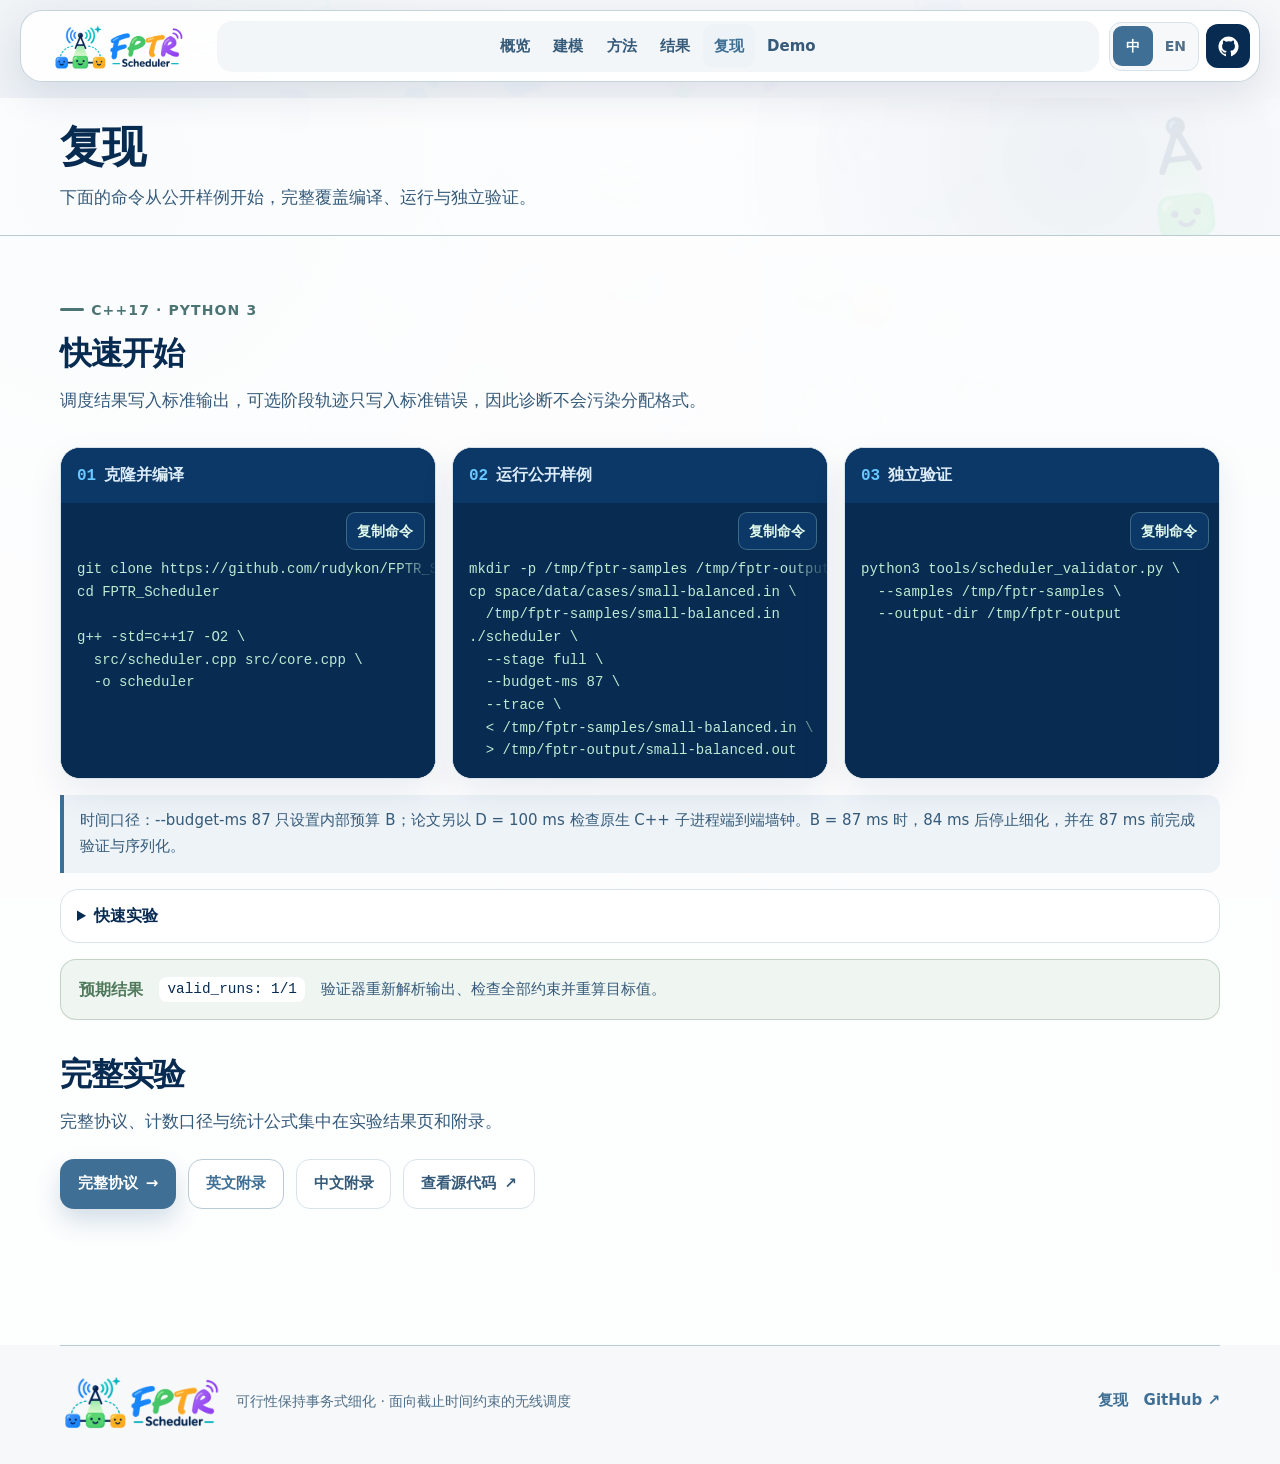
<file: docs/reproduce/index.html>
<!doctype html>
<html lang="zh-CN">
  <head>
    <meta charset="utf-8" />
    <script>document.documentElement.classList.add("js");</script>
    <meta name="viewport" content="width=device-width, initial-scale=1" />
    <meta name="theme-color" content="#f6f8fa" />
    <meta name="description" content="用三步编译、运行和独立验证 FPTR，并查看实验账本与仓库结构。" />
    <meta property="og:type" content="website" />
    <meta property="og:title" content="代码与复现 · FPTR Scheduler" />
    <meta property="og:description" content="Build, run, independently validate, and audit the public FPTR release." />
    <meta property="og:url" content="https://rudykon.github.io/FPTR_Scheduler/reproduce/" />
    <meta property="og:image" content="https://rudykon.github.io/FPTR_Scheduler/images/figure2_fptr_anessuite.png" />
    <title>代码与复现 · FPTR Scheduler</title>
    <link rel="canonical" href="https://rudykon.github.io/FPTR_Scheduler/reproduce/" />
    <link rel="icon" type="image/png" href="../assets/brand/favicon-32.png" sizes="32x32" />
    <link rel="apple-touch-icon" href="../assets/brand/apple-touch-icon.png" />
    <link rel="stylesheet" href="../assets/palette.css" />
    <link rel="stylesheet" href="../assets/site.css" />
    <script src="../assets/site.js" defer></script>
  </head>
  <body data-title-key="reproducePageTitle" data-description-key="reproducePageDescription">
    <a class="skip-link" href="#main" data-i18n="skip">跳到主要内容</a>
    <div class="site-shell" id="top">
      <header class="site-header">
        <a class="brand-link" href="../" aria-label="FPTR Scheduler 首页" data-i18n-aria="brandHomeAria"><img src="../assets/brand/logo-horizontal.png" alt="FPTR Scheduler" /></a>
        <button class="nav-toggle" type="button" aria-expanded="false" aria-controls="mainNav"><span data-i18n="navMenu">目录</span><svg viewBox="0 0 16 16" aria-hidden="true"><path d="m3 6 5 5 5-5" /></svg></button>
        <nav class="main-nav" id="mainNav" aria-label="主要导航" data-i18n-aria="navAria">
          <a href="../"><span data-i18n="navOverview">概览</span></a>
          <a href="../modeling/"><span data-i18n="navProblem">建模</span></a>
          <a href="../method/"><span data-i18n="navMethod">方法</span></a>
          <a href="../evidence/"><span data-i18n="navEvidence">结果</span></a>
          <a href="../reproduce/" aria-current="page"><span data-i18n="navReproduce">复现</span></a>
          <a href="../demo/"><span data-i18n="navDemo">Demo</span></a>
        </nav>
        <div class="header-actions">
          <div class="language-switch" aria-label="语言切换" data-i18n-aria="languageAria"><a href="../reproduce/" data-locale="zh" class="active" aria-current="page">中</a><a href="../en/reproduce/" data-locale="en" lang="en">EN</a></div>
          <a class="icon-link github-icon" href="https://github.com/rudykon/FPTR_Scheduler" target="_blank" rel="noreferrer" aria-label="GitHub 仓库" data-i18n-aria="githubAria"></a>
        </div>
      </header>

      <main id="main">
        <section class="page-hero page-hero-reproduce">
          <div class="section-wrap">
            <h1 data-i18n="reproduceTitle">复现</h1>
            <p data-i18n="reproduceBody">下面的命令从公开样例开始，完整覆盖编译、运行与独立验证。</p>
          </div>
          <img class="page-mascot" src="../assets/brand/submark.png" alt="" aria-hidden="true" />
        </section>

        <section class="detail-section">
          <div class="section-wrap">
            <section class="editorial-section">
              <div class="section-heading">
                <p class="section-kicker" data-i18n="quickStartKicker">C++17 · Python 3</p>
                <h2 data-i18n="quickStartTitle">快速开始</h2>
                <p data-i18n="quickStartBody">调度结果写入标准输出，可选阶段轨迹只写入标准错误，因此诊断不会污染分配格式。</p>
              </div>
              <div class="quick-steps">
                <article class="quick-step"><h3 data-i18n="buildLabel">克隆并编译</h3><div class="code-shell"><button class="copy-code" type="button"><span data-copy-default data-i18n="copyCode">复制命令</span><span data-copy-success data-i18n="copiedCode" hidden>已复制</span></button><pre data-shell tabindex="0" aria-label="克隆并编译命令" data-i18n-aria="buildCodeAria"><code class="language-bash">git clone https://github.com/rudykon/FPTR_Scheduler.git
cd FPTR_Scheduler

g++ -std=c++17 -O2 \
  src/scheduler.cpp src/core.cpp \
  -o scheduler</code></pre></div></article>
                <article class="quick-step"><h3 data-i18n="runLabel">运行公开样例</h3><div class="code-shell"><button class="copy-code" type="button"><span data-copy-default data-i18n="copyCode">复制命令</span><span data-copy-success data-i18n="copiedCode" hidden>已复制</span></button><pre data-shell tabindex="0" aria-label="运行公开样例命令" data-i18n-aria="runCodeAria"><code class="language-bash">mkdir -p /tmp/fptr-samples /tmp/fptr-output
cp space/data/cases/small-balanced.in \
  /tmp/fptr-samples/small-balanced.in
./scheduler \
  --stage full \
  --budget-ms 87 \
  --trace \
  &lt; /tmp/fptr-samples/small-balanced.in \
  &gt; /tmp/fptr-output/small-balanced.out</code></pre></div></article>
                <article class="quick-step"><h3 data-i18n="validateLabel">独立验证</h3><div class="code-shell"><button class="copy-code" type="button"><span data-copy-default data-i18n="copyCode">复制命令</span><span data-copy-success data-i18n="copiedCode" hidden>已复制</span></button><pre data-shell tabindex="0" aria-label="独立验证命令" data-i18n-aria="validateCodeAria"><code class="language-bash">python3 tools/scheduler_validator.py \
  --samples /tmp/fptr-samples \
  --output-dir /tmp/fptr-output</code></pre></div></article>
              </div>
              <p class="reproduce-timing-note" data-i18n="reproduceTimingContract">时间口径：--budget-ms 87 只设置内部预算 B；论文另以 D = 100 ms 检查原生 C++ 子进程端到端墙钟。B = 87 ms 时，84 ms 后停止细化，并在 87 ms 前完成验证与序列化。</p>
              <details class="experiment-command">
                <summary data-i18n="experimentLabel">快速实验</summary>
                <div class="details-body"><div class="code-shell"><button class="copy-code" type="button"><span data-copy-default data-i18n="copyCode">复制命令</span><span data-copy-success data-i18n="copiedCode" hidden>已复制</span></button><pre data-shell tabindex="0" aria-label="运行快速实验命令" data-i18n-aria="experimentCodeAria"><code class="language-bash">python3 experiments/paper_experiments.py \
  --quick \
  --out /tmp/fptr-quick-results</code></pre></div></div>
              </details>
              <div class="expected-result">
                <strong data-i18n="expectedResultTitle">预期结果</strong>
                <code>valid_runs: 1/1</code>
                <span data-i18n="expectedResultBody">验证器重新解析输出、检查全部约束并重算目标值。</span>
              </div>
              <div class="section-heading compact-heading">
                <h2 data-i18n="fullExperimentTitle">完整实验</h2>
                <p data-i18n="fullExperimentBody">完整协议、计数口径与统计公式集中在实验结果页和附录。</p>
              </div>
              <div class="repro-actions">
                <a class="button button-primary" href="../evidence/#protocol"><span data-i18n="fullProtocol">完整协议</span><span aria-hidden="true">→</span></a>
                <a class="button button-secondary" href="../appendices/Appendix.pdf" target="_blank" rel="noreferrer"><span data-i18n="englishAppendix">英文附录</span></a>
                <a class="button button-ghost" href="../appendices/Appendix_zh.pdf" target="_blank" rel="noreferrer"><span data-i18n="chineseAppendix">中文附录</span></a>
                <a class="button button-ghost" href="https://github.com/rudykon/FPTR_Scheduler" target="_blank" rel="noreferrer"><span data-i18n="source">查看源代码</span><span aria-hidden="true">↗</span></a>
              </div>
            </section>

          </div>
        </section>
      </main>

      <footer class="site-footer">
        <div><img src="../assets/brand/logo-horizontal.png" alt="FPTR Scheduler" /><p data-i18n="footer">可行性保持事务式细化 · 面向截止时间约束的无线调度</p></div>
        <nav class="footer-links" aria-label="项目链接" data-i18n-aria="footerLinksAria"><a href="../reproduce/" aria-current="page" data-i18n="navReproduce">复现</a><a href="https://github.com/rudykon/FPTR_Scheduler" target="_blank" rel="noreferrer">GitHub ↗</a></nav>
      </footer>
    </div>
  </body>
</html>
</file>
<file: docs/assets/palette.css>
/* Generated by tools/build_visual_palette.py; edit config/visual_palette.json. */
:root {
  --structure: #082b52;
  --deep: #05213f;
  --signal: #3f6f94;
  --routing: #4d7474;
  --feasible: #4f795b;
  --deadline: #8c642e;
  --refinement: #5d6f7f;
  --red: #985560;
  --ice: #f6f8fa;
  --white: #ffffff;
  --ink-soft: #355a7a;
  --muted: #506f89;
  --line: #d8e2e9;
  --line-strong: #bacbd6;
  --blue-soft: #edf3f7;
  --cyan-soft: #eef4f3;
  --green-soft: #eff5f0;
  --amber-soft: #f7f2ea;
  --violet-soft: #f0f3f5;
  --red-soft: #f8eff0;
  --surface-soft: #f3f6f8;
  --chart-baseline: #626a72;
  --chart-grid: #d7e0e7;
  --chart-axis: #687887;
  --chart-share-0: #edf1f4;
  --chart-share-1: #b8cad8;
  --chart-share-2: #6f91aa;
  --chart-share-3: #365f7e;
  --chart-unmet: #dce3e8;
  --method-beam-first: #60666d;
  --method-base: #a8b8c4;
  --method-global: #91a6b5;
  --method-cg: #7892a5;
  --method-remask: #5e7d94;
  --method-full: #365f7e;
  --code-bg: #082b52;
  --code-header: #0c3867;
  --code-hover: #11508f;
  --code-heading: #ddecf9;
  --code-accent: #68c7ff;
  --code-button: #dff8eb;
  --code-text: #bcebd2;
  --demo-code-bg: #0b2139;
  --demo-code-header: #102c49;
  --demo-code-heading: #d8e8f7;
  --demo-code-text: #a9e9d0;
}
</file>
<file: docs/assets/site.css>
@font-face {
  font-family: "FPTR Latin Modern Math";
  src: url("./fonts/latinmodern-math.otf") format("opentype");
  font-style: normal;
  font-weight: 400;
  font-display: swap;
}

:root {
  --display: "Arial Rounded MT Bold", "Noto Sans SC", system-ui, sans-serif;
  --ui: Inter, "Noto Sans SC", system-ui, -apple-system, BlinkMacSystemFont, "Segoe UI", sans-serif;
  --math: "FPTR Latin Modern Math", "Latin Modern Math", serif;
  --mono: "SFMono-Regular", Consolas, "Liberation Mono", monospace;
  --text-body: 1rem;
  --text-lead: 1.0625rem;
  --text-small: .9375rem;
  --text-meta: .875rem;
  --leading-body: 1.72;
  --prose-width: 760px;
  --shadow-soft: 0 22px 62px color-mix(in srgb, var(--structure) 10%, transparent);
  --shadow-card: 0 14px 36px color-mix(in srgb, var(--structure) 8%, transparent);
  color-scheme: light;
}

*, *::before, *::after { box-sizing: border-box; }
html { scroll-behavior: smooth; }
body {
  min-width: 320px;
  margin: 0;
  color: var(--structure);
  background:
    radial-gradient(circle at 8% 12%, color-mix(in srgb, var(--signal) 6%, transparent), transparent 28rem),
    var(--ice);
  font: var(--text-body)/var(--leading-body) var(--ui);
  text-rendering: optimizeLegibility;
}
body::before {
  position: fixed;
  inset: 0;
  z-index: -1;
  background: url("./brand/pattern-light-1280x720.webp") top center / 1280px auto repeat-y;
  content: "";
  opacity: .1;
  pointer-events: none;
}
img, picture { display: block; max-width: 100%; }
a { color: inherit; text-decoration: none; }
button, input, select { font: inherit; }
button, a { -webkit-tap-highlight-color: transparent; }
::selection { color: var(--deep); background: color-mix(in srgb, var(--signal) 24%, transparent); }
:focus-visible { outline: 3px solid color-mix(in srgb, var(--signal) 45%, transparent); outline-offset: 3px; }

.skip-link {
  position: fixed;
  top: .75rem;
  left: .75rem;
  z-index: 1000;
  padding: .65rem 1rem;
  border-radius: 12px;
  color: var(--white);
  background: var(--signal);
  font-weight: 850;
  transform: translateY(-180%);
  transition: transform 160ms ease;
}
.skip-link:focus { transform: translateY(0); }
.site-shell { display: flex; min-height: 100vh; flex-direction: column; }
main { min-width: 0; flex: 1; }
.section-wrap { width: min(1160px, calc(100% - 2.5rem)); margin-inline: auto; }
.prose-wrap { width: min(var(--prose-width), calc(100% - 2.5rem)); margin-inline: auto; }

/* Bright compact navigation */
.site-header {
  position: sticky;
  top: .65rem;
  z-index: 100;
  display: grid;
  width: min(1240px, calc(100% - 1.5rem));
  min-height: 72px;
  grid-template-columns: 174px minmax(0, 1fr) auto;
  gap: .65rem;
  align-items: center;
  margin: .65rem auto 0;
  padding: .42rem .55rem .42rem .72rem;
  border: 1px solid color-mix(in srgb, var(--line-strong) 82%, transparent);
  border-radius: 22px;
  background: color-mix(in srgb, var(--white) 92%, transparent);
  box-shadow: 0 13px 38px color-mix(in srgb, var(--structure) 10%, transparent);
  backdrop-filter: blur(18px);
}
.brand-link {
  display: inline-flex;
  width: 170px;
  min-height: 50px;
  align-items: center;
  border-radius: 12px;
}
.brand-link img { width: 100%; max-height: 52px; object-fit: contain; }
.nav-toggle {
  display: none;
  min-height: 42px;
  align-items: center;
  justify-content: center;
  gap: .42rem;
  padding: .5rem .72rem;
  border: 1px solid var(--line);
  border-radius: 11px;
  color: var(--ink-soft);
  background: var(--white);
  cursor: pointer;
  font-size: var(--text-meta);
  font-weight: 850;
}
.nav-toggle svg { width: 16px; height: 16px; fill: none; stroke: currentcolor; stroke-width: 2; transition: transform 160ms ease; }
.nav-toggle[aria-expanded="true"] svg { transform: rotate(180deg); }
.main-nav {
  display: flex;
  min-width: 0;
  justify-content: center;
  gap: .1rem;
  padding: .2rem;
  border-radius: 15px;
  background: var(--surface-soft);
}
.main-nav a {
  display: inline-flex;
  min-height: 44px;
  min-width: 0;
  align-items: center;
  justify-content: center;
  gap: .38rem;
  padding: .48rem .62rem;
  border: 1px solid transparent;
  border-radius: 11px;
  color: var(--ink-soft);
  font-size: var(--text-small);
  font-weight: 790;
  line-height: 1.2;
  white-space: nowrap;
  transition: transform 160ms ease, background 160ms ease, color 160ms ease;
}
.main-nav a:hover { color: var(--structure); background: var(--white); transform: translateY(-1px); }
.main-nav a[aria-current="page"] { color: var(--signal); background: var(--blue-soft); }
.header-actions { display: flex; align-items: center; gap: .42rem; }
.language-switch {
  display: flex;
  gap: .12rem;
  padding: .2rem;
  border: 1px solid var(--line);
  border-radius: 12px;
  background: var(--ice);
}
.language-switch a,
.language-switch button {
  display: grid;
  min-width: 40px;
  min-height: 40px;
  place-items: center;
  padding: 0 .45rem;
  border: 0;
  border-radius: 9px;
  color: var(--muted);
  background: transparent;
  cursor: pointer;
  font-size: var(--text-meta);
  font-weight: 850;
}
.language-switch .active { color: var(--white); background: var(--signal); }
.icon-link {
  display: grid;
  width: 44px;
  height: 44px;
  place-items: center;
  border-radius: 12px;
  color: var(--white);
  background: var(--structure);
}
.icon-link svg { width: 21px; height: 21px; fill: currentcolor; }

/* Shared hierarchy */
.section-kicker, .eyebrow {
  display: inline-flex;
  align-items: center;
  gap: .45rem;
  margin: 0 0 .85rem;
  color: var(--routing);
  font-size: var(--text-meta);
  font-weight: 850;
  letter-spacing: .08em;
  text-transform: uppercase;
}
.section-kicker::before {
  width: 24px;
  height: 3px;
  border-radius: 999px;
  background: currentcolor;
  content: "";
}
.section-heading { max-width: var(--prose-width); margin-bottom: 2rem; }
.section-heading h2 {
  margin: 0;
  font: 900 clamp(1.5rem, 2.5vw, 2.2rem)/1.16 var(--ui);
  letter-spacing: -.03em;
}
.section-heading p:last-child { margin: .85rem 0 0; color: var(--ink-soft); font-size: var(--text-lead); }
.button {
  display: inline-flex;
  min-height: 48px;
  align-items: center;
  justify-content: center;
  gap: .5rem;
  padding: .72rem 1.05rem;
  border: 1px solid transparent;
  border-radius: 14px;
  font-size: var(--text-small);
  font-weight: 850;
  transition: transform 160ms ease, box-shadow 160ms ease;
}
.button:hover { transform: translateY(-2px); }
.button-primary { color: var(--white); background: var(--signal); box-shadow: 0 12px 24px color-mix(in srgb, var(--signal) 22%, transparent); }
.button-secondary { border-color: var(--line-strong); color: var(--signal); background: var(--white); }
.button-ghost { border-color: var(--line); color: var(--ink-soft); background: color-mix(in srgb, var(--white) 68%, transparent); }

/* Home */
.home-hero {
  position: relative;
  display: grid;
  min-height: 460px;
  grid-template-columns: minmax(0, 1.1fr) minmax(330px, .9fr);
  gap: clamp(2rem, 5vw, 4rem);
  align-items: center;
  overflow: hidden;
  margin-top: 1rem;
  padding: clamp(2.3rem, 4.6vw, 4rem);
  border: 1px solid color-mix(in srgb, var(--line-strong) 78%, transparent);
  border-radius: 38px;
  background:
    radial-gradient(circle at 10% 10%, color-mix(in srgb, var(--signal) 8%, transparent), transparent 24rem),
    color-mix(in srgb, var(--white) 92%, transparent);
  box-shadow: var(--shadow-soft);
}
.home-hero-copy { min-width: 0; }
.paper-badge {
  display: inline-flex;
  margin-bottom: .8rem;
  padding: .38rem .65rem;
  border: 1px solid color-mix(in srgb, var(--routing) 24%, transparent);
  border-radius: 999px;
  color: var(--routing);
  background: var(--cyan-soft);
  font-size: var(--text-meta);
  font-weight: 850;
  letter-spacing: .06em;
}
.home-hero h1 {
  max-width: 720px;
  margin: 0;
  font: 900 clamp(2.4rem, 4vw, 3.35rem)/1.04 var(--display);
  letter-spacing: -.045em;
}
html[lang="en"] .home-hero h1 {
  font-size: clamp(2.4rem, 4vw, 3.35rem);
  line-height: 1.05;
}
.home-subtitle {
  max-width: 720px;
  margin: .8rem 0 0;
  color: var(--structure);
  font-size: clamp(1.25rem, 2.2vw, 1.75rem);
  font-weight: 850;
  line-height: 1.3;
}
.hero-actions { display: flex; flex-wrap: wrap; gap: .7rem; margin-top: 1.3rem; }
.home-visual {
  position: relative;
  margin: 0;
  overflow: hidden;
  border: 1px solid color-mix(in srgb, var(--white) 88%, transparent);
  border-radius: 28px;
  background: var(--blue-soft);
  box-shadow: 0 24px 55px color-mix(in srgb, var(--structure) 14%, transparent);
}
.home-visual img { width: 100%; min-height: 330px; object-fit: cover; }
.home-summary { padding: 2.5rem 0 3rem; background: color-mix(in srgb, var(--white) 74%, transparent); }
.summary-grid { display: grid; grid-template-columns: repeat(3, minmax(0, 1fr)); gap: 1rem; margin-top: 1.1rem; }
.summary-card {
  position: relative;
  display: block;
  min-width: 0;
  padding: 1.45rem;
  border: 1px solid var(--line);
  border-top: 5px solid var(--signal);
  border-radius: 22px;
  background: var(--white);
  box-shadow: var(--shadow-card);
  transition: transform 160ms ease, border-color 160ms ease, box-shadow 160ms ease;
}
.summary-card:hover { border-color: var(--signal); box-shadow: 0 18px 42px color-mix(in srgb, var(--structure) 12%, transparent); transform: translateY(-3px); }
.summary-card.method-card,
.summary-card.evidence-card { border-top-color: var(--signal); }
.summary-card > span { color: var(--muted); font: 850 var(--text-meta) var(--mono); }
.summary-card > strong { display: block; margin-top: .8rem; font: 900 clamp(2rem, 4vw, 3.15rem)/1 var(--mono); letter-spacing: -.06em; }
.summary-card > strong small {
  display: block;
  margin-top: .45rem;
  color: var(--muted);
  font: 800 var(--text-meta)/1.35 var(--ui);
  letter-spacing: 0;
}
.summary-card h3 { margin: .65rem 0 .35rem; font-size: 1.25rem; }
.card-arrow { position: absolute; right: 1.3rem; bottom: 1.15rem; color: var(--signal); font-size: 1.3rem; }
.secondary-links { display: flex; flex-wrap: wrap; gap: .75rem 1.1rem; align-items: center; margin-top: 1.5rem; color: var(--ink-soft); font-size: var(--text-small); }
.secondary-links > span { color: var(--muted); font-weight: 800; }
.secondary-links a { display: inline-flex; min-height: 44px; align-items: center; gap: .35rem; color: var(--signal); font-weight: 800; }

/* Interior pages */
.page-hero {
  position: relative;
  overflow: hidden;
  margin-top: 1rem;
  padding: 1.6rem 0 1.5rem;
  border-bottom: 1px solid var(--line-strong);
  background: radial-gradient(circle at 84% 45%, color-mix(in srgb, var(--signal) 8%, transparent), transparent 22rem), color-mix(in srgb, var(--white) 72%, transparent);
}
.page-hero-method,
.page-hero-evidence,
.page-hero-reproduce { background: radial-gradient(circle at 84% 45%, color-mix(in srgb, var(--signal) 8%, transparent), transparent 22rem), color-mix(in srgb, var(--white) 72%, transparent); }
.page-hero .section-wrap { position: relative; z-index: 2; }
.page-hero h1 {
  max-width: 980px;
  margin: 0;
  font: 900 clamp(2.1rem, 3.4vw, 3rem)/1.08 var(--ui);
  letter-spacing: -.04em;
}
.page-hero p:last-of-type { max-width: 780px; margin: .8rem 0 0; color: var(--ink-soft); font-size: 1.0625rem; line-height: 1.62; }
.page-mascot { position: absolute; right: max(3vw, 1rem); bottom: -1rem; width: 120px; opacity: .08; transform: rotate(-7deg); }
.detail-section { padding: 3.5rem 0 5rem; background: color-mix(in srgb, var(--white) 76%, transparent); }
.editorial-section { padding-block: 0 3.5rem; }
.editorial-section + .editorial-section { padding-top: 2.25rem; border-top: 1px solid var(--line-strong); }
.editorial-grid { display: grid; grid-template-columns: minmax(0, 1fr) minmax(280px, .72fr); gap: clamp(2rem, 6vw, 4rem); align-items: start; }
.editorial-copy { min-width: 0; max-width: var(--prose-width); }
.editorial-copy h2 { margin: 0; font: 900 clamp(1.5rem, 2.5vw, 2.2rem)/1.16 var(--ui); letter-spacing: -.03em; }
.editorial-copy p { color: var(--ink-soft); }
.callout {
  padding: 1.35rem;
  border-left: 5px solid var(--signal);
  border-radius: 0 20px 20px 0;
  background: var(--blue-soft);
}
.callout h3 { margin: 0; font-size: 1.2rem; }
.callout p { margin: .5rem 0 0; color: var(--ink-soft); font-size: var(--text-small); }
/* ACM-inspired equations: semantic MathML, centered display, right-aligned number. */
.inline-math,
.formula-block math {
  color: var(--deep);
  font-family: var(--math);
  font-weight: 400;
}
math,
math mi,
math mn,
math mo,
math mtext,
math ms {
  font-family: var(--math);
  font-synthesis: none;
}
.inline-math {
  white-space: nowrap;
  margin-inline: .1em;
  font-size: 1.04em;
  vertical-align: -.08em;
}
.formula-block {
  width: 100%;
  min-width: 0;
  max-width: 100%;
  overflow-x: auto;
  margin: 1.25rem 0;
  padding: 1.15rem 1.25rem;
  border: 1px solid var(--line-strong);
  border-left: 4px solid var(--signal);
  border-radius: 4px 16px 16px 4px;
  color: var(--deep);
  background: linear-gradient(90deg, color-mix(in srgb, var(--blue-soft) 72%, transparent), var(--white) 42%);
  box-shadow: 0 8px 24px color-mix(in srgb, var(--structure) 5%, transparent);
  scrollbar-color: var(--line-strong) transparent;
}
.formula-block:focus-visible { outline-offset: 2px; }
.equation-row {
  display: grid;
  min-width: max-content;
  grid-template-columns: minmax(0, 1fr) 3rem;
  gap: 1rem;
  align-items: center;
}
.equation-row math[display="block"] {
  display: block;
  min-width: max-content;
  margin: 0;
  justify-self: center;
  font-size: clamp(1rem, 1.65vw, 1.2rem);
  line-height: 1.55;
}
.equation-number {
  min-width: 2.5rem;
  color: var(--ink-soft);
  font: 400 1rem/1.2 var(--math);
  text-align: right;
  white-space: nowrap;
}
.equation-lead,
.equation-note {
  max-width: var(--prose-width);
  color: var(--ink-soft);
  font-size: var(--text-small);
}
.equation-lead { margin: 1.2rem 0 -.45rem; font-weight: 750; }
.equation-note { margin: -.55rem 0 1.3rem; }
.equation-order-note {
  max-width: var(--prose-width);
  margin: 1rem 0 .35rem;
  padding: .65rem .85rem;
  border-left: 3px solid var(--routing);
  border-radius: 0 10px 10px 0;
  color: var(--ink-soft);
  background: var(--blue-soft);
  font-size: var(--text-meta);
}
.equation-stack { display: grid; min-width: 0; gap: 1.35rem; padding-top: .4rem; }
.equation-unit { min-width: 0; }
.equation-unit > p { margin: 0 0 .55rem; color: var(--ink-soft); font-size: var(--text-small); }
.equation-unit .formula-block { margin: 0; }
.formal-equations { margin-top: 1.25rem; border-color: var(--line-strong); }
.formal-equations > summary { display: flex; align-items: center; justify-content: space-between; gap: 1rem; }
.equation-range { flex: 0 0 auto; color: var(--signal); font: 800 var(--text-meta) var(--mono); }
.formula-block.compact-equation { margin-block: .8rem 0; padding-block: .9rem; }
.formula-block.compact-equation .equation-row math[display="block"] { font-size: clamp(1rem, 1.45vw, 1.12rem); }
.formula-block.unnumbered .equation-row { grid-template-columns: minmax(0, 1fr); }
.formula-block.unnumbered .equation-row math[display="block"] { justify-self: start; }
.math-symbol { min-width: 5.25rem; }
.symbol-table .inline-math { font-size: 1.08rem; }
.table-wrap, .traffic-table-wrap {
  width: 100%;
  max-width: 100%;
  overflow-x: auto;
  margin-top: 1rem;
  border: 1px solid var(--line);
  border-radius: 18px;
  background: var(--white);
}
table { width: 100%; border-collapse: collapse; font-size: var(--text-small); }
th, td { padding: .78rem .85rem; border-bottom: 1px solid var(--line); text-align: left; white-space: nowrap; }
th { color: var(--structure); background: var(--blue-soft); font-weight: 800; }
tbody tr:last-child th, tbody tr:last-child td { border-bottom: 0; }
.symbol-table-wrap { min-width: 0; }
.symbol-table-wrap h3 { margin: 0 0 .5rem; font-size: 1.2rem; }
.key-symbols { display: grid; grid-template-columns: repeat(4, minmax(0, 1fr)); gap: .75rem; }
.key-symbols article { display: flex; min-width: 0; align-items: center; gap: .7rem; padding: 1rem; border: 1px solid var(--line); border-radius: 16px; background: var(--white); }
.key-symbols .inline-math { flex: 0 0 auto; color: var(--signal); font-size: 1.3rem; }
.key-symbols span { color: var(--ink-soft); font-size: var(--text-small); font-weight: 750; }
.symbol-details { margin-top: 0; }
.symbol-details .details-body { padding-top: .35rem; }
.symbol-table th:first-child { width: 12%; font-family: var(--math); }
.symbol-table td:nth-child(2) { width: 28%; }
.symbol-table td:last-child { white-space: normal; }
.traffic-details { margin-top: .2rem; }
.constraint-groups { display: grid; grid-template-columns: repeat(3, minmax(0, 1fr)); gap: 1rem; margin-top: 1.8rem; }
.constraint-group,
.constraint-group:nth-child(2),
.constraint-group:nth-child(3) { padding: 1.35rem; border-top: 4px solid var(--signal); background: var(--white); }
.constraint-group h3 { margin: 0 0 .5rem; font-size: 1.18rem; }
.constraint-group ul { margin: 0; padding-left: 1.2rem; color: var(--ink-soft); font-size: var(--text-small); }
.risk-compare { display: grid; grid-template-columns: 1fr 1fr; gap: 1rem; margin-top: 1.8rem; }
.risk-path { padding: 1.35rem; border: 1px solid var(--line); border-radius: 20px; background: var(--white); }
.risk-path.bad { border-color: color-mix(in srgb, var(--red) 25%, transparent); background: var(--red-soft); }
.risk-path.good { border-color: color-mix(in srgb, var(--feasible) 28%, transparent); background: var(--green-soft); }
.risk-path h3 { margin: 0; font-size: 1.18rem; }
.risk-path p { margin: .45rem 0 0; color: var(--ink-soft); }
.scenario-split { display: grid; grid-template-columns: 1fr 1fr; gap: 1rem; margin: 2rem 0 0; }
.scenario-crop { position: relative; aspect-ratio: 1.2; overflow: hidden; border: 1px solid var(--line); border-radius: 22px; background: var(--white); }
.scenario-crop img { position: absolute; top: 0; width: 200%; max-width: none; height: 100%; object-fit: cover; }
.scenario-left img { left: 0; }
.scenario-right img { right: 0; }
.scenario-split figcaption { display: grid; grid-column: 1 / -1; grid-template-columns: 1fr 1fr; gap: 1rem; color: var(--muted); font-size: var(--text-meta); }

/* Method */
.transaction-diagram { min-width: 0; padding: 1.2rem; border: 1px solid var(--line); border-radius: 24px; background: var(--white); box-shadow: var(--shadow-card); }
.transaction-lane { display: grid; grid-template-columns: 130px minmax(0, .72fr) auto minmax(0, .72fr); gap: 1rem; align-items: center; padding: 1rem; border-radius: 18px; }
.incumbent-lane { background: var(--cyan-soft); }
.candidate-lane { margin-top: .75rem; background: var(--violet-soft); }
.lane-label { color: var(--muted); font: 850 var(--text-meta) var(--mono); text-transform: uppercase; }
.transaction-lane article { min-width: 0; padding: .85rem; border: 1px solid color-mix(in srgb, var(--white) 88%, transparent); border-radius: 14px; background: color-mix(in srgb, var(--white) 74%, transparent); }
.transaction-lane strong { font: 900 1.3rem var(--mono); }
.transaction-lane p { margin: .2rem 0 0; color: var(--ink-soft); font-size: var(--text-meta); }
.transaction-lane i { color: var(--muted); font-size: var(--text-meta); font-style: normal; font-weight: 800; }
.gate-checks { display: grid; grid-template-columns: repeat(4, minmax(0, 1fr)); gap: .6rem; margin-top: .8rem; }
.gate-checks div { min-width: 0; padding: .85rem; border: 1px solid var(--line); border-radius: 14px; background: var(--surface-soft); }
.gate-checks .inline-math { font-size: 1rem; }
.gate-checks p { margin: .25rem 0 0; color: var(--muted); font-size: var(--text-meta); }
.gate-branches { display: grid; grid-template-columns: 1fr 1fr; gap: .7rem; margin-top: .7rem; }
.gate-branches strong, .gate-branches em { padding: .85rem 1rem; border-radius: 14px; font-size: var(--text-small); font-style: normal; }
.gate-branches strong { color: var(--feasible); background: var(--green-soft); }
.gate-branches em { color: var(--red); background: var(--red-soft); }
.method-timeline {
  position: relative;
  display: grid;
  grid-template-columns: repeat(6, minmax(0, 1fr));
  gap: .75rem;
  margin-top: 2rem;
}
.method-timeline::before {
  position: absolute;
  top: 20px;
  right: 7%;
  left: 7%;
  height: 4px;
  border-radius: 999px;
  background: var(--line-strong);
  content: "";
}
.stage { position: relative; z-index: 1; min-width: 0; padding-top: 3rem; }
.stage::before {
  position: absolute;
  top: 9px;
  left: 1rem;
  width: 24px;
  height: 24px;
  border: 5px solid var(--white);
  border-radius: 50%;
  background: var(--signal);
  box-shadow: 0 0 0 1px var(--line);
  content: "";
}
.stage:nth-child(2)::before,
.stage:nth-child(3)::before,
.stage:nth-child(4)::before,
.stage:nth-child(5)::before { background: var(--signal); }
.stage:nth-child(6)::before { background: var(--deadline); }
.stage time { color: var(--muted); font: 800 var(--text-meta) var(--mono); }
.stage h3 { margin: .2rem 0; font-size: 1.08rem; }
.stage p { margin: 0; color: var(--ink-soft); font-size: var(--text-meta); line-height: 1.5; }
.deadline-contract {
  display: grid;
  grid-template-columns: minmax(170px, .35fr) auto minmax(170px, .35fr) 1fr;
  gap: 1rem;
  align-items: center;
  margin-top: 1.8rem;
  padding: 1.15rem;
  border: 1px solid var(--line);
  border-radius: 20px;
  background: var(--blue-soft);
}
.deadline-contract div { display: flex; flex-direction: column; }
.deadline-contract strong { font: 900 1.15rem var(--ui); }
.deadline-contract strong .inline-math { font-size: 1.06em; }
.deadline-contract span { color: var(--muted); font-size: var(--text-meta); }
.deadline-contract p { margin: 0; color: var(--ink-soft); font-size: var(--text-small); }
.theory-list { margin-top: 1.8rem; border-top: 1px solid var(--line-strong); }
.theory-item { display: grid; grid-template-columns: 100px minmax(0, .9fr) minmax(0, 1.1fr); gap: 1.5rem; padding: 1.4rem 0; border-bottom: 1px solid var(--line); }
.theory-item > span { color: var(--signal); font: 850 var(--text-meta) var(--mono); }
.theory-item h3 { margin: 0; font-size: 1.18rem; }
.theory-item p { margin: 0; color: var(--ink-soft); font-size: var(--text-small); }
.theory-copy { min-width: 0; }
.theory-summary { margin: 0; color: var(--ink-soft); }
.theory-details { margin-top: .65rem; border-radius: 14px; background: var(--surface-soft); }
.theory-details > summary { min-height: 46px; padding-block: .55rem; color: var(--signal); font-size: var(--text-meta); }
.theory-details .details-body { padding-top: .15rem; }
.theory-copy .equation-note { margin-top: .55rem; }
.paper-figure-link { display: inline-flex; min-height: 48px; align-items: center; gap: .55rem; margin-top: 1.4rem; color: var(--signal); font-weight: 800; }

/* Evidence */
.evidence-highlights { display: grid; grid-template-columns: repeat(3, minmax(0, 1fr)); gap: .8rem; margin-bottom: 1rem; }
.evidence-highlights a { min-width: 0; padding: 1rem 1.15rem; border: 1px solid var(--line); border-radius: 17px; background: var(--white); box-shadow: 0 8px 22px color-mix(in srgb, var(--structure) 5%, transparent); transition: border-color 160ms ease, box-shadow 160ms ease, transform 160ms ease; }
.evidence-highlights a:hover { border-color: var(--signal); box-shadow: 0 12px 28px color-mix(in srgb, var(--structure) 10%, transparent); transform: translateY(-2px); }
.evidence-highlights strong { display: block; color: var(--structure); font: 900 clamp(1.45rem, 2.8vw, 2.15rem)/1 var(--mono); letter-spacing: -.05em; }
.evidence-highlights span { display: block; margin-top: .45rem; color: var(--muted); font-size: var(--text-meta); }
.rq-navigation {
  position: sticky;
  top: 5.8rem;
  z-index: 20;
  margin: 0 0 2rem;
}
.rq-toggle { display: none; }
.rq-nav {
  display: flex;
  gap: .35rem;
  margin: 0;
  padding: .45rem;
  overflow-x: auto;
  border: 1px solid var(--line);
  border-radius: 16px;
  background: color-mix(in srgb, var(--white) 92%, transparent);
  box-shadow: 0 8px 24px color-mix(in srgb, var(--structure) 7%, transparent);
}
.rq-nav a { flex: 0 0 auto; min-height: 40px; padding: .45rem .7rem; border-radius: 10px; color: var(--ink-soft); font-size: var(--text-meta); font-weight: 800; }
.rq-nav a:hover { color: var(--signal); background: var(--blue-soft); }
.rq {
  display: grid;
  grid-template-columns: minmax(300px, .7fr) minmax(0, 1.3fr);
  gap: clamp(2rem, 5vw, 4rem);
  padding: 3.8rem 0;
  border-top: 1px solid var(--line-strong);
  scroll-margin-top: 9rem;
}
.rq:first-of-type { padding-top: 1rem; border-top: 0; }
.rq-summary h2 { max-width: 620px; margin: 0 0 .45rem; font: 900 clamp(1.65rem, 2.5vw, 2.1rem)/1.12 var(--ui); letter-spacing: -.03em; }
.rq-question { margin: 0 0 .65rem !important; color: var(--muted) !important; font-size: var(--text-small); font-weight: 700; }
.rq-summary > p { margin: 0; color: var(--ink-soft); }
.rq-metric { display: block; margin-top: 1rem; color: var(--structure); }
.rq-metric-labeled strong { display: block; font: 900 clamp(2.15rem, 4.4vw, 3.5rem)/1 var(--mono); letter-spacing: -.06em; }
.rq-metric-labeled span { display: block; margin-top: .45rem; color: var(--muted); font-size: var(--text-meta); font-weight: 800; }
.rq-summary > .rq-qualifier { margin-top: .9rem; padding-left: .85rem; border-left: 3px solid var(--routing); color: var(--ink-soft); font-size: var(--text-small); }
.web-figure { margin: 1.3rem 0 0; }
.web-figure .figure-image-link { display: block; overflow: hidden; border: 1px solid var(--line); border-radius: 22px; background: var(--white); box-shadow: var(--shadow-card); }
.web-figure img, .web-figure picture { width: 100%; }
.web-figure img { height: auto; }
.web-figure figcaption { margin-top: .65rem; color: var(--muted); font-size: var(--text-meta); }
.figure-size-link { display: inline-flex; min-height: 42px; align-items: center; margin-top: .45rem; color: var(--signal); font-weight: 850; }
.secondary-figure > .details-body { padding-top: .2rem; }
.secondary-figure .web-figure { margin-top: 0; }
.exact-metrics { display: grid; grid-template-columns: repeat(4, minmax(0, 1fr)); gap: .7rem; }
.exact-metrics article { min-width: 0; padding: 1rem; border: 1px solid var(--line); border-radius: 16px; background: var(--white); text-align: center; }
.exact-metrics strong { display: block; font: 900 clamp(1.35rem, 2.4vw, 2rem)/1 var(--mono); letter-spacing: -.05em; }
.exact-metrics span { display: block; margin-top: .45rem; color: var(--muted); font-size: var(--text-meta); }
.evidence-note { padding: 1.2rem 1.4rem; border-left: 5px solid var(--feasible); border-radius: 0 20px 20px 0; background: var(--green-soft); }
.evidence-note strong { display: block; }
.evidence-note p { margin: .35rem 0 0; color: var(--ink-soft); }
details { margin-top: 1rem; border: 1px solid var(--line); border-radius: 18px; background: var(--white); }
summary { min-height: 52px; padding: .75rem 1rem; cursor: pointer; font-weight: 800; }
.details-body { padding: 0 1rem 1rem; color: var(--ink-soft); }
.baseline-table td:nth-child(n+2), .baseline-table th:nth-child(n+2) { text-align: right; }
.limitations { scroll-margin-top: 9rem; margin-top: 3rem; padding: 1.8rem; border: 1px solid color-mix(in srgb, var(--deadline) 28%, transparent); border-radius: 22px; background: var(--amber-soft); }
.limitations h2 { margin: 0; font-size: 1.4rem; }
.limitations p { margin: .55rem 0 0; color: var(--ink-soft); }
.protocol-lead { color: var(--structure); font-weight: 800; }

/* Reproduction */
.quick-steps { display: grid; grid-template-columns: repeat(3, minmax(0, 1fr)); gap: 1rem; counter-reset: quick; }
.quick-step { min-width: 0; counter-increment: quick; overflow: hidden; border: 1px solid var(--line); border-radius: 20px; background: var(--code-bg); box-shadow: var(--shadow-card); }
.quick-step h3 { margin: 0; padding: .8rem 1rem; color: var(--code-heading); background: var(--code-header); font-size: 1rem; }
.quick-step h3::before { margin-right: .5rem; color: var(--code-accent); content: "0" counter(quick); font-family: var(--mono); }
.code-shell { position: relative; min-width: 0; max-width: 100%; overflow: hidden; background: var(--code-bg); }
.code-shell::after {
  position: absolute;
  top: 3.2rem;
  right: 0;
  bottom: 0;
  width: 2.4rem;
  background: linear-gradient(90deg, transparent, color-mix(in srgb, var(--code-bg) 92%, transparent));
  content: "";
  pointer-events: none;
}
.copy-code {
  position: absolute;
  top: .55rem;
  right: .65rem;
  z-index: 2;
  min-height: 36px;
  padding: .35rem .65rem;
  border: 1px solid color-mix(in srgb, var(--code-text) 28%, transparent);
  border-radius: 9px;
  color: var(--code-button);
  background: var(--code-header);
  cursor: pointer;
  font-size: var(--text-meta);
  font-weight: 800;
}
.copy-code:hover { background: var(--code-hover); }
.quick-step pre { min-height: 275px; max-width: 100%; margin: 0; padding: 3.4rem 1rem 1rem; overflow: auto; color: var(--code-text); font: .875rem/1.62 var(--mono); white-space: pre; }
.experiment-command .code-shell { border-radius: 12px; }
.experiment-command pre { max-width: 100%; margin: 0; padding: 3.4rem 1rem 1rem; overflow: auto; color: var(--code-text); font: .875rem/1.62 var(--mono); white-space: pre; }
.reproduce-timing-note { margin: 1rem 0 0; padding: .8rem 1rem; border-left: 4px solid var(--signal); border-radius: 0 12px 12px 0; color: var(--ink-soft); background: var(--blue-soft); font-size: var(--text-small); }
.repro-actions { display: flex; flex-wrap: wrap; gap: .75rem; margin-top: 1.4rem; }
.expected-result { display: grid; grid-template-columns: auto auto minmax(0, 1fr); gap: .8rem 1rem; align-items: center; margin-top: 1rem; padding: 1rem 1.15rem; border: 1px solid color-mix(in srgb, var(--feasible) 28%, transparent); border-radius: 16px; background: var(--green-soft); }
.expected-result strong { color: var(--feasible); }
.expected-result code { padding: .3rem .5rem; border-radius: 8px; color: var(--structure); background: var(--white); font: .9rem var(--mono); }
.expected-result span { color: var(--ink-soft); font-size: var(--text-small); }
.compact-heading { margin: 2.25rem 0 0; }
.release-note { margin-top: 1.6rem; padding: 1.1rem 1.3rem; border: 1px solid var(--line); border-radius: 18px; background: var(--white); }
.release-note p { margin: 0; }
.release-note strong { display: block; }
.release-note span:last-child { color: var(--ink-soft); font-size: var(--text-small); }

.site-footer {
  display: flex;
  width: min(1160px, calc(100% - 2.5rem));
  min-height: 110px;
  align-items: center;
  justify-content: space-between;
  gap: 2rem;
  margin: auto;
  border-top: 1px solid var(--line-strong);
}
.site-footer > div { display: flex; align-items: center; gap: 1rem; }
.site-footer img { width: 160px; }
.site-footer p { margin: 0; color: var(--muted); font-size: var(--text-meta); }
.footer-links { display: flex; flex-wrap: wrap; gap: .35rem 1rem; align-items: center; }
.footer-links a { display: inline-flex; min-height: 44px; align-items: center; color: var(--signal); font-size: var(--text-small); font-weight: 800; }

@media (max-width: 1120px) {
  .site-header { grid-template-columns: 160px minmax(0, 1fr) auto; }
  .brand-link { width: 155px; }
  .main-nav a { padding-inline: .45rem; font-size: .875rem; }
  .home-hero { grid-template-columns: 1fr minmax(290px, .72fr); }
}
@media (max-width: 900px) {
  .site-header { position: relative; top: 0; grid-template-columns: 1fr auto; }
  .main-nav { grid-column: 1 / -1; grid-row: 2; justify-content: flex-start; overflow-x: auto; }
  .main-nav a { flex: 0 0 auto; }
  .home-hero { grid-template-columns: 1fr; }
  .home-visual { display: none; }
  .editorial-grid, .rq { grid-template-columns: 1fr; }
  .summary-grid, .constraint-groups, .quick-steps { grid-template-columns: 1fr; }
  .transaction-lane { grid-template-columns: 110px 1fr; }
  .transaction-lane i { display: none; }
  .gate-checks { grid-template-columns: 1fr 1fr; }
  .method-timeline { grid-template-columns: repeat(3, minmax(0, 1fr)); row-gap: 1.3rem; }
  .method-timeline::before { display: none; }
  .stage { padding-top: 2.7rem; }
  .deadline-contract { grid-template-columns: 1fr auto 1fr; }
  .deadline-contract p { grid-column: 1 / -1; }
}
@media (max-width: 680px) {
  body { font-size: 1rem; }
  .section-wrap, .prose-wrap { width: min(calc(100% - 1.25rem), 1160px); }
  .site-header { width: calc(100% - .75rem); grid-template-columns: minmax(0, 1fr) auto auto; margin-top: .38rem; padding: .35rem .45rem; border-radius: 17px; }
  .brand-link { width: 138px; }
  .nav-toggle { display: none; grid-column: 2; grid-row: 1; }
  .js .nav-toggle { display: inline-flex; }
  .header-actions { gap: .25rem; }
  .icon-link { width: 42px; height: 42px; }
  .language-switch a, .language-switch button { min-width: 38px; min-height: 38px; }
  .main-nav { display: flex; grid-column: 1 / -1; grid-row: 2; flex-direction: column; align-items: stretch; margin: .2rem -.1rem 0; overflow: visible; }
  .js .main-nav { display: none; }
  .js .main-nav.is-open { display: flex; }
  .main-nav a { min-height: 46px; justify-content: flex-start; padding-inline: .75rem; font-size: .9375rem; }
  .home-hero { min-height: 0; padding: 2.2rem 1.1rem; border-radius: 26px; }
  .home-hero h1 { font-size: clamp(2.5rem, 12vw, 3.25rem); }
  html[lang="en"] .home-hero { padding: 1.5rem 1.05rem; }
  html[lang="en"] .home-hero h1 { font-size: 2.25rem; line-height: 1.02; }
  html[lang="en"] .home-hero .home-subtitle { font-size: 1.2rem; line-height: 1.3; }
  html[lang="en"] .home-hero .hero-actions { display: grid; grid-template-columns: 1fr 1fr; gap: .5rem; margin-top: 1rem; }
  html[lang="en"] .home-hero .hero-actions .button { min-height: 46px; padding: .62rem .7rem; }
  .home-subtitle { font-size: 1.2rem; }
  .home-summary { padding-block: 2.5rem; }
  .summary-grid { margin-top: 1.6rem; }
  .page-hero { padding-block: 1.45rem 1.35rem; }
  .page-hero h1 { font-size: clamp(2rem, 9vw, 2.5rem); }
  html[lang="en"] .page-hero { padding-block: 1.25rem 1.35rem; }
  html[lang="en"] .page-hero h1 { font-size: clamp(1.85rem, 8.5vw, 2.15rem); line-height: 1.08; }
  html[lang="en"] .page-hero p:last-of-type { margin-top: .55rem; font-size: .9375rem; line-height: 1.48; }
  .page-mascot { display: none; }
  .detail-section { padding-block: 3rem 4rem; }
  .editorial-section { padding-bottom: 3rem; }
  .editorial-section + .editorial-section { padding-top: 2.25rem; }
  .formula-block { margin-block: 1rem; padding: .95rem .8rem; border-left-width: 3px; border-radius: 3px 13px 13px 3px; }
  .equation-row { grid-template-columns: minmax(0, 1fr) 2.5rem; gap: .7rem; }
  .equation-row math[display="block"] { font-size: 1rem; }
  .equation-number { min-width: 2rem; font-size: .9375rem; }
  .formal-equations > summary { align-items: flex-start; }
  .equation-range { padding-top: .08rem; }
  .equation-note { margin-top: -.35rem; }
  .risk-compare, .scenario-split, .scenario-split figcaption, .gate-branches { grid-template-columns: 1fr; }
  .scenario-crop { aspect-ratio: 1.35; }
  .scenario-split figcaption { grid-column: 1; }
  .transaction-diagram { padding: .7rem; }
  .transaction-lane { grid-template-columns: 1fr; padding: .7rem; }
  .gate-checks { grid-template-columns: 1fr; }
  .method-timeline { grid-template-columns: 1fr; gap: 0; }
  .method-timeline::before { display: block; top: 0; bottom: 0; left: 22px; width: 4px; height: auto; }
  .stage { padding: .25rem 0 1.4rem 3.5rem; }
  .stage::before { top: .35rem; left: 12px; }
  .deadline-contract { grid-template-columns: 1fr; }
  .deadline-contract > i { transform: rotate(90deg); text-align: center; }
  .theory-item { grid-template-columns: 1fr; gap: .35rem; }
  .key-symbols, .evidence-highlights { grid-template-columns: 1fr 1fr; }
  .evidence-highlights a:last-child { grid-column: 1 / -1; }
  .expected-result { grid-template-columns: 1fr; gap: .45rem; }
  .rq { padding-block: 3rem; }
  .rq-navigation { top: .5rem; }
  .rq-toggle {
    display: flex;
    width: 100%;
    min-height: 48px;
    align-items: center;
    justify-content: space-between;
    gap: .5rem;
    padding: .65rem .85rem;
    border: 1px solid var(--line);
    border-radius: 14px;
    color: var(--ink-soft);
    background: color-mix(in srgb, var(--white) 96%, transparent);
    box-shadow: 0 8px 24px color-mix(in srgb, var(--structure) 7%, transparent);
    cursor: pointer;
    font-size: var(--text-small);
  }
  .rq-toggle > span:first-child { color: var(--muted); }
  .rq-toggle strong { margin-right: auto; color: var(--signal); }
  .rq-toggle i { font-style: normal; transition: transform 160ms ease; }
  .rq-toggle[aria-expanded="true"] i { transform: rotate(180deg); }
  .rq-nav {
    position: absolute;
    top: calc(100% + .4rem);
    right: 0;
    left: 0;
    display: none;
    flex-direction: column;
    overflow: visible;
    box-shadow: 0 16px 36px color-mix(in srgb, var(--structure) 14%, transparent);
  }
  .rq-nav.is-open { display: flex; }
  .rq-nav a { width: 100%; min-height: 44px; }
  .exact-metrics { grid-template-columns: 1fr 1fr; }
  .site-footer { width: calc(100% - 1.25rem); flex-direction: column; align-items: flex-start; justify-content: center; padding-block: 1.5rem; }
  .site-footer > div { flex-direction: column; align-items: flex-start; }
  .site-footer .footer-links { flex-direction: row; }
}
@media (max-width: 390px) {
  .site-header { gap: .35rem; padding-inline: .35rem; }
  .brand-link { width: 118px; }
  .nav-toggle { gap: .25rem; padding: .45rem .5rem; }
  .nav-toggle svg { width: 14px; height: 14px; }
  .header-actions { gap: .15rem; }
  .language-switch { gap: 0; padding: .12rem; }
  .language-switch a, .language-switch button { min-width: 32px; min-height: 36px; padding-inline: .25rem; }
  .icon-link { width: 38px; height: 38px; }
}
@media (prefers-reduced-motion: reduce) {
  *, *::before, *::after { scroll-behavior: auto !important; transition: none !important; }
}
</file>
